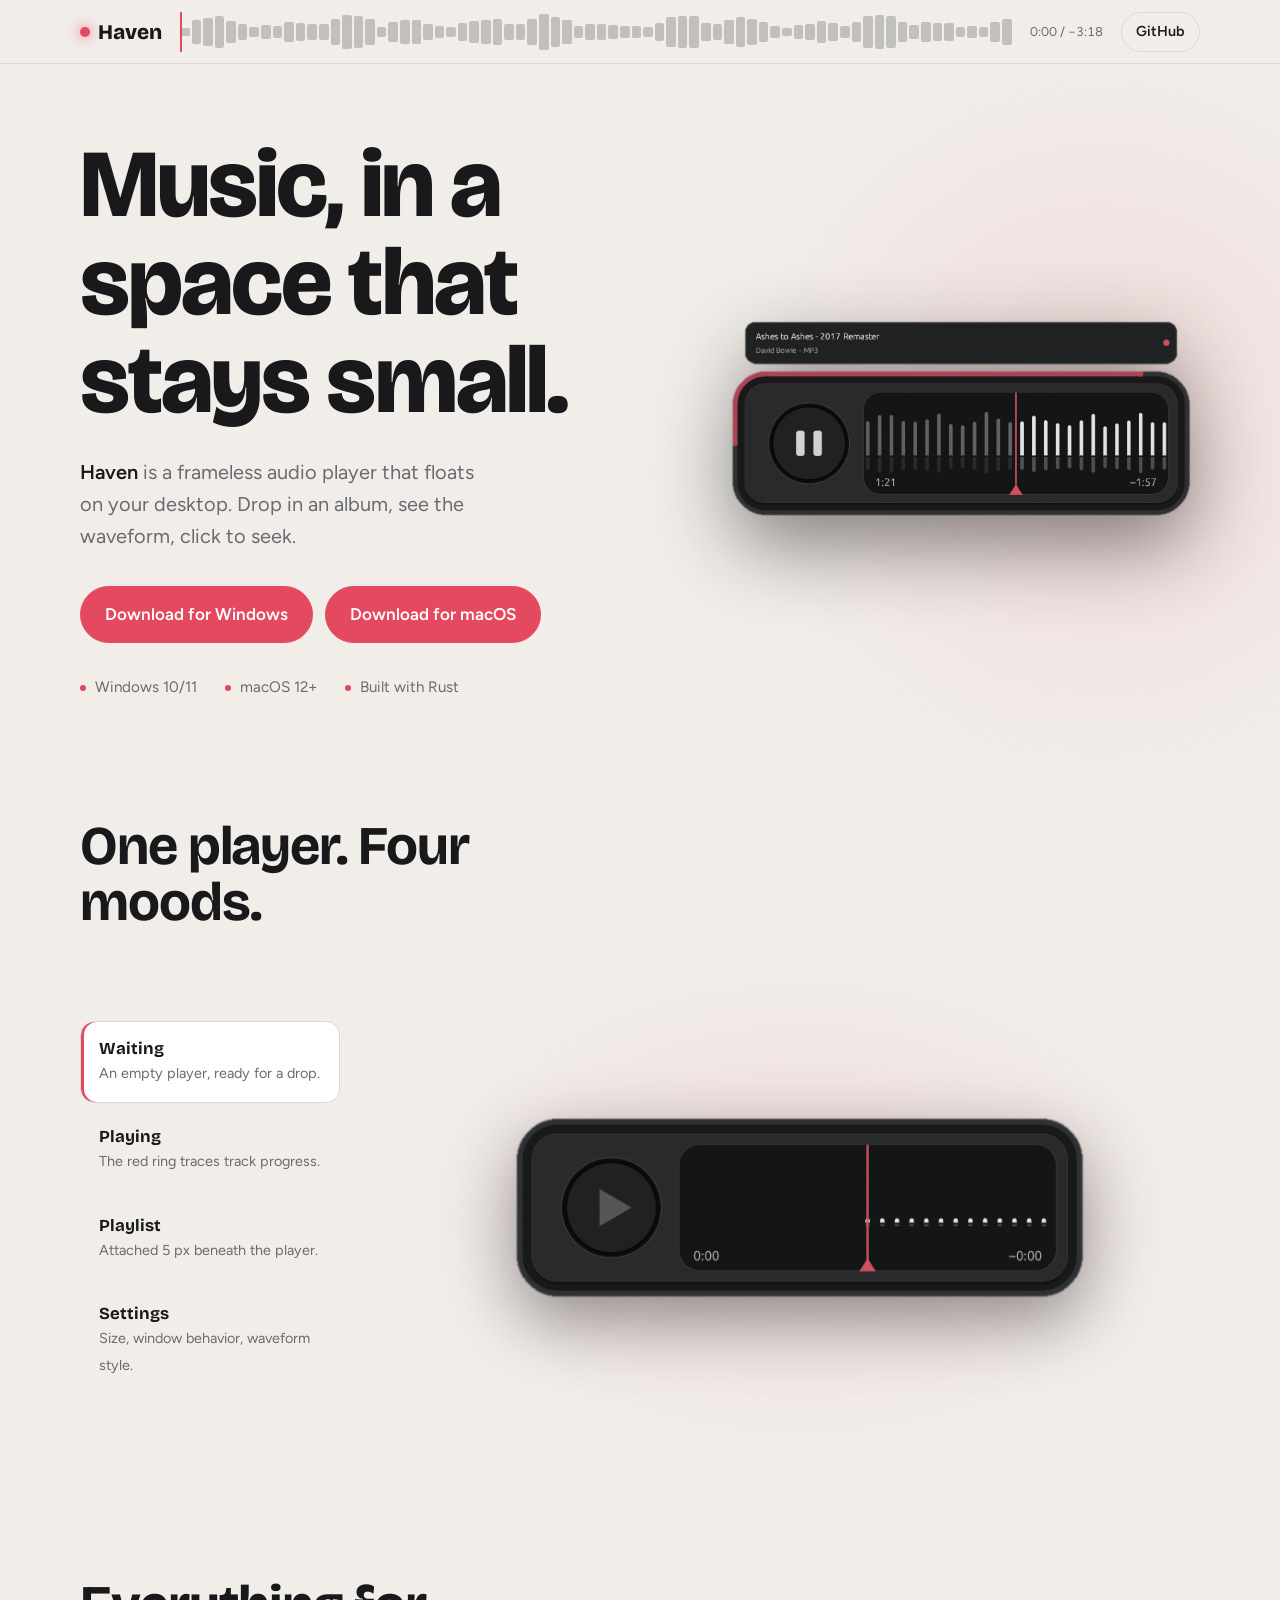
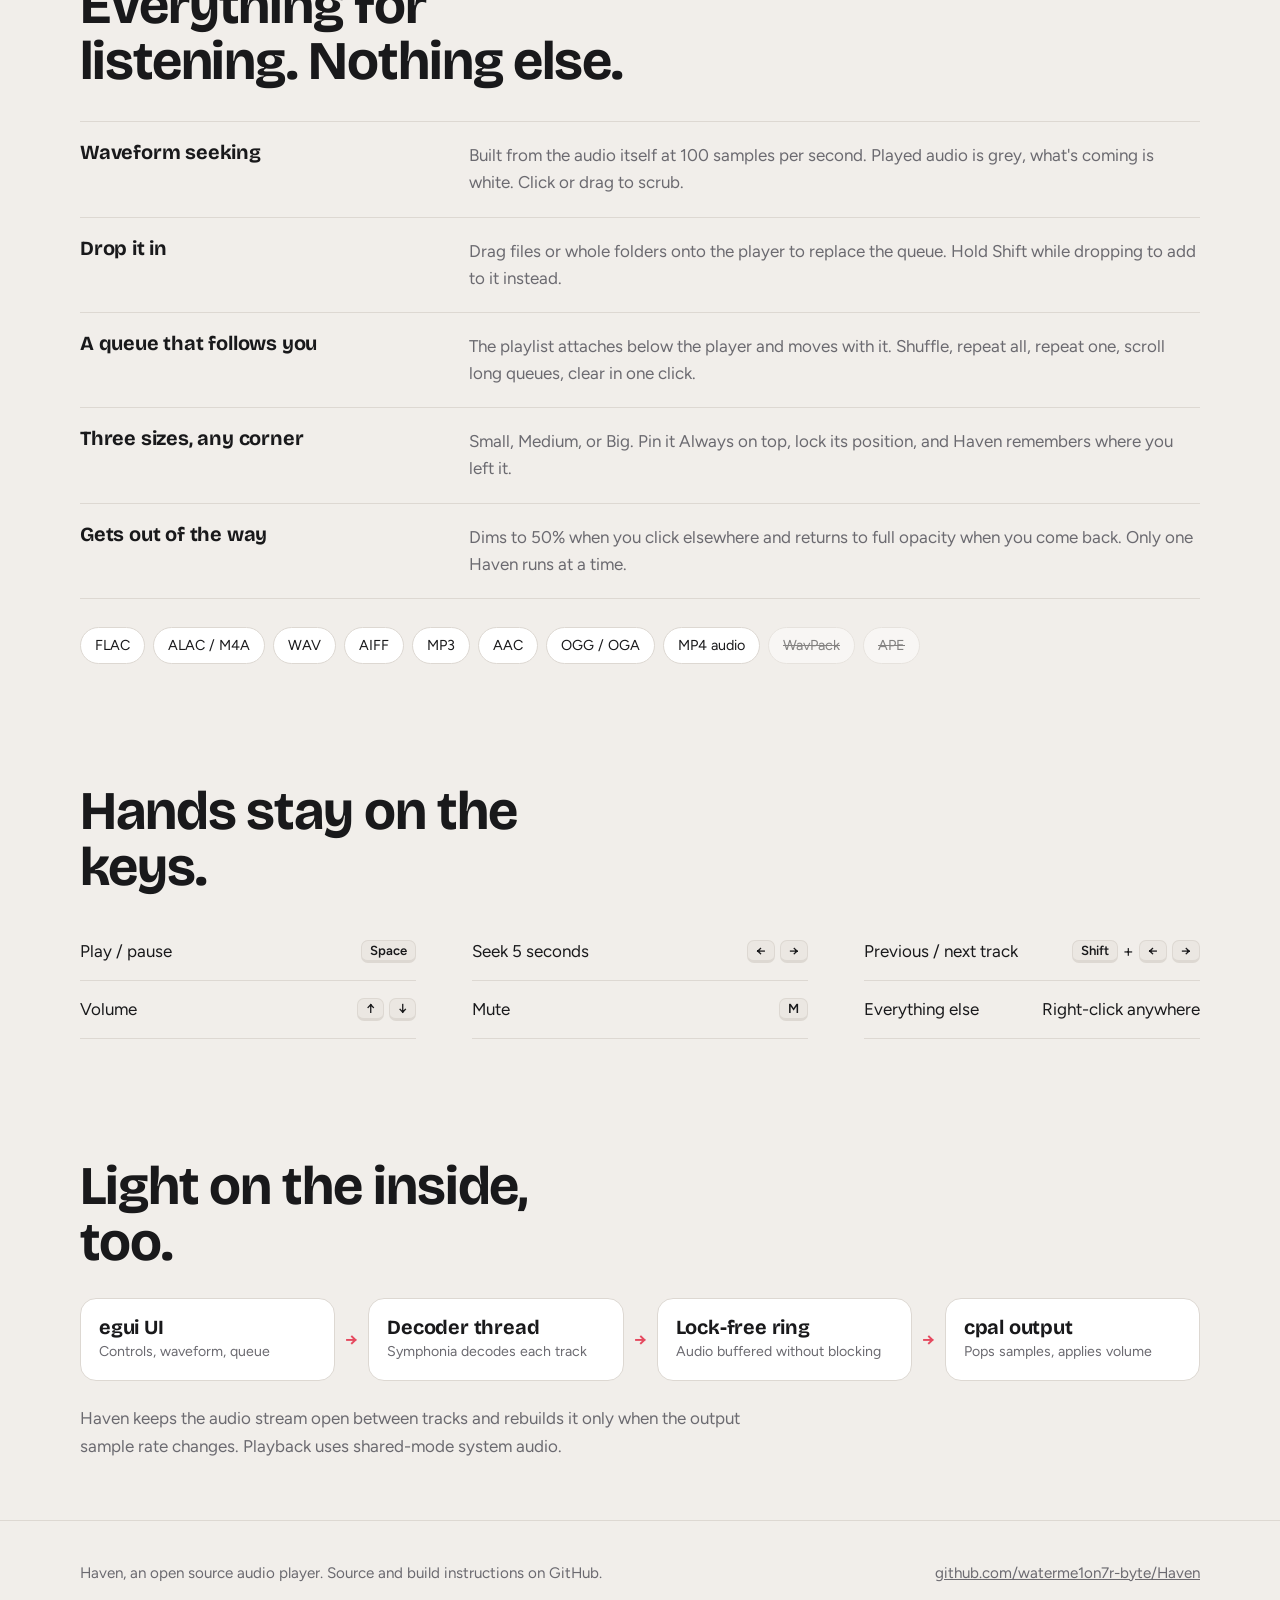
<file: index.html>
<!DOCTYPE html>
<html lang="en">
<head>
<meta charset="utf-8">
<meta name="viewport" content="width=device-width, initial-scale=1, viewport-fit=cover">
<title>Haven: a small floating audio player for Windows and macOS</title>
<meta name="description" content="Haven is a compact, frameless desktop audio player with waveform seeking, a queue, and lossless format support.">
<link rel="preconnect" href="https://fonts.googleapis.com"><link rel="preconnect" href="https://fonts.gstatic.com" crossorigin>
<link href="https://fonts.googleapis.com/css2?family=Bricolage+Grotesque:opsz,wght@12..96,400;12..96,700;12..96,800&family=Figtree:wght@400;500;600&display=swap" rel="stylesheet">
<style>
:root{--bg:#131315;--panel:#1d1d20;--line:#2c2c30;--text:#ece9e6;--mute:#94949b;--red:#e5495f;--glow:rgba(229,73,95,.16);--kbd:#26262a;
--h:"Bricolage Grotesque","Trebuchet MS",system-ui,sans-serif;--b:"Figtree",system-ui,-apple-system,"Segoe UI",sans-serif;
box-sizing:border-box;padding-top:env(safe-area-inset-top,0px);padding-bottom:env(safe-area-inset-bottom,0px)}
@media(prefers-color-scheme:dark){:root:not([data-theme="light"]){color-scheme:dark}}
@media(prefers-color-scheme:light){:root:not([data-theme="dark"]){--bg:#f1eeea;--panel:#fff;--line:#ddd8d2;--text:#19191b;--mute:#6b6a70;--glow:rgba(229,73,95,.12);--kbd:#ebe7e2}}
:root[data-theme="dark"]{color-scheme:dark}
*,*::before,*::after{box-sizing:border-box}
html{scroll-behavior:smooth;scroll-padding-top:calc(72px + env(safe-area-inset-top,0px))}
body{margin:0;background:var(--bg);color:var(--text);font:400 1.0625rem/1.6 var(--b);-webkit-font-smoothing:antialiased}
a{color:inherit}
:focus-visible{outline:2px solid var(--red);outline-offset:3px;border-radius:6px}
.wrap{width:min(1120px,100% - 40px);margin-inline:auto}
h1,h2,h3{font-family:var(--h);line-height:1.02;margin:0;letter-spacing:-.02em}
h1{font-size:clamp(2.7rem,8vw,6rem);font-weight:800}
h2{font-size:clamp(2rem,5vw,3.4rem);font-weight:700;max-width:16ch}
h3{font-size:1.25rem;font-weight:700;letter-spacing:-.01em}
p{margin:0}.mute{color:var(--mute)}
section{padding:clamp(32px,5vw,60px) 0}

/* playhead nav: the page is the song */
.scrub{position:fixed;inset:0 0 auto 0;z-index:20;height:calc(64px + env(safe-area-inset-top,0px));padding-top:env(safe-area-inset-top,0px);background:color-mix(in srgb,var(--bg) 88%,transparent);backdrop-filter:blur(12px);border-bottom:1px solid var(--line)}
.scrub .wrap{height:64px;display:flex;align-items:center;gap:18px}
.logo{font:800 1.3rem var(--h);text-decoration:none;display:flex;align-items:center;gap:8px}
.logo i{width:10px;height:10px;border-radius:50%;background:var(--red);box-shadow:0 0 14px var(--red)}
#wf{flex:1;height:36px;display:flex;align-items:center;gap:2px;cursor:pointer;position:relative;touch-action:none}
#wf b{flex:1;min-width:1px;border-radius:2px;background:var(--mute);opacity:.35;transition:background .15s,opacity .15s}
#wf b.on{background:var(--text);opacity:1}
#ph{position:absolute;top:-2px;bottom:-2px;width:2px;background:var(--red);left:0;pointer-events:none}
.tm{font-size:.8rem;color:var(--mute);font-variant-numeric:tabular-nums;min-width:4.2em;text-align:right}
.gh{font-weight:600;font-size:.9rem;text-decoration:none;border:1px solid var(--line);padding:7px 14px;border-radius:99px;white-space:nowrap}
.gh:hover{border-color:var(--red)}
@media(max-width:620px){.tm{display:none}.gh{padding:6px 11px}}

.hero{padding-top:calc(64px + clamp(36px,6vw,72px));overflow:hidden;position:relative}
.hero::before{content:"";position:absolute;width:760px;height:760px;right:-200px;top:40px;background:radial-gradient(closest-side,var(--glow),transparent);pointer-events:none}
.hero .wrap{display:grid;grid-template-columns:1.1fr .9fr;gap:40px;align-items:center;position:relative}
.hero p.lead{font-size:1.25rem;max-width:32ch;margin:26px 0 34px;color:var(--mute)}
.hero p.lead strong{color:var(--text);font-weight:600}
.btns{display:flex;flex-wrap:wrap;gap:12px}
.btn{display:inline-block;font-weight:600;text-decoration:none;padding:14px 24px;border-radius:99px;border:1px solid var(--line);transition:transform .15s,background .15s}
.btn.pri{background:var(--red);border-color:var(--red);color:#fff}
.btn:hover{transform:translateY(-2px)}
.btn:not(.pri):hover{border-color:var(--text)}
.stage img{width:100%;height:auto;display:block;filter:drop-shadow(0 30px 40px rgba(0,0,0,.45));animation:fl 7s ease-in-out infinite}
@keyframes fl{50%{transform:translateY(-12px) rotate(-1deg)}}
@media(max-width:820px){.hero .wrap{grid-template-columns:1fr}.stage{max-width:440px}}

.facts{display:flex;flex-wrap:wrap;gap:10px 28px;margin-top:32px;color:var(--mute);font-size:.95rem}
.facts span::before{content:"";display:inline-block;width:6px;height:6px;border-radius:50%;background:var(--red);margin-right:9px;vertical-align:middle}

/* gallery */
.gal{display:grid;grid-template-columns:260px 1fr;gap:clamp(24px,5vw,64px);margin-top:28px;align-items:center}
.tabs{display:flex;flex-direction:column;gap:6px}
.tab{all:unset;cursor:pointer;padding:16px 18px;border-radius:14px;border:1px solid transparent;transition:background .2s}
.tab strong{display:block;font:700 1.05rem var(--h)}
.tab span{font-size:.9rem;color:var(--mute)}
.tab:hover{background:var(--panel)}
.tab[aria-selected=true]{background:var(--panel);border-color:var(--line);box-shadow:inset 3px 0 0 var(--red)}
.tab:focus-visible{outline:2px solid var(--red)}
.view{min-height:500px;display:grid;place-items:center;background:radial-gradient(closest-side,var(--glow),transparent);border-radius:30px}
.view img{max-width:min(100%,600px);max-height:500px;width:auto;height:auto;filter:drop-shadow(0 24px 34px rgba(0,0,0,.4));animation:in .35s ease}
@keyframes in{from{opacity:0;transform:scale(.96)}}
@media(max-width:820px){.gal{grid-template-columns:1fr}.tabs{flex-direction:row;overflow-x:auto;gap:8px;padding-bottom:4px}.tab{flex:0 0 auto;padding:12px 16px}.tab span{display:none}.view{min-height:340px}}

/* features: a ruled list, not cards */
.feat{margin-top:32px;border-top:1px solid var(--line)}
.row{display:grid;grid-template-columns:minmax(180px,1fr) 2fr;gap:24px;padding:20px 0;border-bottom:1px solid var(--line)}
@media(max-width:700px){.row{grid-template-columns:1fr;gap:6px}}
.fm{display:flex;flex-wrap:wrap;gap:8px;margin-top:28px}
.fm span{padding:6px 14px;border:1px solid var(--line);border-radius:99px;font-size:.9rem;background:var(--panel)}
.fm span.no{opacity:.5;text-decoration:line-through}

/* controls */
.keys{display:grid;grid-template-columns:repeat(auto-fit,minmax(260px,1fr));gap:0 56px;margin-top:28px}
.k{display:flex;justify-content:space-between;align-items:center;gap:16px;padding:15px 0;border-bottom:1px solid var(--line)}
kbd{font:600 .82rem var(--b);background:var(--kbd);border:1px solid var(--line);border-bottom-width:3px;border-radius:7px;padding:2px 8px;white-space:nowrap}
.k div{display:flex;gap:5px;flex-wrap:wrap;justify-content:flex-end;align-items:center}

/* build */
.os{display:flex;gap:8px;margin:40px 0 16px}
.os button{all:unset;cursor:pointer;padding:9px 20px;border-radius:99px;border:1px solid var(--line);font-weight:600}
.os button[aria-selected=true]{background:var(--text);color:var(--bg);border-color:var(--text)}
.os button:focus-visible{outline:2px solid var(--red);outline-offset:3px}
pre{margin:0;background:var(--panel);border:1px solid var(--line);border-radius:16px;padding:22px;overflow-x:auto;font:.9rem/1.7 ui-monospace,SFMono-Regular,Consolas,monospace;position:relative}
.cp{position:absolute;right:12px;top:12px;all:unset;cursor:pointer;font:600 .78rem var(--b);padding:5px 12px;border:1px solid var(--line);border-radius:99px;background:var(--bg)}
.pane{display:none}.pane.on{display:block}
.pane ol{padding-left:20px;margin:0 0 20px;color:var(--mute)}

/* architecture */
.flow{display:flex;flex-wrap:wrap;align-items:stretch;gap:10px;margin-top:28px}
.node{flex:1 1 150px;padding:18px;border-radius:16px;background:var(--panel);border:1px solid var(--line)}
.node small{display:block;color:var(--mute);margin-top:4px;line-height:1.45}
.arr{align-self:center;color:var(--red);font-weight:700}
@media(max-width:700px){.arr{display:none}}
footer{border-top:1px solid var(--line);padding:40px 0 56px;color:var(--mute);font-size:.95rem}
footer .wrap{display:flex;flex-wrap:wrap;justify-content:space-between;gap:12px}
@media(prefers-reduced-motion:reduce){*{animation:none!important;transition:none!important}html{scroll-behavior:auto}}
</style>
</head>
<body>
<header class="scrub">
  <div class="wrap">
    <a class="logo" href="#top" aria-label="Haven home"><i></i>Haven</a>
    <div id="wf" role="slider" aria-label="Scroll through the page like a track" aria-valuemin="0" aria-valuemax="100" aria-valuenow="0" tabindex="0"><div id="ph"></div></div>
    <span class="tm" id="tm">0:00</span>
    <a class="gh" href="https://github.com/waterme1on7r-byte/Haven">GitHub</a>
  </div>
</header>

<main id="top">
<section class="hero">
  <div class="wrap">
    <div>
      <h1>Music, in a space that stays small.</h1>
      <p class="lead"><strong>Haven</strong> is a frameless audio player that floats on your desktop. Drop in an album, see the waveform, click to seek.</p>
      <div class="btns">
        <a class="btn pri" href="https://github.com/waterme1on7r-byte/Haven/releases/latest">Download for Windows</a>
        <a class="btn pri" href="https://github.com/waterme1on7r-byte/Haven/releases/latest">Download for macOS</a>
      </div>
      <div class="facts"><span>Windows 10/11</span><span>macOS 12+</span><span>Built with Rust</span></div>
    </div>
    <div class="stage"><img src="[data-uri]" width="651" height="285" alt="Haven playing Ashes to Ashes by David Bowie, with waveform and red playhead"></div>
  </div>
</section>

<section id="preview">
  <div class="wrap">
    <h2>One player. Four moods.</h2>
    <div class="gal">
      <div class="tabs" role="tablist" aria-label="Haven screens">
        <button class="tab" role="tab" aria-selected="true" data-i="idle"><strong>Waiting</strong><span>An empty player, ready for a drop.</span></button>
        <button class="tab" role="tab" aria-selected="false" data-i="compact"><strong>Playing</strong><span>The red ring traces track progress.</span></button>
        <button class="tab" role="tab" aria-selected="false" data-i="playlist"><strong>Playlist</strong><span>Attached 5 px beneath the player.</span></button>
        <button class="tab" role="tab" aria-selected="false" data-i="settings"><strong>Settings</strong><span>Size, window behavior, waveform style.</span></button>
      </div>
      <div class="view" aria-live="polite"><img id="shot" alt=""></div>
    </div>
  </div>
</section>

<section id="features">
  <div class="wrap">
    <h2>Everything for listening. Nothing else.</h2>
    <div class="feat">
      <div class="row"><h3>Waveform seeking</h3><p class="mute">Built from the audio itself at 100 samples per second. Played audio is grey, what's coming is white. Click or drag to scrub.</p></div>
      <div class="row"><h3>Drop it in</h3><p class="mute">Drag files or whole folders onto the player to replace the queue. Hold Shift while dropping to add to it instead.</p></div>
      <div class="row"><h3>A queue that follows you</h3><p class="mute">The playlist attaches below the player and moves with it. Shuffle, repeat all, repeat one, scroll long queues, clear in one click.</p></div>
      <div class="row"><h3>Three sizes, any corner</h3><p class="mute">Small, Medium, or Big. Pin it Always on top, lock its position, and Haven remembers where you left it.</p></div>
      <div class="row"><h3>Gets out of the way</h3><p class="mute">Dims to 50% when you click elsewhere and returns to full opacity when you come back. Only one Haven runs at a time.</p></div>
    </div>
    <div class="fm" aria-label="Supported formats"><span>FLAC</span><span>ALAC / M4A</span><span>WAV</span><span>AIFF</span><span>MP3</span><span>AAC</span><span>OGG / OGA</span><span>MP4 audio</span><span class="no">WavPack</span><span class="no">APE</span></div>
  </div>
</section>

<section id="controls">
  <div class="wrap">
    <h2>Hands stay on the keys.</h2>
    <div class="keys">
      <div class="k">Play / pause<div><kbd>Space</kbd></div></div>
      <div class="k">Seek 5 seconds<div><kbd>←</kbd><kbd>→</kbd></div></div>
      <div class="k">Previous / next track<div><kbd>Shift</kbd>+<kbd>←</kbd><kbd>→</kbd></div></div>
      <div class="k">Volume<div><kbd>↑</kbd><kbd>↓</kbd></div></div>
      <div class="k">Mute<div><kbd>M</kbd></div></div>
      <div class="k">Everything else<div>Right-click anywhere</div></div>
    </div>
  </div>
</section>

<section id="inside">
  <div class="wrap">
    <h2>Light on the inside, too.</h2>
    <div class="flow">
      <div class="node"><h3>egui UI</h3><small>Controls, waveform, queue</small></div><span class="arr">→</span>
      <div class="node"><h3>Decoder thread</h3><small>Symphonia decodes each track</small></div><span class="arr">→</span>
      <div class="node"><h3>Lock-free ring</h3><small>Audio buffered without blocking</small></div><span class="arr">→</span>
      <div class="node"><h3>cpal output</h3><small>Pops samples, applies volume</small></div>
    </div>
    <p class="mute" style="margin-top:24px;max-width:62ch">Haven keeps the audio stream open between tracks and rebuilds it only when the output sample rate changes. Playback uses shared-mode system audio.</p>
  </div>
</section>
</main>

<footer><div class="wrap"><span>Haven, an open source audio player. Source and build instructions on GitHub.</span><a href="https://github.com/waterme1on7r-byte/Haven">github.com/waterme1on7r-byte/Haven</a></div></footer>

<script>
const IMG={idle:"[data-uri]",compact:"[data-uri]",playlist:"[data-uri]",settings:"[data-uri]"};
const ALT={idle:"Haven idle at 0:00 with an empty waveform",compact:"Haven playing with a red progress ring",playlist:"Haven with the playlist panel open below the player",settings:"Haven settings for window, size and waveform style"};
const shot=document.getElementById("shot");
function show(k){shot.src=IMG[k];shot.alt=ALT[k];shot.style.animation="none";shot.offsetWidth;shot.style.animation=""}
show("idle");
document.querySelectorAll(".tab").forEach(t=>t.onclick=()=>{document.querySelectorAll(".tab").forEach(x=>x.setAttribute("aria-selected",x===t));show(t.dataset.i)});
document.querySelectorAll(".os button").forEach(b=>b.onclick=()=>{document.querySelectorAll(".os button").forEach(x=>x.setAttribute("aria-selected",x===b));document.querySelectorAll(".pane").forEach(p=>p.classList.toggle("on",p.id===b.dataset.os))});
document.querySelectorAll(".cp").forEach(c=>c.onclick=async()=>{try{await navigator.clipboard.writeText(c.parentNode.querySelector("code").innerText);c.textContent="Copied";setTimeout(()=>c.textContent="Copy",1400)}catch(e){c.textContent="Select text"}});
/* page-as-track scrubber */
const wf=document.getElementById("wf"),ph=document.getElementById("ph"),tm=document.getElementById("tm");
const N=72,bars=[];for(let i=0;i<N;i++){const b=document.createElement("b");const h=22+Math.abs(Math.sin(i*.55)*Math.cos(i*.21))*70+(i*7%13);b.style.height=Math.min(100,h)+"%";wf.insertBefore(b,ph);bars.push(b)}
const TOTAL=198,f=s=>Math.floor(s/60)+":"+String(Math.floor(s%60)).padStart(2,"0");
function upd(){const m=document.documentElement.scrollHeight-innerHeight,p=m>0?scrollY/m:0;ph.style.left=(p*100)+"%";bars.forEach((b,i)=>b.classList.toggle("on",i/N<p));tm.textContent=f(p*TOTAL)+" / −"+f((1-p)*TOTAL);wf.setAttribute("aria-valuenow",Math.round(p*100))}
function seek(x){const r=wf.getBoundingClientRect(),p=Math.min(1,Math.max(0,(x-r.left)/r.width));scrollTo({top:p*(document.documentElement.scrollHeight-innerHeight),behavior:"auto"})}
let d=false;wf.addEventListener("pointerdown",e=>{d=true;wf.setPointerCapture(e.pointerId);seek(e.clientX)});wf.addEventListener("pointermove",e=>d&&seek(e.clientX));wf.addEventListener("pointerup",()=>d=false);
wf.addEventListener("keydown",e=>{if(e.key==="ArrowRight")scrollBy(0,innerHeight*.2);if(e.key==="ArrowLeft")scrollBy(0,-innerHeight*.2)});
addEventListener("scroll",upd,{passive:true});addEventListener("resize",upd);upd();
</script>
</body>
</html>
</file>
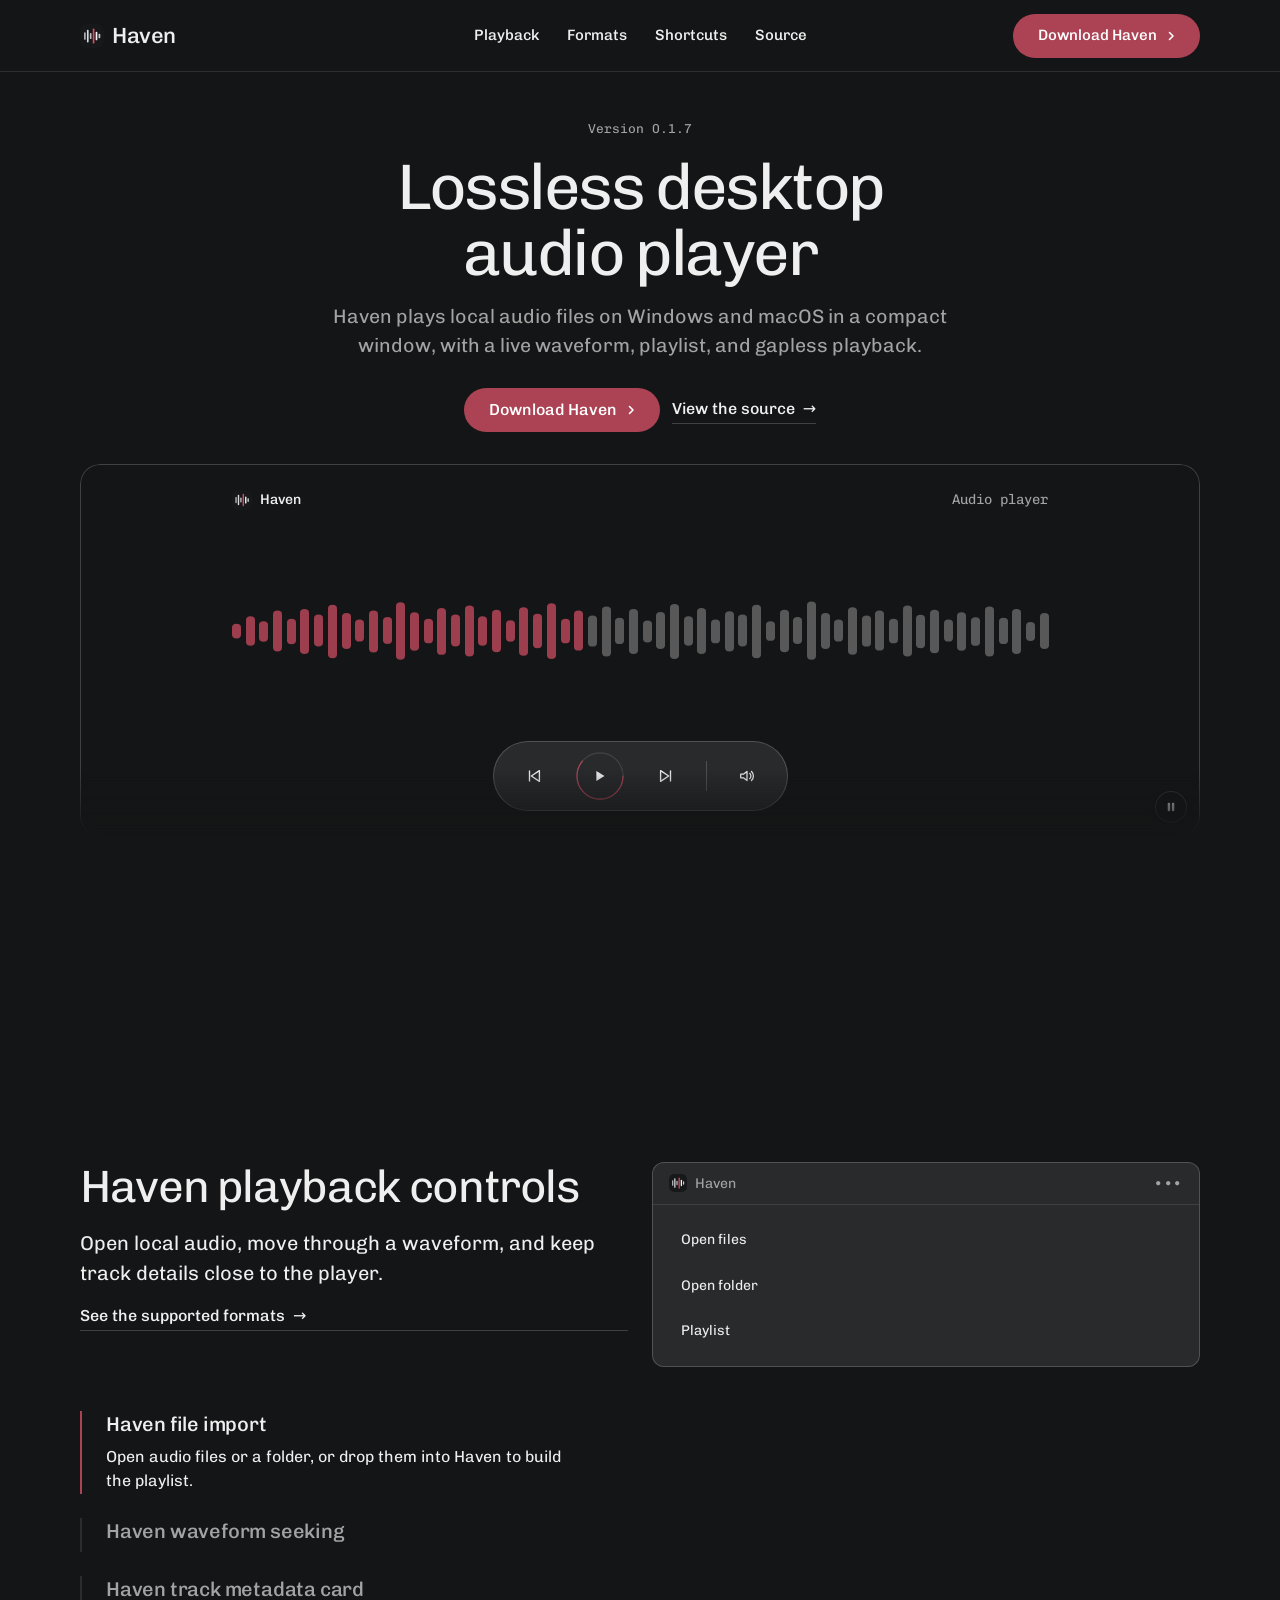
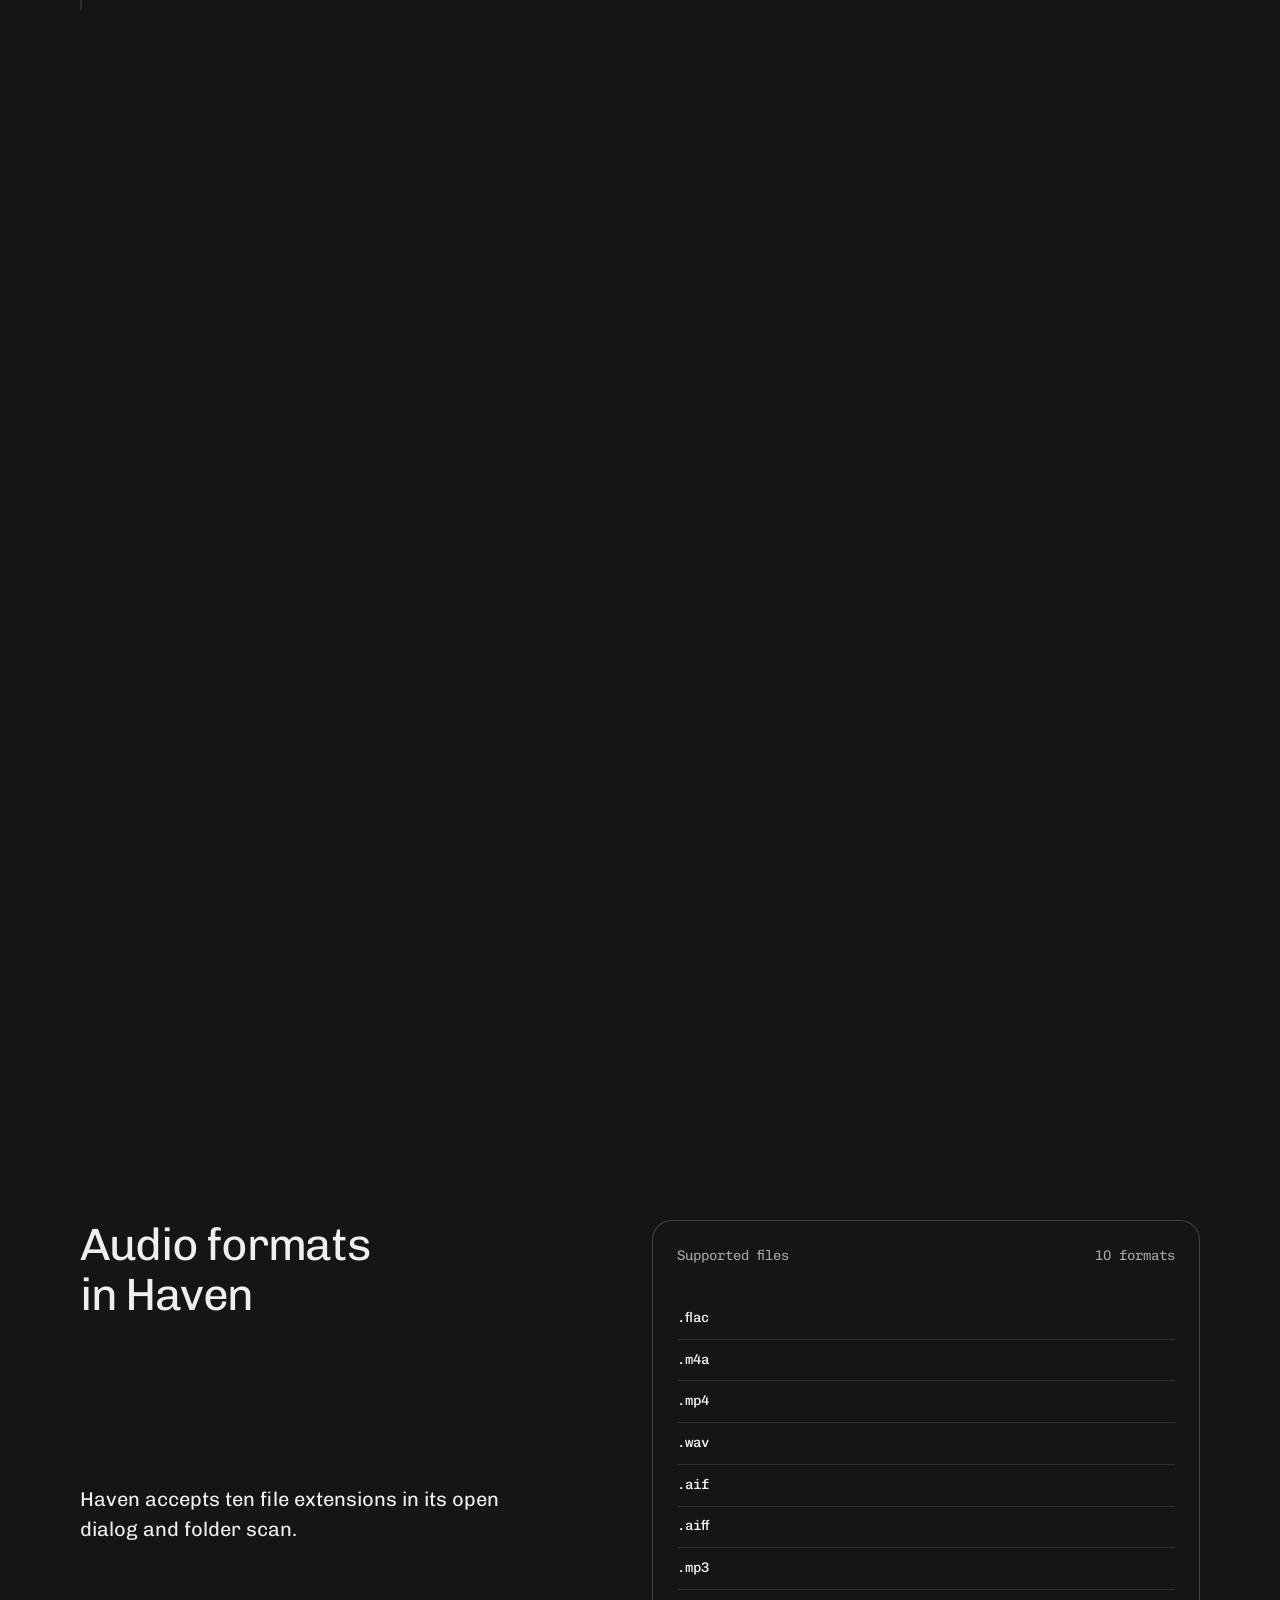
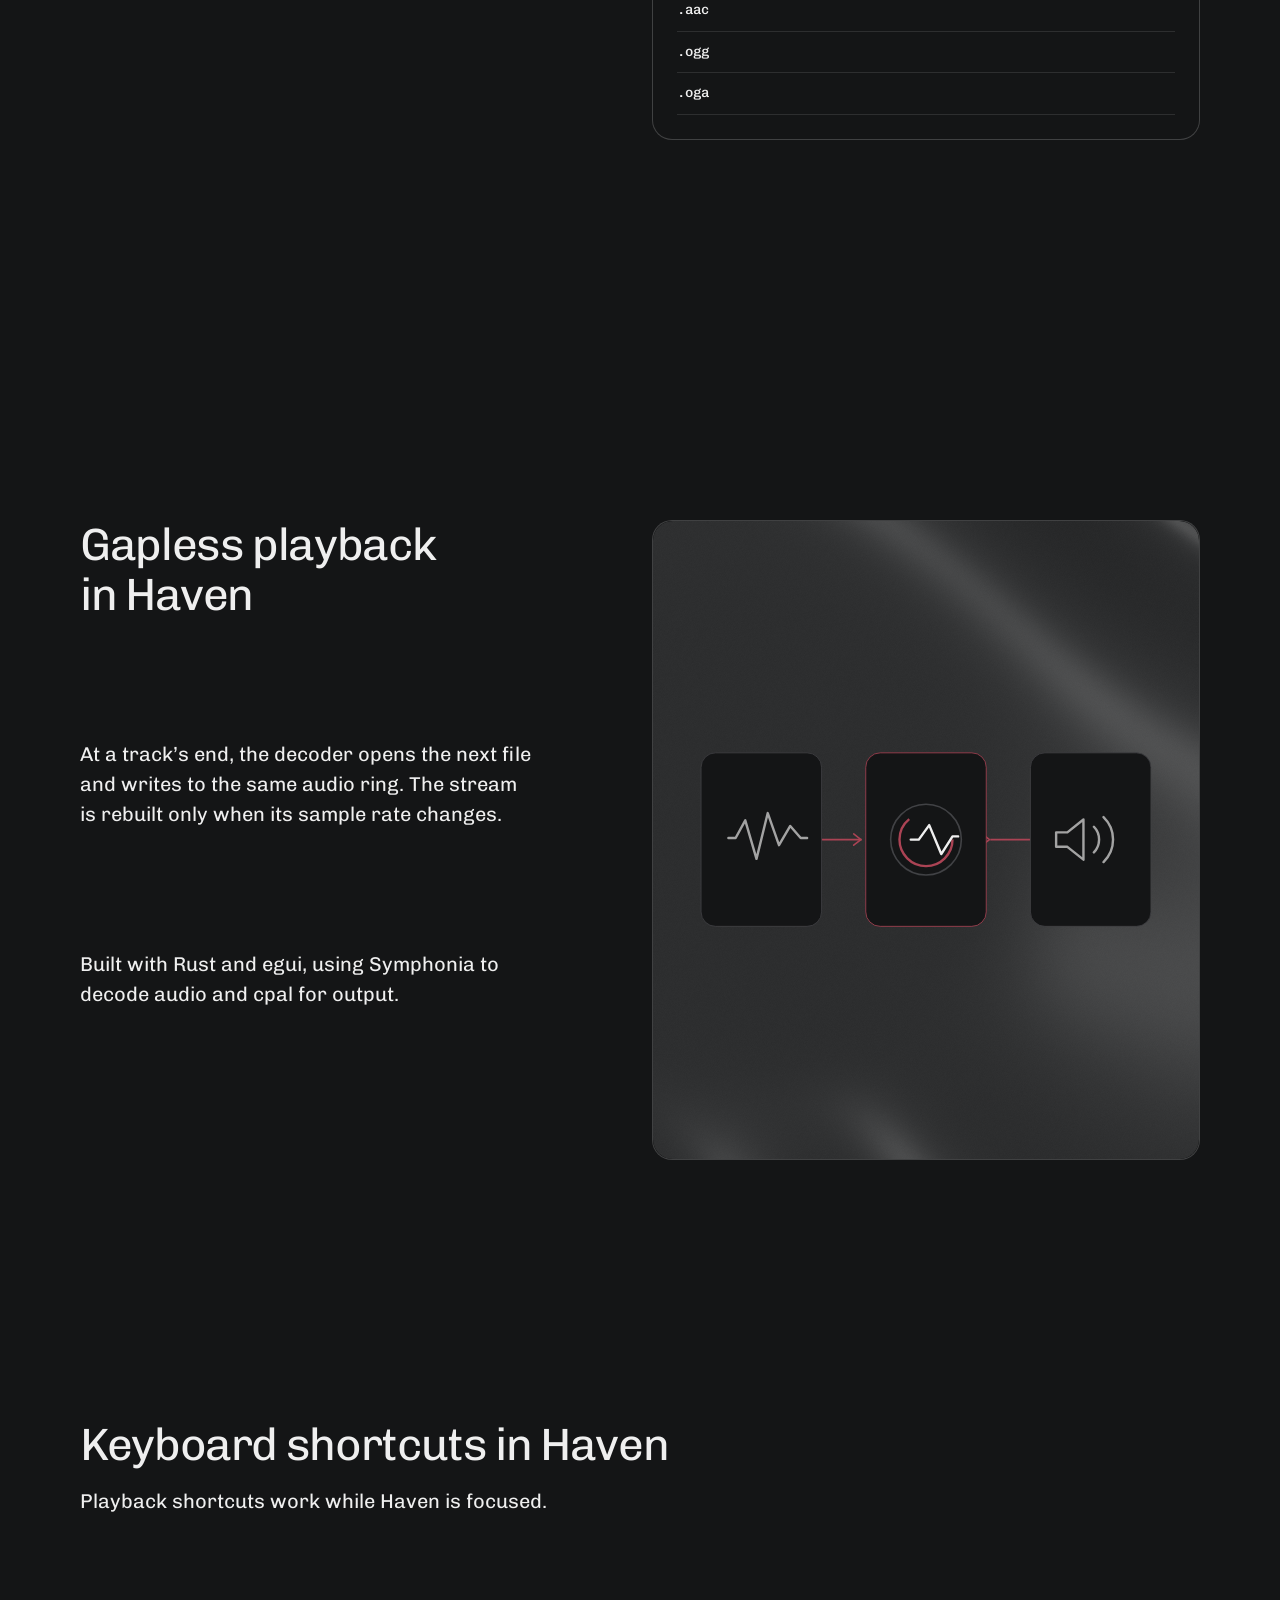
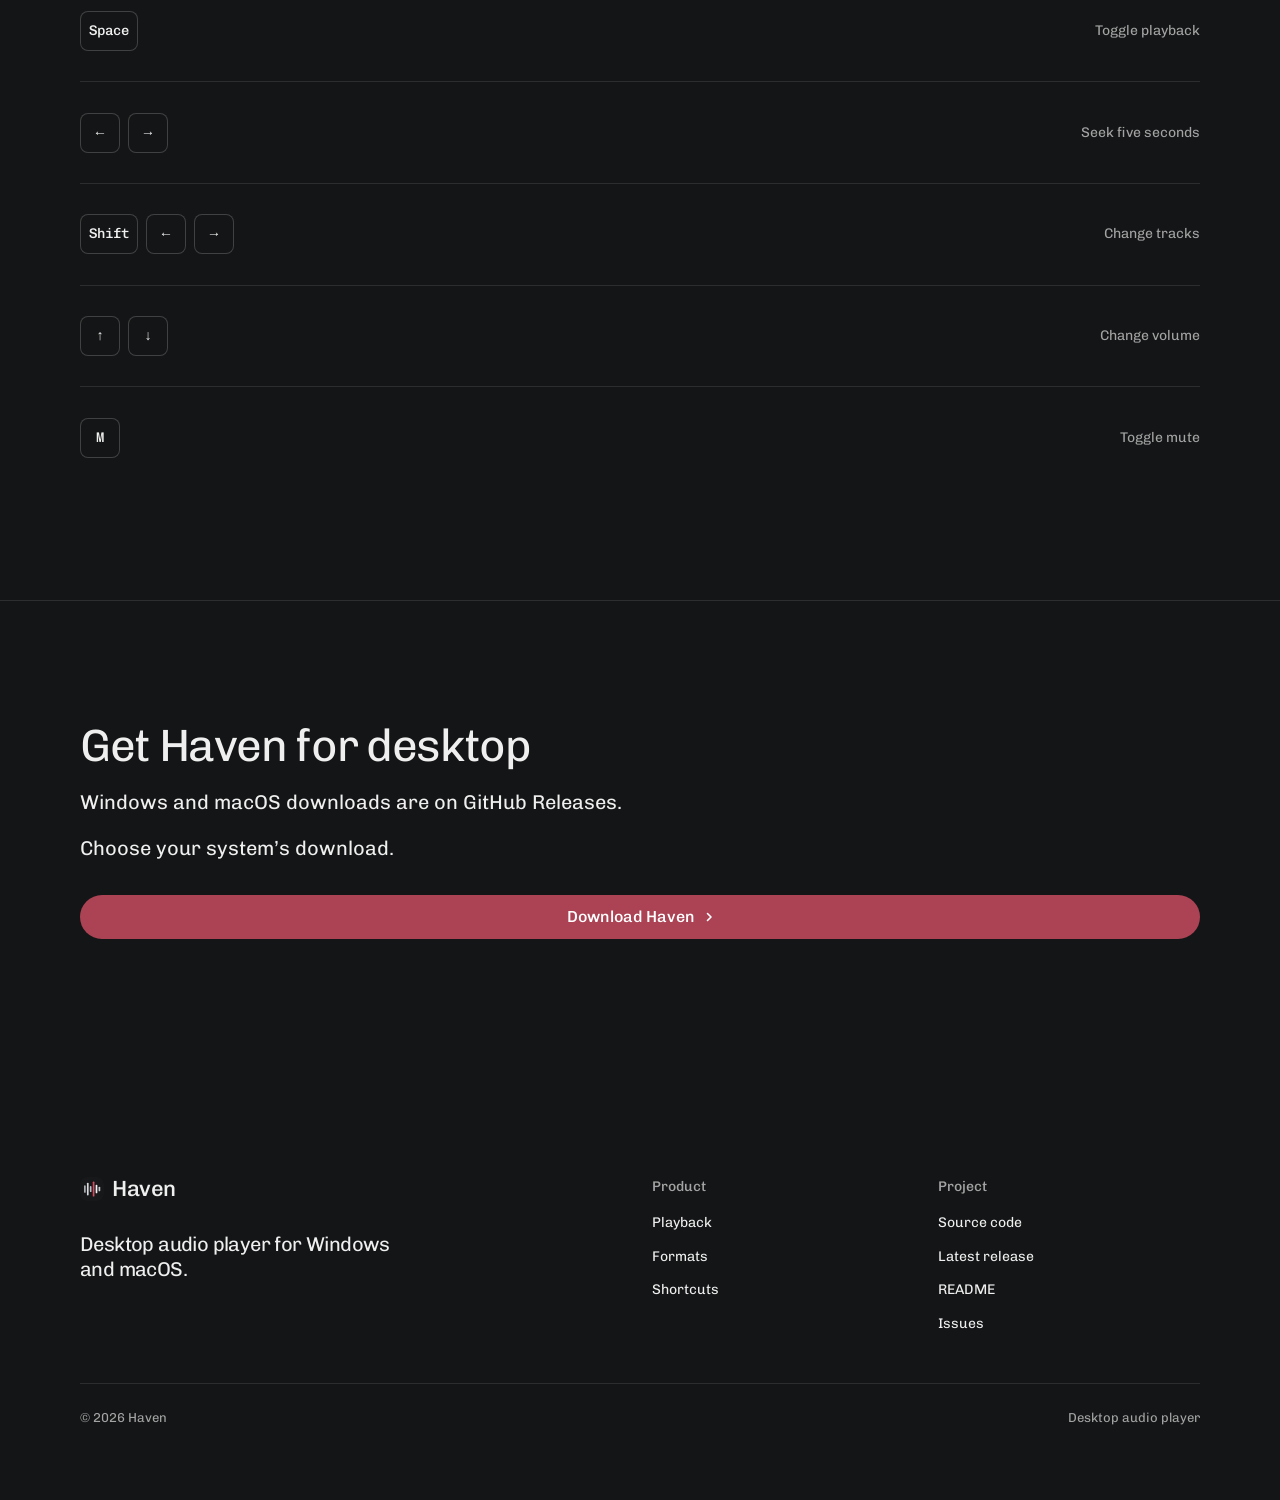
<file: site/index.html>
<!doctype html>
<html lang="en" data-type="software" data-radius="soft" data-buttons="pill" data-motion>
<head>
  <meta charset="utf-8">
  <meta name="viewport" content="width=device-width, initial-scale=1, viewport-fit=cover">
  <title>Haven: lossless audio player for Windows and macOS</title>
  <meta name="description" content="Haven plays local audio files in a compact desktop player with a waveform, playlist, and gapless playback.">
  <meta name="site-kind" content="software">
  <meta name="page-type" content="software">
  <meta property="og:type" content="website">
  <meta property="og:title" content="Haven: lossless audio player for Windows and macOS">
  <meta property="og:description" content="A compact desktop player for local audio, with a waveform, playlist, and gapless playback.">
  <meta property="og:image" content="share.jpg">
  <meta name="twitter:card" content="summary_large_image">
  <meta name="theme-color" content="#141516">
  <link rel="icon" href="assets/haven.svg" type="image/svg+xml">
  <!-- <link rel="canonical" href="https://waterme1on7r-byte.github.io/Haven/"> -->
  <link rel="preconnect" href="https://fonts.googleapis.com">
  <link rel="preconnect" href="https://fonts.gstatic.com" crossorigin>
  <link href="https://fonts.googleapis.com/css2?family=Chivo:wght@400..700&family=Chivo+Mono:wght@400..500&display=swap" rel="stylesheet">
  <link rel="stylesheet" href="assets/system.css">
  <link rel="stylesheet" href="assets/ui/cards.css">
  <link rel="stylesheet" href="assets/motion/motion.css">
  <link rel="stylesheet" href="assets/backgrounds/backgrounds.css">
  <link rel="stylesheet" href="assets/layout/layout.css">
  <link rel="stylesheet" href="assets/icons/icon.css">
  <style>
    :root {
      --p-bg: #141516; --p-surface: #292a2c; --p-ink: #efefef; --p-muted: #a3a3a3;
      --p-accent: #ab4354; --p-accent-ink: #ffffff; --p-action: #ab4354; --p-action-ink: #ffffff;
      --p-inv-bg: #efefef; --p-inv-surface: #dddede; --p-inv-ink: #141516; --p-inv-muted: #5e5e5f;
      --p-inv-accent: #ab4354; --p-inv-accent-ink: #ffffff; --p-inv-action: #ab4354; --p-inv-action-ink: #ffffff;
      --font-display: "Chivo", system-ui, sans-serif;
      --font-text: "Chivo", system-ui, sans-serif;
      --font-mono: "Chivo Mono", ui-monospace, "SFMono-Regular", Menlo, Consolas, monospace;
      --display-weight: 400;
      --display-tracking: -0.03em;
      --display-tracking-xl: -0.04em;
      --ly-scale: 0.96;
    }
  </style>
  <link rel="stylesheet" href="assets/ui/base.css">
  <link rel="stylesheet" href="assets/moments/pinned-chapters/moment.css">
  <link rel="stylesheet" href="haven.css">
  <script src="assets/backgrounds/backgrounds.js"></script>
  <script>document.documentElement.classList.add('m-enter');setTimeout(()=>document.documentElement.classList.add('m-enter-done'),700)</script>
  <script>document.documentElement.classList.add('mo-js');setTimeout(()=>document.documentElement.classList.add('mo-safe'),2500)</script>
  <link rel="modulepreload" href="assets/moments/moments.js">
  <link rel="modulepreload" href="assets/moments/lib.js">
  <link rel="modulepreload" href="assets/moments/pinned-chapters/moment.js">
</head>
<body>
  <header class="nav nav--centre">
    <div class="wrap nav__bar">
      <a class="skip-link" href="#top">Skip to content</a>
      <a class="nav__logo" href="#top"><img class="brand-mark" src="assets/haven.svg" alt="">Haven</a>
      <nav class="nav__links" aria-label="Main">
        <div class="nav__item"><a class="nav__link" href="#playback">Playback</a></div>
        <div class="nav__item"><a class="nav__link" href="#formats">Formats</a></div>
        <div class="nav__item"><a class="nav__link" href="#controls">Shortcuts</a></div>
        <div class="nav__item"><a class="nav__link" href="https://github.com/waterme1on7r-byte/Haven">Source</a></div>
      </nav>
      <div class="nav__actions">
        <a class="btn btn--primary" href="https://github.com/waterme1on7r-byte/Haven/releases/latest">Download Haven</a>
      </div>
      <button class="nav__toggle" type="button" aria-expanded="false" aria-label="Menu">
        <svg width="18" height="18" viewBox="0 0 18 18" aria-hidden="true"><path d="M2 5h14M2 13h14" stroke="currentColor" stroke-width="1.6" stroke-linecap="round"/></svg>
      </button>
    </div>
  </header>

  <main id="top">
    <section class="hero hero--centred" data-enter aria-labelledby="hero-h">
      <div class="wrap">
        <div class="hero-text">
          <div class="hero__c">
            <p class="hero__version">Version 0.1.7</p>
            <h1 id="hero-h">Lossless desktop audio player</h1>
            <p class="hero__lead">Haven plays local audio files on Windows and macOS in a compact window, with a live waveform, playlist, and gapless playback.</p>
            <div class="btn-row">
              <a class="btn btn--primary" href="https://github.com/waterme1on7r-byte/Haven/releases/latest">Download Haven<svg class="m-arrow" viewBox="0 0 12 12" aria-hidden="true"><path class="m-arrow__stem" d="M1 6h8"/><path class="m-arrow__head" d="M4.5 2.5 8 6l-3.5 3.5"/></svg></a>
              <a class="link" href="https://github.com/waterme1on7r-byte/Haven">View the source</a>
            </div>
          </div>
          <div class="hero__window" data-ui-pause-host>
            <div class="player-window" role="img" aria-label="Haven player with a moving waveform, progress ring, and transport controls">
              <div class="player-window__top" aria-hidden="true">
                <span class="player-window__brand"><img src="assets/haven.svg" alt="">Haven</span>
                <span class="player-window__state">Audio player</span>
              </div>
              <div class="player-window__wave" data-wave-loop data-m-loop aria-hidden="true">
                <span style="--level:.24"></span><span style="--level:.48"></span><span style="--level:.33"></span><span style="--level:.66"></span>
                <span style="--level:.41"></span><span style="--level:.72"></span><span style="--level:.52"></span><span style="--level:.86"></span>
                <span style="--level:.58"></span><span style="--level:.36"></span><span style="--level:.67"></span><span style="--level:.44"></span>
                <span style="--level:.93"></span><span style="--level:.62"></span><span style="--level:.4"></span><span style="--level:.75"></span>
                <span style="--level:.52"></span><span style="--level:.82"></span><span style="--level:.47"></span><span style="--level:.68"></span>
                <span style="--level:.34"></span><span style="--level:.78"></span><span style="--level:.55"></span><span style="--level:.9"></span>
                <span style="--level:.4"></span><span style="--level:.65"></span><span style="--level:.5"></span><span style="--level:.8"></span>
                <span style="--level:.42"></span><span style="--level:.72"></span><span style="--level:.35"></span><span style="--level:.6"></span>
                <span style="--level:.88"></span><span style="--level:.48"></span><span style="--level:.74"></span><span style="--level:.38"></span>
                <span style="--level:.64"></span><span style="--level:.52"></span><span style="--level:.86"></span><span style="--level:.32"></span>
                <span style="--level:.68"></span><span style="--level:.44"></span><span style="--level:.94"></span><span style="--level:.58"></span>
                <span style="--level:.36"></span><span style="--level:.76"></span><span style="--level:.5"></span><span style="--level:.65"></span>
                <span style="--level:.4"></span><span style="--level:.82"></span><span style="--level:.54"></span><span style="--level:.7"></span>
                <span style="--level:.36"></span><span style="--level:.62"></span><span style="--level:.46"></span><span style="--level:.8"></span>
                <span style="--level:.42"></span><span style="--level:.72"></span><span style="--level:.3"></span><span style="--level:.58"></span>
              </div>
              <div class="player-window__pill">
                <span class="player-window__transport" aria-hidden="true">
                  <svg viewBox="0 0 20 20"><path d="M5 4v12M16 4 7 10l9 6z" fill="none" stroke="currentColor" stroke-width="1.5" stroke-linejoin="round"/></svg>
                </span>
                <span class="player-window__progress" aria-hidden="true">
                  <svg viewBox="0 0 88 88"><circle class="progress-track" cx="44" cy="44" r="39"/><circle class="progress-value" cx="44" cy="44" r="39"/></svg>
                  <span class="player-window__play"><svg viewBox="0 0 20 20"><path d="M6 4.5v11l9-5.5z" fill="currentColor"/></svg></span>
                </span>
                <span class="player-window__transport" aria-hidden="true">
                  <svg viewBox="0 0 20 20"><path d="M15 4v12M4 4l9 6-9 6z" fill="none" stroke="currentColor" stroke-width="1.5" stroke-linejoin="round"/></svg>
                </span>
                <span class="player-window__divider"></span>
                <span class="player-window__volume" aria-hidden="true">
                  <svg viewBox="0 0 20 20"><path d="M3 8v4h3l4 3V5L6 8H3zm10-1a4 4 0 0 1 0 6m2-8a7 7 0 0 1 0 10" fill="none" stroke="currentColor" stroke-width="1.4" stroke-linecap="round" stroke-linejoin="round"/></svg>
                </span>
              </div>
            </div>
          </div>
        </div>
      </div>
    </section>

    <section class="section" id="playback" data-moment="pinned-chapters" style="--h: 2; --hm: 2" aria-labelledby="playback-h">
      <div class="wrap mo-pc__grid">
        <div class="mo-pc__text">
          <div class="section-head">
            <h2 id="playback-h">Haven playback controls</h2>
            <p>Open local audio, move through a waveform, and keep track details close to the player.</p>
            <a class="link" href="#formats">See the supported formats</a>
          </div>
          <ol class="mo-pc__steps">
            <li class="mo-pc__step">
              <h3>Haven file import</h3>
              <p>Open audio files or a folder, or drop them into Haven to build the playlist.</p>
              <figure class="mo-pc__visual">
                <div class="step-screen step-screen--files" role="img" aria-label="Haven menu with controls for opening audio files or a folder">
                  <div class="step-screen__bar" aria-hidden="true"><img src="assets/haven.svg" alt=""><span>Haven</span><span class="step-screen__dots">•••</span></div>
                  <div class="step-screen__menu" aria-hidden="true"><span>Open files</span><span>Open folder</span><span>Playlist</span></div>
                </div>
              </figure>
            </li>
            <li class="mo-pc__step">
              <h3>Haven waveform seeking</h3>
              <p>Click or drag the waveform to move through a track; use the ring to seek too.</p>
              <figure class="mo-pc__visual">
                <div class="step-screen step-screen--wave" role="img" aria-label="Waveform and progress ring used to seek through a track">
                  <div class="step-screen__wave" aria-hidden="true"><i></i><i></i><i></i><i></i><i></i><i></i><i></i><i></i><i></i><i></i><i></i><i></i><i></i><i></i><i></i><i></i><i></i><i></i><i></i><i></i><i></i><i></i><i></i><i></i></div>
                  <span class="step-screen__ring" aria-hidden="true"><span></span></span>
                </div>
              </figure>
            </li>
            <li class="mo-pc__step">
              <h3>Haven track metadata card</h3>
              <p>Hover over the player for a metadata card. It fades after three seconds.</p>
              <figure class="mo-pc__visual">
                <div class="step-screen step-screen--meta" role="img" aria-label="Metadata card displayed above the Haven player">
                  <div class="step-screen__metadata" aria-hidden="true"><span>Track details</span><i></i><i></i><i></i></div>
                  <div class="step-screen__mini" aria-hidden="true"><span></span><i></i><span></span></div>
                </div>
              </figure>
            </li>
          </ol>
        </div>
        <div class="mo-pc__visuals"></div>
      </div>
    </section>

    <section class="section" id="formats" style="--h: 1" aria-labelledby="formats-h">
      <div class="wrap">
        <div class="grid">
          <div class="section-head span-5">
            <h2 id="formats-h">Audio formats in Haven</h2>
            <p>Haven accepts ten file extensions in its open dialog and folder scan.</p>
          </div>
          <div class="formats-visual span-6 start-7" role="img" aria-label="Supported audio extensions: FLAC, M4A, MP4, WAV, AIF, AIFF, MP3, AAC, OGG, and OGA">
            <div class="formats-visual__head" aria-hidden="true"><span>Supported files</span><span>10 formats</span></div>
            <ul class="format-list" aria-hidden="true">
              <li>.flac</li><li>.m4a</li><li>.mp4</li><li>.wav</li><li>.aif</li>
              <li>.aiff</li><li>.mp3</li><li>.aac</li><li>.ogg</li><li>.oga</li>
            </ul>
          </div>
        </div>
      </div>
    </section>

    <section class="section" id="gapless" style="--h: 1" aria-labelledby="gapless-h">
      <div class="wrap grid">
        <div class="section-head span-5">
          <h2 id="gapless-h">Gapless playback in Haven</h2>
          <p>At a track’s end, the decoder opens the next file and writes to the same audio ring. The stream is rebuilt only when its sample rate changes.</p>
          <p>Built with Rust and egui, using Symphonia to decode audio and cpal for output.</p>
        </div>
        <div class="flow-visual span-6 start-7" data-fx="silk-folds" data-fx-seed="420232ff" data-fx-params='{"tone":2}' role="img" aria-label="A track feeds a decoder, which opens the next file into the shared audio ring before playback reaches the output">
          <svg class="flow-svg" viewBox="0 0 600 360" aria-hidden="true" focusable="false">
            <path d="M170 180h50m160 0h50" fill="none" stroke="#ab4354" stroke-width="2"/>
            <path d="m210 173 9 7-9 7m160-14 9 7-9 7" fill="none" stroke="#ab4354" stroke-width="2" stroke-linecap="round" stroke-linejoin="round"/>
            <rect x="20" y="72" width="150" height="216" rx="18" fill="#141516" stroke="#414245"/>
            <rect x="225" y="72" width="150" height="216" rx="18" fill="#141516" stroke="#ab4354"/>
            <rect x="430" y="72" width="150" height="216" rx="18" fill="#141516" stroke="#414245"/>
            <path d="M54 178h9l12-22 14 48 14-57 14 40 14-24 13 15h8" fill="none" stroke="#a3a3a3" stroke-width="3" stroke-linecap="round" stroke-linejoin="round"/>
            <circle cx="300" cy="180" r="44" fill="none" stroke="#414245" stroke-width="2"/>
            <circle cx="300" cy="180" r="33" fill="none" stroke="#ab4354" stroke-width="3" stroke-dasharray="132 76"/>
            <path d="M281 180h10l13-18 15 36 14-22h7" fill="none" stroke="#efefef" stroke-width="3" stroke-linecap="round" stroke-linejoin="round"/>
            <path d="M462 171v18h14l20 16v-50l-20 16h-14zm47-7a23 23 0 0 1 0 32m12-44a39 39 0 0 1 0 56" fill="none" stroke="#a3a3a3" stroke-width="3" stroke-linecap="round" stroke-linejoin="round"/>
          </svg>
        </div>
      </div>
    </section>

    <section class="section" id="controls" style="--h: 1" aria-labelledby="controls-h">
      <div class="wrap">
        <div class="section-head">
          <h2 id="controls-h">Keyboard shortcuts in Haven</h2>
          <p>Playback shortcuts work while Haven is focused.</p>
        </div>
        <div class="keyboard-board" role="img" aria-label="Haven shortcuts: Space toggles playback; left and right arrows seek five seconds; Shift with arrows changes tracks; up and down change volume; M toggles mute">
          <div class="keyboard-board__rows" aria-hidden="true">
            <div class="keyboard-row"><kbd>Space</kbd><span>Toggle playback</span></div>
            <div class="keyboard-row"><kbd>←</kbd><kbd>→</kbd><span>Seek five seconds</span></div>
            <div class="keyboard-row"><kbd>Shift</kbd><kbd>←</kbd><kbd>→</kbd><span>Change tracks</span></div>
            <div class="keyboard-row"><kbd>↑</kbd><kbd>↓</kbd><span>Change volume</span></div>
            <div class="keyboard-row"><kbd>M</kbd><span>Toggle mute</span></div>
          </div>
        </div>
      </div>
    </section>
  </main>

  <footer class="footer closing footer--dark" id="download" aria-labelledby="close-h">
    <div class="wrap">
      <div class="closing__cta close--type">
        <div class="section-head">
          <h2 id="close-h">Get Haven for desktop</h2>
          <p>Windows and macOS downloads are on GitHub Releases.</p>
          <p>Choose your system’s download.</p>
        </div>
        <a class="btn btn--primary" href="https://github.com/waterme1on7r-byte/Haven/releases/latest">Download Haven<svg class="m-arrow" viewBox="0 0 12 12" aria-hidden="true"><path class="m-arrow__stem" d="M1 6h8"/><path class="m-arrow__head" d="M4.5 2.5 8 6l-3.5 3.5"/></svg></a>
      </div>
      <div class="closing__links">
        <div class="grid">
          <div class="span-6 stack-5">
            <a class="nav__logo" href="#top"><img class="brand-mark" src="assets/haven.svg" alt="">Haven</a>
            <p class="footer__lede">Desktop audio player for Windows and macOS.</p>
          </div>
          <div class="span-3 start-7 footer__col">
            <h3>Product</h3>
            <ul><li><a href="#playback">Playback</a></li><li><a href="#formats">Formats</a></li><li><a href="#controls">Shortcuts</a></li></ul>
          </div>
          <div class="span-3 footer__col">
            <h3>Project</h3>
            <ul>
              <li><a href="https://github.com/waterme1on7r-byte/Haven">Source code</a></li>
              <li><a href="https://github.com/waterme1on7r-byte/Haven/releases/latest">Latest release</a></li>
              <li><a href="https://github.com/waterme1on7r-byte/Haven/blob/main/README.md">README</a></li>
              <li><a href="https://github.com/waterme1on7r-byte/Haven/issues">Issues</a></li>
            </ul>
          </div>
        </div>
        <div class="footer__legal"><span>© 2026 Haven</span><span>Desktop audio player</span></div>
      </div>
    </div>
  </footer>

  <script type="module" src="assets/system.js"></script>
  <script type="module" src="assets/motion/motion.js"></script>
  <script type="module" src="assets/layout/layout.js"></script>
  <script type="module" src="player-motion.js"></script>
</body>
</html>
</file>
<file: site/assets/system.css>
/*
  taste-skill system.css - the one system for the page. Link it first, then assets/ui/cards.css (the
  feature card, its panel and the fragment placements), then set the palette (--p-*), the fonts and
  the radius set on :root in the page (node scripts/start.mjs prints that block).
  Do not add a second grid, spacing scale, type scale, radius scale, button or card style.
*/

/* ---------------------------------------------------------------- tokens */
:root {
  /* palette (hex only; fx.js reads --bg --surface --ink --muted --accent --accent-ink) */
  --p-bg: #ffffff;
  --p-surface: #f4f4f4;
  --p-ink: #111111;
  --p-muted: #6b6b6b;
  --p-accent: #1a4be0;
  --p-accent-ink: #ffffff;
  --p-action: #1a4be0;      /* buttons, links, focus: the accent, or the ink when the accent is too pale */
  --p-action-ink: #ffffff;
  --p-inv-bg: #111111;
  --p-inv-surface: #1c1c1c;
  --p-inv-ink: #f4f4f4;
  --p-inv-muted: #a3a3a3;
  --p-inv-accent: #ffffff;
  --p-inv-accent-ink: #111111;
  --p-inv-action: #ffffff;
  --p-inv-action-ink: #111111;
  /* the lit ground behind UI and in the closing band (references/cards.md), one per page, tech pages only
     (none on kind other, which is flat): <html data-ground="sand|sky|sage|painting">. system.js gives it to every ground
     that holds UI, on light and dark pages alike; --hue on one panel changes only its accent */
  --ground-bg: #d9ccb7; --ground-surface: #e9e0d2; --ground-ink: #2a2622; --ground-muted: #5a534a; --ground-accent: #a8794a;

  /* fonts */
  --font-display: system-ui, -apple-system, "Segoe UI", sans-serif;
  --font-text: system-ui, -apple-system, "Segoe UI", sans-serif;
  --font-mono: ui-monospace, "SFMono-Regular", Menlo, Consolas, monospace;
  --display-weight: 400;    /* headlines 400; 500 on a tech page (software, gaming, hardware) */
  --display-tracking: -0.025em;

  /* the page rhythm (references/layout-v4.md): one section per screen. The header is fixed and
     --nav tall; every section is padded --padt above and --padb (plus the phone action bar, --bar)
     below, and is exactly one or two screens tall (--h: 1 or 2; --hm on a phone). The hero's words
     start --hgap under the header and its content ends --hpadb above the fold. */
  --nav: 72px;
  --padt: 120px;
  --padb: 72px;
  --hgap: 48px;
  --hpadb: 64px;
  --bar: 0px;
  /* grid: one .wrap (alias .container) for the header, every section and the footer, the same
     --gut on both sides: 1280 wide at x 80-1360 at 1440, 342 at x 24-366 at 390 */
  --container: 1280px;
  --gut: 80px;
  --pad: var(--gut);
  --gutter: 24px;

  /* spacing: 4/8 scale */
  --s-1: 4px;  --s-2: 8px;  --s-3: 12px; --s-4: 16px; --s-5: 24px;
  --s-6: 32px; --s-7: 48px; --s-8: 64px; --s-9: 96px; --s-10: 128px;
  --section: 40px;      /* only a .section outside main (the kit's demo pages); every main > section and
                           footer.closing take --padt and --padb */
  --section-band: 56px; /* the same for an older footer outside footer.closing */
  --head-gap: 48px;     /* the one heading-to-content gap, 32 on a phone (layout.css reads it as --ly-head-gap) */
  --card-pad: 16px;     /* card padding (cards.css sets its own for cards with a panel) */
  --card-gap: 16px;     /* gap between cards */

  /* type scale (the only sizes on the page) */
  --t-label: 13px;
  --t-small: 14px;
  --t-body: 16px;
  --t-lead: 18px;
  --t-card: 18px;
  --t-h3: 24px;
  /* straight lines from the phone size at 390 to the desktop size at 1440 (system.md's table) */
  --t-h2: clamp(30px, 1.72vw + 23.3px, 48px);
  --t-h1: clamp(38px, 3.24vw + 25.4px, 72px);
  /* a big number stays a step under the h2 (VI-11): 38 at 1440, 28 at 390, so it never reads as a
     section heading; a stats row and a price set their own, smaller still */
  --t-stat: clamp(28px, .952vw + 24.29px, 38px);

  /* radius: one scale (soft by default; data-radius on <html> switches it) */
  --r-sm: 8px;  --r-md: 12px; --r-lg: 20px; --r-btn: 8px;

  /* controls (fixed here; a page never adds its own) */
  --btn-h: 44px;
  --btn-h-sm: 36px;
  --nav-h: var(--nav);  /* the older name, kept for the kit's files */
  --icon: 16px;         /* small icons: socials, menu chevrons, mono brand marks */

  /* motion: the one UI ease-out (motion.css --m-ease and ui/base.css --u-ease read it; references/motion.md) */
  --ease: cubic-bezier(.2, .8, .2, 1);
  --dur: 180ms;
}
html[data-radius="sharp"] { --r-sm: 4px; --r-md: 6px;  --r-lg: 8px;  --r-btn: 4px; }
html[data-radius="soft"]  { --r-sm: 8px; --r-md: 12px; --r-lg: 20px; --r-btn: 8px; }
html[data-radius="round"] { --r-sm: 10px; --r-md: 16px; --r-lg: 24px; --r-btn: 999px; }
/* the four lit grounds (references/cards.md); sand is the default above. painting goes with
   painterly-landscape (x.ai's daylight sky over olive hills) */
html[data-ground="sky"]      { --ground-bg: #c6d3df; --ground-surface: #d6e0e9; --ground-ink: #25303a; --ground-muted: #4d5964; --ground-accent: #3f6a92; }
html[data-ground="sage"]     { --ground-bg: #cdd6c6; --ground-surface: #dce3d6; --ground-ink: #262d24; --ground-muted: #535b51; --ground-accent: #6c8e63; }
html[data-ground="painting"] { --ground-bg: #79a8d6; --ground-surface: #a6c4e2; --ground-ink: #16212c; --ground-muted: #273949; --ground-accent: #9c9b3c; }
/* cards.css takes its card and panel radii from this scale */
html[data-radius] .card { --c-r: var(--r-lg); }
html[data-radius] .panel { --p-r: var(--r-md); }

/* a phone: the header 56, the sections padded 96 / 48, the hero's words 40 under the header and its
   content ending 24 above the fold, 24 at both sides, 12 between columns */
@media (max-width: 639px) {
  :root { --nav: 56px; --padt: 96px; --padb: 48px; --hgap: 40px; --hpadb: 24px; --gut: 24px; --gutter: 12px; --card-gap: 12px; --head-gap: 32px; }
}
@media (min-width: 640px) {
  :root { --gut: 48px; --section: 48px; --section-band: 72px; --card-pad: 24px; }
}
@media (min-width: 1024px) {
  :root { --gut: 80px; --section: 56px; --section-band: 96px; --card-gap: 24px;
          --t-lead: 20px; --t-card: 20px; --t-h3: 28px; }
  /* a place (and a local service): the 1200 column at x 120-1320 */
  html[data-type="place"] { --gut: 120px; --container: 1200px; }
}
/* a place (VI-06, ST-96, PH-23): its own smaller type (h1 48/53 and 32/37, h2 32/40 and 24/30, titles
   and the sub-line 20 and 18), the Recipe 3 hero's gap under its photograph (40, 24 on a phone),
   square photographs and cards and 2px buttons, whatever data-radius and data-buttons say */
:root[data-type="place"] {
  --hgap: 40px;
  --t-h1: clamp(32px, 1.524vw + 26.06px, 48px);
  --t-h2: clamp(24px, .762vw + 21px, 32px);
  --t-h3: clamp(20px, .381vw + 18.51px, 24px);
  --r-sm: 2px; --r-md: 0px; --r-lg: 0px; --r-btn: 2px;
}
:root[data-type="place"] :is(h1, .t-h1) { line-height: 1.104; }
:root[data-type="place"] :is(h2, .t-h2) { line-height: 1.25; }
@media (max-width: 639px) {
  :root[data-type="place"] { --hgap: 24px; }
  :root[data-type="place"] :is(h1, .t-h1) { line-height: 1.156; }
}

/* ---------------------------------------------------------------- grounds (at most three) */
:root, .ground-base {
  --bg: var(--p-bg); --surface: var(--p-surface); --ink: var(--p-ink); --muted: var(--p-muted);
  --accent: var(--p-accent); --accent-ink: var(--p-accent-ink); --card: var(--p-surface);
  --action: var(--p-action); --action-ink: var(--p-action-ink);
}
.ground-surface {
  --bg: var(--p-surface); --surface: var(--p-bg); --ink: var(--p-ink); --muted: var(--p-muted);
  --accent: var(--p-accent); --accent-ink: var(--p-accent-ink); --card: var(--p-bg);
  --action: var(--p-action); --action-ink: var(--p-action-ink);
}
.ground-inverse {
  --bg: var(--p-inv-bg); --surface: var(--p-inv-surface); --ink: var(--p-inv-ink); --muted: var(--p-inv-muted);
  --accent: var(--p-inv-accent); --accent-ink: var(--p-inv-accent-ink); --card: var(--p-inv-surface);
  --action: var(--p-inv-action); --action-ink: var(--p-inv-action-ink);
}
:root, .ground-base, .ground-surface, .ground-inverse {
  --line: color-mix(in oklab, var(--ink) 11%, transparent);
  --line-strong: color-mix(in oklab, var(--ink) 20%, transparent);
  /* effects (fx.js) and UI fragments (assets/ui) take the colours of the ground they sit on */
  --fx-bg: var(--bg); --fx-surface: var(--surface); --fx-ink: var(--ink); --fx-muted: var(--muted);
  --fx-accent: var(--accent); --fx-accent-ink: var(--accent-ink);
  --ui-font: var(--font-text); --ui-mono: var(--font-mono); --ui-radius: var(--r-md);
}
.ground-base, .ground-surface, .ground-inverse { background: var(--bg); color: var(--ink); }

/* ---------------------------------------------------------------- base */
*, *::before, *::after { box-sizing: border-box; }
/* an anchor lands on the section's top (the judge's frame): the fixed header covers --nav of its --padt */
html { -webkit-text-size-adjust: 100%; scroll-padding-top: 0; scroll-behavior: auto; margin: 0; }
body {
  margin: 0; background: var(--bg); color: var(--ink);
  font: 400 var(--t-body)/1.55 var(--font-text);
  -webkit-font-smoothing: antialiased; text-rendering: optimizeLegibility; overflow-x: clip;
}
img, svg, video, canvas { display: block; max-width: 100%; }
/* hidden means hidden, also on an img the line above makes a block (a menu tab's photograph, a peek photograph) */
[hidden] { display: none !important; }
img, video { height: auto; }
a { color: inherit; text-decoration: none; }
button { font: inherit; color: inherit; }
h1, h2, h3, h4, p, ul, ol, figure, blockquote { margin: 0; }
ul, ol { padding: 0; list-style: none; }
h1, h2, h3, h4 {
  font-family: var(--font-display); font-weight: var(--display-weight);
  letter-spacing: var(--display-tracking); text-wrap: balance; overflow-wrap: break-word;
  /* a long word (a German compound at 390) breaks at a syllable with a hyphen, in the language of <html lang>;
     only words of 10 letters or more, 4 at least on each side, so a short English heading never breaks */
  hyphens: auto; -webkit-hyphens: auto; hyphenate-limit-chars: 10 4 4;
}
h1, .t-h1 { font-size: var(--t-h1); line-height: 1.04; }
h2, .t-h2 { font-size: var(--t-h2); line-height: 1.1; }
h3, .t-h3 { font-size: var(--t-h3); line-height: 1.2; }
h4, .t-card { font-family: var(--font-text); font-weight: 500; font-size: var(--t-card); line-height: 1.3; letter-spacing: -0.01em; }
p { text-wrap: pretty; }
.t-lead  { font-size: var(--t-lead); line-height: 1.5; }
.t-body  { font-size: var(--t-body); line-height: 1.55; }
.t-small { font-size: var(--t-small); line-height: 1.5; }
.t-label { font-size: var(--t-label); font-weight: 500; line-height: 1.4; letter-spacing: 0.01em; }
.t-stat  { font-family: var(--font-display); font-weight: var(--display-weight); font-size: var(--t-stat);
           line-height: 1; letter-spacing: var(--display-tracking); font-variant-numeric: tabular-nums; }
.muted { color: var(--muted); }
.mono  { font-family: var(--font-mono); }
.measure { max-width: 62ch; }
:focus-visible { outline: 2px solid var(--action); outline-offset: 2px; border-radius: 2px; }
::selection { background: color-mix(in oklab, var(--accent) 30%, transparent); }

/* ---------------------------------------------------------------- grid */
.wrap, .container { width: min(100% - 2 * var(--gut), var(--container)); margin-inline: auto; padding-inline: 0; }
.grid { display: grid; grid-template-columns: repeat(12, minmax(0, 1fr)); column-gap: var(--gutter); row-gap: var(--card-gap); }
.grid > * { min-width: 0; grid-column: 1 / -1; }
.section { padding-block: var(--section); }

/* ---------------------------------------------------------------- one section per screen
   The page is a stack of screens. Framed at scrollY = k x the screen height, a shot shows exactly one
   section: the hero alone on the first screen, every other section (and footer.closing, the close and
   the footer in one) exactly one or two screens tall, its h2 first, --padt under its top. Heights
   and padding do it: no pinning, snapping or script.
     <section class="section" id=".." style="--h: 2">     (2 screens; --hm sets a phone's count alone)
       <div class="wrap"> the h2 first, then the content </div>     (the one in-flow child)
     </section>
   A layer (a full-bleed photograph or ground behind the words) is an <img class="layer" aria-hidden="true">
   beside the .wrap. Content must fit: one screen holds 708px of content at 1440x900 (900 - 120 - 72),
   two hold 1,608 (the second screen's part starts --padt under its top with .g2). From 640 to 1279 a
   section keeps at least its screens and grows past them rather than overlap the next. */
main > :is(section, .section), footer.closing {
  position: relative; box-sizing: border-box;
  height: calc(var(--h, 1) * 100vh); height: calc(var(--h, 1) * 100svh);
  padding: var(--padt) 0 calc(var(--padb) + var(--bar));
}
main > :is(section, .section) > :is(.wrap, .container), footer.closing > .wrap { position: relative; z-index: 1; height: 100%; }
main > :is(section, .section) > :is(.wrap, .container):not(.grid) { display: flex; flex-direction: column; }
/* a .wrap that is the section's grid too (class="wrap grid"): its rows start at the top */
main > :is(section, .section) > :is(.wrap, .container).grid { align-content: start; }
/* .fill: the block that takes what the screen leaves under the heading (a photograph, a frame) */
main > :is(section, .section) > .wrap > .fill { flex: 1 1 0; min-height: 0; }
/* two screens as two groups: row 1 the h2 and the first group, row 2 the rest (no second h2), starting
   --padt under the second screen's top, so the second shot looks like any other section */
main > :is(section, .section).g2, footer.closing.g2 { --h: 2; }
main > :is(section, .section).g2 > :is(.wrap, .container), footer.closing.g2 > .wrap { display: grid; grid-template-rows: minmax(0, 1fr) minmax(0, 1fr); row-gap: calc(var(--padt) + var(--padb) + var(--bar)); }
main > :is(section, .section).g2 > :is(.wrap, .container) > *, footer.closing.g2 > .wrap > * { min-height: 0; align-self: start; }
main > :is(section, .section).g2 > :is(.wrap, .container) > :is(.group, .fill) { align-self: stretch; }
/* a group: one screen's part of a .g2 section (its h2 and first rows, or the rest) */
.group { display: flex; flex-direction: column; min-height: 0; }
/* each screen's card row runs down to that screen's foot (the cards stretch, their panels grow), so
   the second screen of a .g2 is never a short row over an empty ground; both rows end on the same line */
@media (min-width: 1024px) {
  main > :is(section, .section).g2 > .wrap > .grid:last-child,
  main > :is(section, .section).g2 > .wrap > .group > .grid:last-child { align-self: stretch; flex: 1 1 auto; min-height: 0; }
}
.group > .fill { flex: 1 1 0; min-height: 0; }
@media (min-width: 640px) and (max-width: 1279px) {
  main > :is(section, .section):not(.hero, .section--hero), footer.closing {
    height: auto; min-height: calc(var(--h, 1) * 100vh); min-height: calc(var(--h, 1) * 100svh);
  }
  /* the section is a column and its .wrap takes all of it, so a .fill (a photograph, a frame) still
     grows to the section's foot (a min-height percentage would not resolve, leaving it at its least) */
  /* :where() keeps it at no weight, so a page's own phone- or tablet-only hiding (section.desk-only { display: none }) wins */
  :where(main > :is(section, .section):not(.hero, .section--hero), footer.closing) { display: flex; flex-direction: column; }
  main > :is(section, .section):not(.hero, .section--hero) > :is(.wrap, .container), footer.closing > .wrap { flex: 1 0 auto; height: auto; min-height: 0; }
}
/* a phone: lvh (the screen with its bars hidden) for every section but the hero; --hm when stacking
   makes the content taller than the desktop count */
@media (max-width: 639px) {
  /* at least its screens, never less: content a screen cannot hold makes the section taller (the rhythm
     check then asks for --hm: 2 or less content); a fixed height would lay its last rows over the next
     section, the fault the phone shots showed most (a list under the closing heading and its button) */
  main > :is(section, .section):not(.hero, .section--hero), footer.closing {
    height: auto; min-height: calc(var(--hm, var(--h, 1)) * 100vh); min-height: calc(var(--hm, var(--h, 1)) * 100lvh);
  }
  /* one grid row at least the screens tall that grows with the .wrap's content: the .wrap is stretched to
     it, so its .fill and its two groups still share a definite height */
  /* (at no weight, as on the tablet: a page's own section.desk-only { display: none } still hides it) */
  :where(main > :is(section, .section):not(.hero, .section--hero):has(> :is(.wrap, .container)), footer.closing) {
    display: grid; grid-template-columns: minmax(0, 1fr); grid-template-rows: 1fr; grid-auto-rows: auto;
  }
  main > :is(section, .section):not(.hero, .section--hero) > :is(.wrap, .container), footer.closing > .wrap { height: auto; }
  main > :is(section, .section).g2m, footer.closing.g2m { --hm: 2; }
  main > :is(section, .section).g2m > :is(.wrap, .container), footer.closing.g2m > .wrap { display: grid; grid-template-rows: minmax(0, 1fr) minmax(0, 1fr); row-gap: calc(var(--padt) + var(--padb) + var(--bar)); }
  /* stacked in one, the two groups keep the open cards' 32px, so the first group's last panel never meets
     the next card's title */
  main > :is(section, .section).g2:not(.g2m) > :is(.wrap, .container) { display: flex; row-gap: var(--s-6); }
  /* what the two screens leave goes around the second group, so it opens below the header, not on the fold */
  main > :is(section, .section).g2:not(.g2m) > :is(.wrap, .container) > :last-child { margin-block: auto; }
  main > :is(section, .section).g2:not(.g2m) > :is(.wrap, .container) > * { align-self: stretch; }
}
/* a layer: the photograph or ground of a whole section, under its words, edge to edge */
main > :is(section, .section) > :is(img, video, canvas, picture).layer,
footer.closing > :is(img, video, canvas, picture).layer {
  position: absolute; inset: 0; z-index: 0; width: 100%; height: 100%; max-width: none; object-fit: cover; object-position: var(--pos, 50% 50%);
}
main > :is(section, .section) > picture.layer > img { width: 100%; height: 100%; object-fit: cover; }

/* the hero: exactly the first screen, the fixed header over its top. Its words start --hgap under the
   header (--photo adds a full-bleed photograph's height above them on a place); its content ends
   --hpadb above the fold, and nothing of the next section shows, at 1440, 1024, 820 and 390.
     <section class="hero hero--<type>"><div class="wrap"><div class="hero-text"> .. </div>[one strip]</div></section>
   .hero-text holds the whole composition (the words, and the picture or window beside or under them);
   one docked strip (logos, three facts) may follow it, at most 96px, desktop only. */
main > :is(.hero, .section--hero) {
  height: 100vh; height: 100svh; min-height: 0;
  padding: calc(var(--nav) + var(--photo, 0px) + var(--hgap)) 0 calc(var(--hpadb) + var(--bar));
}
:is(.hero, .section--hero) > .wrap { height: 100%; display: grid; grid-template-rows: minmax(0, 1fr) auto; row-gap: var(--s-7); }
:is(.hero, .section--hero) > .wrap > .hero-text { min-height: 0; }
/* a phone: the hero is at least the first screen and grows when a short phone (320x640) cannot hold its
   words, buttons and picture, so nothing of it lies over the next section or under the header */
@media (max-width: 639px) {
  main > :is(.hero, .section--hero) { height: auto; min-height: 100vh; min-height: 100svh; }
  main > :is(.hero, .section--hero):has(> :is(.wrap, .container)) { display: grid; grid-template-columns: minmax(0, 1fr); grid-template-rows: 1fr; grid-auto-rows: auto; }
  main > :is(.hero, .section--hero) > :is(.wrap, .container) { height: auto; }
}
:is(.hero, .section--hero) > .wrap > .hero-strip { grid-row: 2; max-height: 96px; }
@media (max-width: 639px) { :is(.hero, .section--hero) > .wrap > .hero-strip { display: none; } }
.section--hero .section-head { max-width: 860px; }
/* the starter's own hero (hero-split): the words on span-5 top-aligned, the picture on span-6 start-7
   as tall as the hero's content box (at most 716 at 1440x900); a phone stacks words, then the picture
   in what is left */
.hero-text.hero-split { height: 100%; align-items: stretch; }
.hero-split > .hero-copy { align-self: start; }
.hero-split > .hero-visual { position: relative; min-height: 0; height: 100%; }
@media (max-width: 1023px) {
  .hero-text.hero-split { display: flex; flex-direction: column; gap: var(--s-6); }
  .hero-split > .hero-visual { flex: 1 1 0; min-height: 200px; height: auto; }
}
.hero-copy > * + * { margin-top: var(--s-5); }
/* the h1 first in the words' column: its capitals start on the picture's top line, not the line box's
   (the leading above the capitals would put the words about 12px under the photograph's top) */
.hero-copy > h1:first-child { text-box: trim-start cap alphabetic; }
.hero-copy > .btn-row { margin-top: var(--s-6); }
/* three short facts at the foot of the words' column, on the picture's bottom line (no dead space
   under the buttons): <dl class="hero-facts"><div><dt>..</dt><dd>..</dd></div> x3</dl> */
@media (min-width: 1024px) {
  .hero-split > .hero-copy { height: 100%; display: flex; flex-direction: column; }
  .hero-split > .hero-copy > .hero-facts { margin-top: auto; }
}
.hero-facts { display: grid; grid-template-columns: repeat(3, minmax(0, 1fr)); gap: var(--s-5) var(--gutter); margin: 0; }
.hero-facts > div { display: grid; gap: var(--s-1); align-content: start; }
.hero-facts dt { font-size: var(--t-small); color: var(--muted); }
.hero-facts dd { margin: 0; font-weight: 500; }
@media (max-width: 1023px) { .hero-facts { display: none; } }
/* a notice line above the h1 (changed hours, a delivery cut-off): one line with a number, static,
   starting on the left line like the h1 under it */
.hero-notice { font-size: var(--t-small); font-weight: 500; color: var(--ink); }
.hero-notice b, .hero-notice strong { font-weight: 500; color: var(--accent); }
.hero-copy > .hero-notice + h1 { margin-top: var(--s-5); }

/* a phone: open tiles from a row of three or four (rooms, goods, beans) go two-up, an odd last one
   across the row, so a row of three fits one 844px screen (stacked one under another they need two) */
@media (max-width: 639px) {
  .grid > .tile:is(.span-3, .span-4) { grid-column: auto / span 6; }
  .grid > .tile:is(.span-3, .span-4):nth-child(odd of .tile):nth-last-child(1 of .tile) { grid-column: 1 / -1; }
  .grid > .tile:is(.span-3, .span-4) .tile__head { flex-wrap: wrap; gap: 0 var(--s-2); }
}
/* a phone: open cards (words on the ground, the panel under them) stacked one under another keep 32px
   between a panel's foot and the next card's title, so a title never reads as the panel's caption */
@media (max-width: 639px) { .grid:has(> .card--open) { row-gap: var(--s-6); } }
/* a phone stacks a two-screen section's four open tiles into its two screens: their panels take 180px (a wide
   crop), so the h2 and the first two tiles of two lines each end on the first screen and the four inside both,
   not a third of a screen past. A page that sets its group's own --p-h (#features .panel) sets its phone value
   too, as the starter does */
@media (max-width: 639px) { main > :is(section, .section).g2 .card--open > .panel { --p-h: 180px; } }
/* spans: desktop >= 1024. Tablet 640-1023: text cards on span-3 and span-6 go two-up; cards with a
   panel (a visual needs the width; the one exception is a span-6 pair, below)
   and everything else (split text and visuals, span-4 cards, span-5/7/8 blocks) take the full row, so a split stacks and no row is left half empty. Phone < 640: one column. */
@media (min-width: 640px) and (max-width: 1023px) {
  .grid > .card.span-3:not(:has(> .panel)), .grid > .card.span-6:not(:has(> .panel)) { grid-column: auto / span 6; }
  /* the one exception with a panel: a 2x2 (or a pair) of span-6 cards stays two-up from 720px (a panel
     of about 310px and more, wide enough for a kit fragment), so four cards take one or two screens
     at 768-820 instead of a card per row (four stacked panels run past two screens). Split cards and
     every other span keep the full row. Under 720 a card per row. */
  @media (min-width: 720px) {
    .grid > .card.span-6:has(> .panel):not(.card--split) { grid-column: auto / span 6; }
    .grid > .card.span-6:has(> .panel):not(.card--split):nth-child(odd of .card.span-6):nth-last-child(1 of .card.span-6) { grid-column: 1 / -1; }
  }
  /* open tiles (rooms, models, people, a photo pair) go two-up; an odd last one takes the row */
  .grid > .tile:is(.span-3, .span-4, .span-6) { grid-column: auto / span 6; }
  .grid > .tile:is(.span-3, .span-4, .span-6):nth-child(odd of .tile):nth-last-child(1 of .tile) { grid-column: 1 / -1; }
}
@media (min-width: 1024px) {
  .span-2  { grid-column: auto / span 2; }
  .span-3  { grid-column: auto / span 3; }
  .span-4  { grid-column: auto / span 4; }
  .span-5  { grid-column: auto / span 5; }
  .span-6  { grid-column: auto / span 6; }
  .span-7  { grid-column: auto / span 7; }
  .span-8  { grid-column: auto / span 8; }
  .span-9  { grid-column: auto / span 9; }
  .span-10 { grid-column: auto / span 10; }
  .span-12 { grid-column: auto / span 12; }
  .start-1 { grid-column-start: 1; } .start-2 { grid-column-start: 2; } .start-3 { grid-column-start: 3; }
  .start-5 { grid-column-start: 5; } .start-6 { grid-column-start: 6; } .start-7 { grid-column-start: 7; }
  .start-4 { grid-column-start: 4; } .start-8 { grid-column-start: 8; } .start-9 { grid-column-start: 9; }
  .start-10 { grid-column-start: 10; }
  /* a split is top-aligned: the words' first line and the picture's top on one line (never centred
     against each other, never mirrored: text left, the visual right, on every split of the page) */
  .grid--middle, .grid--top { align-items: start; }
}
/* card rows: every card in a row the same height (a plain .grid stretches them) */
.grid:is(.grid--middle, .grid--top) > .card { align-self: stretch; }
/* 1024-1279: a span-4 card's panel would be about 220px wide, too narrow for real UI. Cards with a
   panel on span-4 go two-up, a span-8 one takes the row, and an odd last one takes the row too
   (steps, proof row: two, then one wide; bento: the wide card, then the four small ones two by two) */
@media (min-width: 1024px) and (max-width: 1279px) {
  .grid > .card.span-4:has(> .panel) { grid-column: auto / span 6; }
  .grid > .card.span-8:has(> .panel),
  .grid > .card.span-4:has(> .panel):nth-child(odd of .card.span-4):nth-last-child(1 of .card.span-4) { grid-column: 1 / -1; }
}

/* ---------------------------------------------------------------- section heading */
.section-head { max-width: 760px; margin-bottom: var(--head-gap); display: grid; gap: var(--s-4); }
/* every heading starts on the left line (a centred head among left ones reads as a mistake): the
   old centred head is left-aligned too */
.section-head--center { text-align: left; justify-items: start; }
/* a head row: the h2 (and its line) left, one link or the section's button at the right line */
.section-head--split { max-width: none; display: flex; align-items: end; justify-content: space-between; gap: var(--s-5); flex-wrap: wrap; }
.section-head--split > div { display: grid; gap: var(--s-4); max-width: 760px; }
.section-head p { color: var(--ink); font-size: var(--t-lead); line-height: 1.5; max-width: 60ch; }
.section-head--row { max-width: none; display: flex; align-items: end; justify-content: space-between; gap: var(--s-5); flex-wrap: wrap; }
.section-head--row > div { display: grid; gap: var(--s-4); max-width: 760px; }
/* the hero row (hero-product, hero-cycle): the h1 and its line left, the buttons right, across 1280 */
.section--hero .section-head--row { max-width: none; }

/* ---------------------------------------------------------------- buttons (one pair, a dealt look)
   One pair a page, .btn--primary and .btn--secondary, in the look dealt with the page (sections.md)
   and set once on <html data-buttons>; the markup never changes:
     solid  filled primary, outlined secondary, the radius scale (Figma; the default)
     pill   pills, a chevron after the primary's label, a tinted secondary (x.ai)
     tonal  the radius scale, a tinted secondary with no outline (Linear, Vercel)
     arrow  an arrow after the primary's label; the secondary is a text link with an arrow (Stripe)
     block  near-square corners, 48px tall; the secondary is an underlined text link (shops, hotels) */
.btn {
  display: inline-flex; align-items: center; justify-content: center; gap: var(--s-2);
  height: var(--btn-h); padding: 0 var(--s-5); border-radius: var(--r-btn); border: 1px solid transparent;
  font: 500 var(--t-body)/1 var(--font-text); letter-spacing: 0; white-space: nowrap; cursor: pointer;
  transition: background-color var(--dur) var(--ease), color var(--dur) var(--ease), border-color var(--dur) var(--ease), text-decoration-color var(--dur) var(--ease);
}
.btn--primary { background: var(--action); color: var(--action-ink); }
.btn--primary:hover { background: color-mix(in oklab, var(--action) 86%, var(--ink)); }
/* an inverted primary (the action is the ground's ink: a brand band, a lit ground): its hover steps toward the ground, as the filled one steps toward the ink */
.ground-brand .btn--primary:hover { background: color-mix(in oklab, var(--action) 88%, var(--bg)); }
/* the ground's own colour with a clear border: never grey on grey, readable on an effect too */
.btn--secondary { background: var(--bg); color: var(--ink); border-color: var(--line-strong); }
.btn--secondary:hover { background: color-mix(in oklab, var(--bg) 94%, var(--ink)); border-color: color-mix(in oklab, var(--ink) 35%, transparent); }
.btn--sm { height: var(--btn-h-sm); padding: 0 var(--s-4); font-size: var(--t-small); }
html[data-buttons="pill"] { --r-btn: 999px; }
html[data-buttons="block"] { --r-btn: 2px; --btn-h: 48px; }
html:is([data-buttons="pill"], [data-buttons="tonal"]) .btn--secondary { background: color-mix(in oklab, var(--ink) 8%, var(--bg)); border-color: transparent; }
html:is([data-buttons="pill"], [data-buttons="tonal"]) .btn--secondary:hover { background: color-mix(in oklab, var(--ink) 14%, var(--bg)); border-color: transparent; }
/* arrow and block: the secondary is a text link at the button's height (no box: one button look) */
html:is([data-buttons="arrow"], [data-buttons="block"]) .btn--secondary {
  background: none; border-color: transparent; padding-inline: var(--s-2);
  text-decoration: underline; text-underline-offset: 4px; text-decoration-color: var(--line-strong);   /* the .link look */
}
html:is([data-buttons="arrow"], [data-buttons="block"]) .btn--secondary:hover { background: none; border-color: transparent; text-decoration-color: currentColor; }
/* the glyph after a label: a chevron (pill) or an arrow (arrow), drawn so every font shows the same */
html[data-buttons="pill"] .btn--primary::after,
html[data-buttons="arrow"] :is(.btn--primary, .btn--secondary)::after {
  content: ""; flex: none; width: 12px; height: 12px; margin-right: -2px; background: currentColor;
  -webkit-mask: var(--btn-glyph) center / contain no-repeat; mask: var(--btn-glyph) center / contain no-repeat;
  transition: transform var(--dur) var(--ease);
}
html[data-buttons="pill"] { --btn-glyph: url("data:image/svg+xml,%3Csvg xmlns='http://www.w3.org/2000/svg' viewBox='0 0 12 12'%3E%3Cpath d='M4.5 2.5 8 6l-3.5 3.5' fill='none' stroke='black' stroke-width='1.6' stroke-linecap='round' stroke-linejoin='round'/%3E%3C/svg%3E"); }
html[data-buttons="arrow"] { --btn-glyph: url("data:image/svg+xml,%3Csvg xmlns='http://www.w3.org/2000/svg' viewBox='0 0 12 12'%3E%3Cpath d='M1.5 6h8.5M6.5 2.5 10 6l-3.5 3.5' fill='none' stroke='black' stroke-width='1.5' stroke-linecap='round' stroke-linejoin='round'/%3E%3C/svg%3E"); }
@media (hover: hover) and (pointer: fine) { html:is([data-buttons="pill"], [data-buttons="arrow"]) .btn:hover::after { transform: translateX(3px); } }
.btn:active { transform: translateY(1px) scale(.985); }
.btn--arrow::after { content: "\2192"; transition: transform var(--dur) var(--ease); }
@media (hover: hover) and (pointer: fine) { .btn--arrow:hover::after { transform: translateX(3px); } }
/* the drawn arrow (assets/motion: its stem grows and its head moves 3px on hover), the last child of
   a primary button, a pill or a link: <svg class="m-arrow" viewBox="0 0 12 12" aria-hidden="true">
   <path class="m-arrow__stem" d="M1 6h8"/><path class="m-arrow__head" d="M4.5 2.5 8 6l-3.5 3.5"/></svg>.
   It replaces the dealt glyph, so a button never shows two */
.m-arrow { flex: none; width: 12px; height: 12px; margin-right: -2px; overflow: visible;
           fill: none; stroke: currentColor; stroke-width: 1.6; stroke-linecap: round; stroke-linejoin: round; }
.btn--xl .m-arrow { width: 0.62em; height: 0.62em; stroke-width: 1.4; }
:is(.btn, .link, .pill):has(> .m-arrow)::after { content: none; display: none; }
.btn-row { display: flex; flex-wrap: wrap; gap: var(--s-3); align-items: center; }
.section-head--center .btn-row { justify-content: center; }
/* on the phone every button row stacks full width */
@media (max-width: 639px) {
  .btn-row { flex-direction: column; align-items: stretch; width: 100%; justify-self: stretch; }
  /* full width, the second action is a text link at the button's height under the filled one (an
     outline across the whole screen reads as a rule, a pale fill as a switched-off button) */
  .btn-row > .btn--secondary { background: none; border-color: transparent; text-decoration: underline; text-underline-offset: 4px; text-decoration-color: var(--line-strong); }
  .section-head--split > .btn { width: 100%; }
}
.link { display: inline-flex; align-items: center; gap: var(--s-2); font-weight: 500; color: var(--ink);
        text-decoration: underline; text-decoration-color: var(--line-strong); text-underline-offset: 4px;
        transition: text-decoration-color var(--dur) var(--ease); }
.link:hover { text-decoration-color: currentColor; }
.link::after { content: "\2192"; display: inline-block; text-decoration: none; transition: transform var(--dur) var(--ease); }
@media (hover: hover) and (pointer: fine) { .link:hover::after { transform: translateX(3px); } }
.pill { display: inline-flex; align-items: center; gap: var(--s-2); height: 32px; padding: 0 var(--s-3);
        border-radius: 999px; border: 1px solid var(--line); background: var(--card);
        font-size: var(--t-label); color: var(--ink); }
.pill .muted { color: var(--muted); }

/* ---------------------------------------------------------------- card (one style) */
.card {
  display: flex; flex-direction: column; gap: var(--s-2); min-width: 0;
  background: var(--card); border: 1px solid var(--line); border-radius: var(--r-lg); padding: var(--card-pad);
}
/* small titles in the text face: a display face at 20px (a condensed or hairline serif) reads smaller than the body */
.card > h3, .card > h4, .card--plan h3 { font-family: var(--font-text); font-weight: 500; font-size: var(--t-card); line-height: 1.3; letter-spacing: -0.01em; }
/* the type floor (system.md): text people read is 16px or more in ink; cards.css sets it for its
   card text, this for a plain card's lines */
.card > p { color: var(--ink); font-size: var(--t-body); max-width: 52ch; }
/* at most two boxes one inside the other (sections.md): a card whose panel holds UI drops its own
   box, so its title and lines sit on the page ground over the panel (Figma's tiles), or runs the
   panel flush to its sides and bottom (cards.css .panel--flush) */
.card.card--open { --c-pad: 0px; background: none; border: 0; box-shadow: none; padding: 0; overflow: visible; }
.card.card--open > .panel { margin: var(--s-5) 0 0; border-radius: var(--r-lg); }
.card.card--open > .panel--top { margin: 0 0 var(--s-5); }
.card--plan.is-featured { border-color: var(--action); box-shadow: inset 0 0 0 1px var(--action); }
/* cards.css (linked after this file) sets .card { gap: 0 } for feature cards; a plan keeps its 16px rows */
.card.card--plan { gap: var(--s-4); }

/* ---------------------------------------------------------------- visuals: panels and frames
   A card's .panel (the inset visual), .stage and the placements (.at-corner, .at-rise, .at-over,
   .at-right, .at-center, .stage--fade-*) come from assets/ui/cards.css (references/cards.md).
   This file adds the frames (hero, split, square, closing band) and lets a .stage work inside them.
   The grounds' colours: system.js lights every ground that holds UI (see there). */
:not(.card) > .panel { border-radius: var(--p-r, var(--r-md)); }   /* a panel on its own: four round corners */
.menu-card .panel { --p-h: 160px; }
.frame {
  position: relative; isolation: isolate; overflow: clip; display: flex; align-items: center; justify-content: center;
  background: var(--surface); border-radius: var(--r-lg); border: 1px solid var(--line);
  padding: clamp(var(--s-4), 4vw, var(--s-7));
}
/* a zero-width spacer keeps --ratio (height / width) as the frame's minimum height */
.frame::before { content: ""; flex: none; width: 0; padding-top: var(--ratio, 0px); }
/* an object or scene (assets/objects) and a photograph (.frame__img) fill the frame themselves */
.frame > :not(canvas, .stage, .loop-pause, .frame__fx, .frame__img, [data-print], [data-scene], .print3d) { position: relative; max-width: 100%; min-width: 0; }
/* a photograph is a plain rectangle in its frame: no border, no print, no filter */
.frame--photo { padding: 0; border: 0; }
/* .frame--fill: as tall as its row (a split's picture beside the words, down to the section's foot);
   stacked on a tablet or a phone it takes what the screen leaves, at least 200px */
.frame--fill { height: 100%; }
@media (max-width: 1023px) {
  .grid.fill:has(> .frame--fill) { display: flex; flex-direction: column; gap: var(--s-6); }
  .grid.fill > .frame--fill { flex: 1 1 0; height: auto; min-height: 200px; }
}
/* a split's words as a column: the last block (stats, a link) on the picture's bottom line */
.split-col { display: flex; flex-direction: column; gap: var(--s-5); }
@media (min-width: 1024px) { .split-col { height: 100%; } .split-col > .split-col__end { margin-top: auto; } }
:is(.frame, .panel) > .frame__img { position: absolute; inset: 0; z-index: 0; width: 100%; height: 100%; max-width: none; object-fit: cover; }
.frame--portrait { --ratio: 125%; }
/* the product stage (hero-product): wide, the product whole on it; a phone gets a tall stage */
.frame--stage { --ratio: 50%; }
@media (max-width: 639px) { .frame--stage, .frame--portrait { --ratio: 120%; } }
.frame--hero { padding: clamp(24px, 5vw, 64px); }
.frame--split { --ratio: 80%; }
.frame--square { --ratio: 100%; }
/* the closing band: the hero's echo, lit with the page's ground (sand, sky, sage or painting) on light
   and dark pages alike, so its text and buttons take that ground's ink. Its effect sits on a layer of
   its own, <div class="frame__fx" data-fx="..">, held still and calm where the text sits (system.js) */
.frame--cta { min-height: 420px; }
/* .frame--lit: the same for an object's frame that holds a few words in its clear half (the
   product statement's facts in a .frame__text, lower left; the object stands right of centre) */
.frame--cta, .frame--lit {
  border-color: transparent; background: var(--ground-bg); color: var(--ground-ink);
  --bg: var(--ground-surface); --surface: var(--ground-surface); --ink: var(--ground-ink); --muted: var(--ground-muted);
  --action: var(--ground-ink); --action-ink: var(--ground-surface);
  --line: color-mix(in oklab, var(--ground-ink) 12%, transparent); --line-strong: color-mix(in oklab, var(--ground-ink) 24%, transparent);
}
.frame > .frame__fx { position: absolute; inset: 0; z-index: 0; }
/* on a light page the buttons on a lit ground keep the page's own action colour: one action, one look
   (a dark page keeps the lit ground's ink, which reads on the bright ground) */
html:not([data-tone="dark"]) :is(.frame--cta, .frame--lit, .footer--statement) { --action: var(--p-action); --action-ink: var(--p-action-ink); }
/* a card on a photograph (a booking form over the room): the card holds the page's colours */
.frame--photo:has(> .card) { padding: clamp(var(--s-5), 5vw, var(--s-8)) clamp(var(--s-4), 4vw, var(--s-7)); }
.frame--photo > .card { position: relative; z-index: 1; width: min(100%, 480px); }   /* flat: no shadow at rest (ST-97) */
.frame--cta > .frame__fx { opacity: .85; }
.frame--lit > .frame__text { z-index: 2; align-self: flex-end; margin-right: auto; width: min(100%, 360px); display: grid; gap: var(--s-5); }
/* 2:1 on a desktop; a phone gets 2:3, the words at the top and the object smaller and low under
   them (its hero preset), so the facts never touch the object */
.frame--lit { --ratio: 50%; }
@media (max-width: 639px) { .frame--lit { --ratio: 150%; } .frame--lit > .frame__text { align-self: flex-start; } }
@media (max-width: 639px) { .frame--split { --ratio: 100%; } }
/* A hero, wide or split frame (x.ai's hero window): --w on the rising fragment's slot (its true width)
   centres it while it fits; anchored 24px in and cut by the right edge once the frame is narrower.
   --pair on the .stage (the main fragment's width plus the part of the second that sticks out)
   centres the pair; below 1024 the main one alone. In a card's panel cards.css places it (.at-corner,
   .at-rise, .at-right; a centred .at-rise.fit narrows with the panel), as its recipe says. */
.frame > .stage > .at-rise { --ax: max(24px, calc(50% - var(--w, 64%) / 2)); }
.frame--hero > .stage > .at-rise { --ax: max(24px, calc(50% - var(--pair, var(--w, 64%)) / 2)); }
.frame--hero > .stage > .at-over { --bx: max(24px, calc(50% - var(--pair, 800px) / 2)); }
@media (max-width: 1023px) { .frame--hero > .stage > .at-rise { --ax: max(24px, calc(50% - var(--w, 64%) / 2)); } }
/* a frame holding a cards.css .stage: the stage fills it and places the fragments (references/cards.md);
   the hero and wide frames are 16:7 and square on a phone; below 1024 only the main fragment shows */
.frame:has(> .stage) { padding: 0; }
.frame--hero:has(> .stage) { aspect-ratio: 16 / 7; }
@media (max-width: 1023px) {
  .frame--hero:has(> .stage) { aspect-ratio: 3 / 2; }   /* a tablet: room for the main fragment's rows */
}
/* a tablet held upright (820x1180): a taller frame, so the hero fills the screen without a gap */
@media (min-width: 640px) and (max-width: 1023px) and (orientation: portrait) {
  .frame--hero:has(> .stage) { aspect-ratio: 4 / 3; }
}
@media (max-width: 1023px) {
  .frame--hero > .stage > :is(.at-over, .at-over-l) { display: none; }
}
/* a split frame is about 440-560px wide from 1024 to 1279: the main piece alone there */
@media (min-width: 1024px) and (max-width: 1279px) {
  .frame--split > .stage > :is(.at-over, .at-over-l) { display: none; }
}
@media (max-width: 639px) {
  .frame--hero:has(> .stage) { aspect-ratio: 1; }
  .frame > .stage > :is(.at-over, .at-over-l) { display: none; }
  /* phone: cards.css sets a fragment 16px in on both sides, and system.js holds every loop on its
     finished picture, so no pause button lands on the UI */
}
/* a small object on a focal tile (.at-center): its true width (--w, 288px for the slider), narrowed
   on a small panel so 24px of ground always shows on both sides (a span-4 panel is 304px at 1280) */
.stage > .at-center { width: calc(100% - 48px); max-width: var(--w, 288px); }
.stage > .at-center > :is([data-ui], .ui) { width: 100%; max-width: none; }
/* .to-edge stretches a fragment's surface past the bottom (cards.css); doc's surface is its page */
.stage > .to-edge > .ui-doc > .ui-doc__page { min-height: 100%; }
/* .hero-stage: whole fragments side by side in a frame, never overlapping or cut (a row of app
   screens); the first is the main one, and the ones that no longer fit drop out from the end */
.hero-stage { container: hero-stage / inline-size; width: 100%; }
.hero-stage__row { display: flex; align-items: center; justify-content: center; gap: var(--s-5); }
.hero-stage__row > * { flex: none; max-width: 100%; }
@container hero-stage (max-width: 1060px) { .hero-stage__row > :nth-child(n + 3) { display: none; } }
@container hero-stage (max-width: 740px)  { .hero-stage__row > :nth-child(n + 2) { display: none; } }
/* the pause button on every visual that moves by itself for more than 5 s (WCAG 2.2.2): ui.js adds it
   to a loop when it starts to move, system.js to the hero's ground. Write a button.loop-pause into
   the frame only for a loop of your own (hero-cycle). The same solid 32px disc in the page colours as
   assets/ui/base.css's, 12px in from the bottom-right corner, with a 44px hit area. */
.loop-pause {
  position: absolute; right: 12px; bottom: 12px; z-index: 6; display: grid; place-items: center;
  width: 32px; height: 32px; margin: 0; padding: 0; border-radius: 50%; cursor: pointer;
  border: 1px solid color-mix(in oklab, var(--ink) 16%, transparent); background: var(--bg); color: var(--ink);
  box-shadow: 0 1px 2px rgb(0 0 0 / .12), 0 4px 12px -4px rgb(0 0 0 / .28);
}
.loop-pause::before { content: ""; position: absolute; inset: -6px; border-radius: 50%; }
.loop-pause svg { width: 14px; height: 14px; fill: currentColor; }
@media (prefers-reduced-motion: reduce) { .loop-pause { display: none; } }

/* ---------------------------------------------------------------- navigation */
/* The header: fixed, opaque, one hairline under it, the same at every depth (no blur, no shadow, no
   floating pill, never hidden on scroll). Its .wrap is the page's, so the logo starts on the left line
   and the main button ends on the right one. Plain words, 15px, sentence case; one filled button. */
.nav {
  position: fixed; inset: 0 0 auto 0; z-index: 50; height: var(--nav);
  background: var(--bg); color: var(--ink); border-bottom: 1px solid var(--line);
}
.nav__bar { height: 100%; display: flex; align-items: center; gap: var(--s-8); }
/* a text logo: the display face at 500, 22px (the client's SVG logo replaces it when there is one) */
.nav__logo { display: inline-flex; align-items: center; gap: var(--s-2); font: 500 22px/1 var(--font-display); letter-spacing: -0.02em; flex: none; }
@media (max-width: 639px) { .nav__logo { font-size: 20px; } }
.nav__logo svg, .nav__logo img { height: 24px; width: auto; }
/* the brand's mark beside its name, in the accent (the client's logo replaces both). Dealt shapes:
   <span class="mark" data-mark="dots|arc|ring|petal|leaf|stack" aria-hidden="true"></span> */
.mark { display: inline-block; flex: none; width: 22px; height: 22px; background: var(--accent);
        -webkit-mask: var(--mark) center / contain no-repeat; mask: var(--mark) center / contain no-repeat; }
.mark[data-mark="dots"]  { --mark: url("data:image/svg+xml,%3Csvg xmlns='http://www.w3.org/2000/svg' viewBox='0 0 24 24'%3E%3Ccircle cx='6.5' cy='6.5' r='4.5'/%3E%3Ccircle cx='17.5' cy='6.5' r='4.5'/%3E%3Ccircle cx='6.5' cy='17.5' r='4.5'/%3E%3Crect x='13' y='13' width='9' height='9' rx='1.5'/%3E%3C/svg%3E"); }
.mark[data-mark="arc"]   { --mark: url("data:image/svg+xml,%3Csvg xmlns='http://www.w3.org/2000/svg' viewBox='0 0 24 24'%3E%3Cpath d='M2.5 21.5V12a9.5 9.5 0 0 1 19 0v9.5h-6V12a3.5 3.5 0 0 0-7 0v9.5z'/%3E%3C/svg%3E"); }
.mark[data-mark="ring"]  { --mark: url("data:image/svg+xml,%3Csvg xmlns='http://www.w3.org/2000/svg' viewBox='0 0 24 24'%3E%3Cpath fill-rule='evenodd' d='M12 2a10 10 0 1 1 0 20 10 10 0 0 1 0-20zm0 5.5a4.5 4.5 0 1 0 0 9 4.5 4.5 0 0 0 0-9z'/%3E%3C/svg%3E"); }
.mark[data-mark="petal"] { --mark: url("data:image/svg+xml,%3Csvg xmlns='http://www.w3.org/2000/svg' viewBox='0 0 24 24'%3E%3Ccircle cx='12' cy='6.6' r='5'/%3E%3Ccircle cx='17.4' cy='12' r='5'/%3E%3Ccircle cx='12' cy='17.4' r='5'/%3E%3Ccircle cx='6.6' cy='12' r='5'/%3E%3Ccircle cx='12' cy='12' r='4'/%3E%3C/svg%3E"); }
.mark[data-mark="leaf"]  { --mark: url("data:image/svg+xml,%3Csvg xmlns='http://www.w3.org/2000/svg' viewBox='0 0 24 24'%3E%3Cpath d='M3 21C3 10 10 3 21 3c0 11-7 18-18 18z'/%3E%3C/svg%3E"); }
.mark[data-mark="stack"] { --mark: url("data:image/svg+xml,%3Csvg xmlns='http://www.w3.org/2000/svg' viewBox='0 0 24 24'%3E%3Crect x='2' y='2.5' width='20' height='5.5' rx='2.75'/%3E%3Crect x='2' y='9.25' width='14' height='5.5' rx='2.75'/%3E%3Crect x='2' y='16' width='8' height='5.5' rx='2.75'/%3E%3C/svg%3E"); }
/* initial: the name's first letter on a small accent tile (<span class="mark mark--initial" aria-hidden="true">K</span>);
   wordmark: no mark, the name alone */
.mark.mark--initial { -webkit-mask: none; mask: none; display: inline-grid; place-items: center; border-radius: calc(var(--r-sm) * 0.75);
  color: var(--accent-ink); font: var(--display-weight, 400) 13px/1 var(--font-display); letter-spacing: 0; }
.footer__mark .mark, .footer .nav__logo .mark { width: 0.8em; height: 0.8em; margin-right: 0.18em; vertical-align: -0.04em; }
.footer__mark .mark--initial, .footer .nav__logo .mark--initial { width: 1em; height: 1em; font-size: 0.6em; }
.nav--split .nav__logo .mark--initial { width: 26px; height: 26px; font-size: 15px; }
.nav__links { display: flex; align-self: stretch; gap: var(--s-1); flex: 1; min-width: 0; }
.nav__item { display: flex; align-items: center; height: 100%; }
.nav__link {
  position: relative; display: inline-flex; align-items: center; gap: var(--s-1); height: 36px; padding: 0 var(--s-3); border-radius: var(--r-sm);
  font-size: 15px; font-weight: 500; color: var(--ink); white-space: nowrap; transition: background-color var(--dur) var(--ease), color var(--dur) var(--ease);
}
/* a small laptop (1024-1279): the words sit closer, so a bar of four words never wraps or reaches the logo */
@media (min-width: 1024px) and (max-width: 1279px) {
  .nav__bar { gap: var(--s-6); }
  .nav__link { padding: 0 var(--s-2); }
  .nav__link::before, .nav__link[aria-current="page"]::after { left: var(--s-2); right: var(--s-2); }
  .nav__links { gap: 0; }
}
/* the words take no pill or fill (ST-08, ST-11): a 2px line draws under the word from the left on hover and focus and leaves to the right */
.nav__link::before { content: ""; position: absolute; left: var(--s-3); right: var(--s-3); bottom: -2px; height: 2px; border-radius: 2px; background: currentColor;
  transform: scaleX(0); transform-origin: right; transition: transform var(--dur) var(--ease); pointer-events: none; }
.nav__link:hover::before, .nav__link:focus-visible::before, .nav__item:hover > .nav__link::before, .nav__item:focus-within > .nav__link::before { transform: scaleX(1); transform-origin: left; }
.nav__actions > .nav__link::before { left: var(--s-2); right: var(--s-2); }
.nav__link .chev { width: 12px; height: 12px; opacity: .6; transition: transform var(--dur) var(--ease); }
/* the page you are on: a 2px bar under its word (still, the same inset as the hover line) */
.nav__link[aria-current="page"]::after { content: ""; position: absolute; left: var(--s-3); right: var(--s-3); bottom: -2px; height: 2px; border-radius: 2px; background: currentColor; }
.nav__expand { display: none; }
.nav__actions { display: flex; align-items: center; gap: var(--s-4); flex: none; }
/* the bar's button: the page's primary at the one button height (44, 48 with data-buttons="block"; ST-09) */
.nav__actions .btn { height: var(--btn-h); padding-inline: var(--s-5); font-size: 15px; }
.nav__actions > .nav__link { padding-inline: var(--s-2); }
.nav__toggle { display: none; }

.nav__menu {
  position: absolute; left: 0; right: 0; top: 100%; background: var(--bg); color: var(--ink);
  border-top: 1px solid var(--line); border-bottom: 1px solid var(--line);
  padding: var(--s-7) 0 var(--s-8); opacity: 0; visibility: hidden; transform: translateY(-6px);
  transition: opacity 120ms var(--ease), transform 120ms var(--ease), visibility 0s linear 120ms;
}
@media (min-width: 1024px) {
  /* hover opens the full-width panel after 150ms of intent; a click on the word goes to its page */
  .nav__item:hover > .nav__menu, .nav__item:focus-within > .nav__menu {
    opacity: 1; visibility: visible; transform: none; transition-duration: 200ms, 200ms, 0s; transition-delay: 150ms, 150ms, 150ms;
  }
  .nav__item:hover > .nav__link .chev, .nav__item:focus-within > .nav__link .chev { transform: rotate(180deg); }
}
.menu-col { display: grid; gap: var(--s-2); align-content: start; }
.menu-col > .t-label { color: var(--muted); margin-bottom: var(--s-2); }
.menu-col a { display: grid; gap: var(--s-1); padding: var(--s-2) 0; font-weight: 500; }
.menu-col a span { font-weight: 400; color: var(--muted); font-size: var(--t-small); }
.menu-col a:hover { color: var(--action); }
.menu-card { display: grid; gap: var(--s-3); }
.menu-card .panel { --ratio: 56.25%; }

@media (max-width: 1023px) {
  .nav__links, .nav__actions { display: none; }
  /* the menu button takes the secondary button's look on a 44px tap area */
  .nav__toggle {
    display: inline-grid; place-items: center; margin-left: auto; width: 44px; height: 44px; border-radius: var(--r-btn);
    border: 1px solid var(--line-strong); background: transparent; color: var(--ink); cursor: pointer; flex: none;
  }
  .nav.is-open .nav__links {
    display: flex; flex-direction: column; position: fixed; top: var(--nav); left: 0; right: 0; bottom: 0;
    padding: var(--s-4) var(--gut) calc(var(--btn-h) * 2 + 56px); background: var(--bg); overflow-y: auto; gap: 0;
  }
  .nav.is-open .nav__item { display: grid; grid-template-columns: 1fr auto; height: auto; border-bottom: 1px solid var(--line); }
  .nav.is-open .nav__link { height: 56px; padding: 0; font-size: 20px; background: none; }
  .nav.is-open .nav__link[aria-current="page"]::after { left: 0; right: auto; width: 24px; bottom: 10px; }
  .nav.is-open .nav__link::before { display: none; }
  .nav.is-open .nav__link .chev { display: none; }
  .nav.is-open .nav__expand {
    display: inline-grid; place-items: center; width: 44px; height: 56px; border: 0; background: none; color: var(--ink); cursor: pointer;
  }
  .nav__expand svg { width: 16px; height: 16px; transition: transform var(--dur) var(--ease); }
  .nav__item.is-expanded .nav__expand svg { transform: rotate(180deg); }
  .nav.is-open .nav__menu {
    position: static; grid-column: 1 / -1; display: none; opacity: 1; visibility: visible; transform: none;
    box-shadow: none; border: 0; padding: 0 0 var(--s-4);
  }
  .nav.is-open .nav__item.is-expanded .nav__menu { display: block; }
  .nav.is-open .nav__menu :is(.container, .wrap) { width: 100%; }
  .nav.is-open .nav__menu .grid { row-gap: var(--s-4); }
  /* menu cards become plain rows in the sheet (their title and line), the picture panel hidden */
  .nav.is-open .menu-card { display: grid; gap: var(--s-1); padding: var(--s-2) 0; }
  .nav.is-open .menu-card .panel { display: none; }
  .nav.is-open .nav__actions {
    display: grid; gap: var(--s-2); position: fixed; left: 0; right: 0; bottom: 0; z-index: 51;
    padding: var(--s-4) var(--gut) calc(var(--s-4) + env(safe-area-inset-bottom)); background: var(--bg); border-top: 1px solid var(--line);
  }
  .nav.is-open .nav__actions .btn { width: 100%; height: 48px; font-size: var(--t-body); }
  /* a text action (Sign in, a phone line) under the buttons, centred at their height */
  .nav.is-open .nav__actions .nav__link { display: inline-flex; order: 2; justify-content: center; height: var(--btn-h); font-size: var(--t-body); }
  body.nav-locked { overflow: hidden; }
}
/* a tablet and a phone (1023 and below, ST-15): the main button stays in the bar, at the right line
   with the menu button 12px after it; the plain words go to the sheet */
@media (max-width: 1023px) {
  .nav__bar { gap: var(--s-3); }
  .nav:not(.is-open) .nav__actions { display: flex; margin-left: auto; }
  .nav:not(.is-open) .nav__actions > :not(.btn--primary) { display: none; }
  .nav:not(.is-open) .nav__actions + .nav__toggle { margin-left: 0; }
}
@media (max-width: 639px) {
  /* a long name (15 characters, "Verdigris Works"), the main button and the menu button fit 342px (390 wide) on
     one line each, with no page CSS: the name steps down with the screen (18px at 390), the button is the small
     size, and the three sit 8px apart. A name of 17 characters or more is the client's to shorten to its mark. */
  .nav__bar { gap: var(--s-2); }
  .nav__logo { font-size: clamp(16px, 4.6vw, 20px); gap: 6px; white-space: nowrap; }
  .nav__logo .mark:not(.mark--initial) { width: 20px; height: 20px; }
  .nav:not(.is-open) .nav__actions .btn { height: 44px; padding-inline: var(--s-3); font-size: var(--t-small); }
  /* with the phone action bar the bar's button is the action's copy at the foot: the nav's goes into the sheet, so
     the first screen shows it once, the hero's (the bar waits until that has scrolled away; without script, twice
     at most, the hero's and the bar's; copy.md rule 5, action-repeat) */
  :root:has(> body > nav.actionbar) .nav:not(.is-open) .nav__actions { display: none; }
  :root:has(> body > nav.actionbar) .nav:not(.is-open) .nav__toggle { margin-left: auto; }
}
/* no script: the sheet cannot open, so the words stay in the bar (it scrolls sideways) and the dead menu button goes */
@media (scripting: none) and (max-width: 1023px) {
  .nav__links { display: flex; overflow-x: auto; scrollbar-width: none; margin-right: var(--s-3); padding-right: var(--s-2); border-right: 1px solid var(--line); }   /* stops short of the button, and a hairline marks where the row is cut (it scrolls) */
  .nav__toggle { display: none; }
}
/* a phone leaves the words under 80px of bar ("Bre" at 320): they stay in the footer's columns, the bar keeps the name
   and the main button */
@media (scripting: none) and (max-width: 639px) { .nav__links { display: none; } }

/* nav types (dealt, sections.md). Every one is the same fixed bar on the page's .wrap; the full-width
   hover panel on a desktop and the full-screen sheet on a phone are shared, so only the bar's order
   and its panel's contents differ.
   (default) nav-mega: the logo, the words 64px right of it, the actions at the right line; the panel
              holds two or three link columns and one picture card (Figma)
   nav-cards: the same bar; its panel holds three or four picture cards (a.menu-card, span-4 or span-3)
   .nav--centre: the words in the middle of the bar (Linear, Vercel)
   .nav--split: the words left, the name in the middle, the actions right (shops, hotels, restaurants)
   .nav--tone: the bar on the page's inverse ground, a band of colour over a light page (x.ai's black
              bar); the panel under it stays on the page ground */
@media (min-width: 1024px) {
  .nav--split .nav__bar, .nav--centre .nav__bar { display: grid; grid-template-columns: minmax(0, 1fr) auto minmax(0, 1fr); }
  .nav--split .nav__logo { grid-column: 2; grid-row: 1; font-size: 26px; }
  .nav--split .nav__links { grid-column: 1; grid-row: 1; }
  /* the first word starts on the left line (its box, its letters and its underline) */
  .nav--split .nav__links > .nav__item:nth-child(1 of .nav__item) > .nav__link { padding-left: 0; }
  .nav--split .nav__links > .nav__item:nth-child(1 of .nav__item) > .nav__link::before,
  .nav--split .nav__links > .nav__item:nth-child(1 of .nav__item) > .nav__link[aria-current="page"]::after { left: 0; }
  .nav--split .nav__actions, .nav--centre .nav__actions { grid-column: 3; grid-row: 1; justify-self: end; }
  .nav--centre .nav__logo { grid-column: 1; grid-row: 1; justify-self: start; }
  .nav--centre .nav__links { grid-column: 2; grid-row: 1; justify-content: center; flex: none; }
}
.nav--tone { --bg: var(--p-inv-bg); --ink: var(--p-inv-ink); --muted: var(--p-inv-muted); --accent: var(--p-inv-accent); --accent-ink: var(--p-inv-accent-ink);
             --action: var(--p-inv-action); --action-ink: var(--p-inv-action-ink); --card: var(--p-inv-surface);
             --line: color-mix(in oklab, var(--p-inv-ink) 14%, transparent); --line-strong: color-mix(in oklab, var(--p-inv-ink) 26%, transparent); }
.nav--tone .nav__menu { --bg: var(--p-bg); --ink: var(--p-ink); --muted: var(--p-muted); --action: var(--p-action); --line: color-mix(in oklab, var(--p-ink) 11%, transparent); }
/* the older float type is the plain bar now (a floating, frosted pill is not a header) */

/* ---------------------------------------------------------------- logo row */
.logos { display: flex; flex-wrap: wrap; justify-content: space-between; align-items: center; gap: var(--s-5) var(--s-6); }
.logos > * { height: 28px; width: auto; max-width: 100%; color: var(--ink); }
.logos .wordmark { height: auto; font: 500 var(--t-card)/1 var(--font-display); letter-spacing: -0.02em; white-space: nowrap; }
/* --mono marks in a logo row: 28px tall, each in the same box (the mask keeps its shape) */
.logos .icon-mono { width: 120px; height: 28px; }
/* tablet and phone: a grid, so a wrapped row never leaves one logo on its own */
@media (max-width: 1023px) { .logos { display: grid; grid-template-columns: repeat(3, minmax(0, 1fr)); justify-items: center; } }
@media (max-width: 639px)  { .logos { grid-template-columns: repeat(2, minmax(0, 1fr)); } }

/* ---------------------------------------------------------------- lists, quote, steps */
.checks { display: grid; gap: var(--s-3); }
.checks li { display: grid; grid-template-columns: 20px 1fr; gap: var(--s-3); align-items: start; }
.checks li::before {
  content: ""; width: 20px; height: 20px; margin-top: 2px; background: var(--action);
  -webkit-mask: url("data:image/svg+xml,%3Csvg xmlns='http://www.w3.org/2000/svg' viewBox='0 0 20 20'%3E%3Cmask id='m'%3E%3Crect width='20' height='20' fill='white'/%3E%3Cpath d='M6 10.2l2.6 2.6L14 7.4' fill='none' stroke='black' stroke-width='1.8' stroke-linecap='round' stroke-linejoin='round'/%3E%3C/mask%3E%3Ccircle cx='10' cy='10' r='10' mask='url(%23m)'/%3E%3C/svg%3E") center / 20px no-repeat;
          mask: url("data:image/svg+xml,%3Csvg xmlns='http://www.w3.org/2000/svg' viewBox='0 0 20 20'%3E%3Cmask id='m'%3E%3Crect width='20' height='20' fill='white'/%3E%3Cpath d='M6 10.2l2.6 2.6L14 7.4' fill='none' stroke='black' stroke-width='1.8' stroke-linecap='round' stroke-linejoin='round'/%3E%3C/mask%3E%3Ccircle cx='10' cy='10' r='10' mask='url(%23m)'/%3E%3C/svg%3E") center / 20px no-repeat;
}
.quote blockquote { font-family: var(--font-display); font-weight: var(--display-weight); font-size: var(--t-h3);
                    line-height: 1.3; letter-spacing: var(--display-tracking); text-wrap: pretty; }
/* cards.css styles .quote as quote text; who said it stays in the text face */
.quote figcaption, .quote .person { font: 400 var(--t-small)/1.45 var(--font-text); letter-spacing: 0; color: var(--ink); }
.person { display: flex; align-items: center; gap: var(--s-3); }
.person img, .person .avatar { width: 40px; height: 40px; border-radius: 999px; object-fit: cover; background: var(--surface); flex: none; }
.person .avatar { display: grid; place-items: center; font: 500 var(--t-small)/1 var(--font-text); color: var(--muted); }
/* the number beside a quote (quote-stat): below 1024 it sits under the quote, by space alone (ST-43) */
@media (max-width: 1023px) { .stat-aside { margin-top: var(--s-7); } }
/* a stats row: two to four short facts, the number above its label (data-m-count on a count) */
.stats { display: grid; grid-template-columns: repeat(auto-fit, minmax(140px, 1fr)); gap: var(--s-5) var(--gutter); margin: 0; }
.stats > div { display: flex; flex-direction: column-reverse; justify-content: flex-end; gap: var(--s-2); }
.stats dd { margin: 0; }
.stats .t-stat { font-size: clamp(26px, 1vw + 22px, 36px); }
@media (max-width: 639px) { .stats .t-stat { font-size: 26px; } }
.step-num { display: inline-grid; place-items: center; width: 32px; height: 32px; border-radius: 999px;
            border: 1px solid var(--line-strong); font: 500 var(--t-small)/1 var(--font-text); font-variant-numeric: tabular-nums; }

/* ---------------------------------------------------------------- tabs */
.tabs { display: flex; flex-wrap: wrap; gap: var(--s-2); }
.tab {
  height: var(--btn-h-sm); padding: 0 var(--s-4); border-radius: var(--r-btn); border: 1px solid var(--line);
  background: transparent; color: var(--muted); font-size: var(--t-small); font-weight: 500; cursor: pointer;
  transition: background-color var(--dur) var(--ease), color var(--dur) var(--ease), border-color var(--dur) var(--ease);
}
.tab:hover { color: var(--ink); border-color: var(--line-strong); }
.tab[aria-selected="true"] { background: var(--ink); color: var(--bg); border-color: var(--ink); }
/* the panel shown at load is there on the first frame (MO-62); system.js fades a chosen one in */
[role="tabpanel"][hidden] { display: none; }

/* ---------------------------------------------------------------- pricing */
.price { display: flex; align-items: baseline; gap: var(--s-2); }
.price .t-stat { font-size: var(--t-stat); }
.card--plan { gap: var(--s-4); }
.card--plan .btn { width: 100%; }
.card--plan .checks { margin-top: var(--s-2); }
.badge { display: inline-flex; align-items: center; height: 24px; padding: 0 var(--s-3); border-radius: 999px; vertical-align: middle;
         background: var(--action); color: var(--action-ink); font: 500 var(--t-label)/1 var(--font-text); letter-spacing: 0; }
.card--plan h3 .badge { margin-left: var(--s-2); }

/* ---------------------------------------------------------------- FAQ
   Every answer is open, always (ST-47, MO-70): no accordion, no +/- marker, nothing changes height.
     <div class="faq"><div class="faq__item"><h3>[Question]</h3><p>[Answer]</p></div> ...</div>
   Older <details> markup shows its answer open too (system.js also sets [open]). */
.faq > :is(.faq__item, details) { display: grid; gap: var(--s-2); padding: var(--s-5) 0; border-bottom: 1px solid var(--line); }   /* each row closes with its rule (ST-43) */
.faq > :is(.faq__item, details):first-child { padding-top: 0; }
.faq :is(.faq__item > h3, summary) { display: block; font: 500 var(--t-lead)/1.4 var(--font-text); letter-spacing: 0; list-style: none; cursor: text; }
.faq summary { pointer-events: none; }
.faq summary::-webkit-details-marker { display: none; }
.faq details::details-content { content-visibility: visible; }
.faq :is(.faq__item, details) p { color: var(--ink); max-width: 64ch; }
@media (max-width: 639px) { .faq > :is(.faq__item, details) { padding: var(--s-4) 0; } }

/* ---------------------------------------------------------------- footer */
.footer { padding-block: var(--section) var(--s-6); border-top: 1px solid var(--line); }   /* an older footer after the last section; footer.closing (below) replaces it */
.footer .grid { row-gap: var(--s-7); }
.footer :is(h3, h4):not(.closing__cta *) { font: 500 var(--t-small)/1.4 var(--font-text); letter-spacing: 0; color: var(--muted); margin-bottom: var(--s-4); }
.footer ul { display: grid; gap: var(--s-3); font-size: var(--t-small); }
.footer ul a:hover { color: var(--action); }
.footer__legal { display: flex; flex-wrap: wrap; gap: var(--s-4) var(--s-6); justify-content: space-between;
                 margin-top: var(--s-8); padding-top: var(--s-5); border-top: 1px solid var(--line);
                 font-size: var(--t-label); color: var(--muted); }
.socials { display: flex; gap: var(--s-2); }
.socials a { display: inline-grid; place-items: center; width: 36px; height: 36px; border-radius: 999px; border: 1px solid var(--line); color: var(--ink); }
.socials a:hover { border-color: var(--line-strong); }
.socials svg, .socials img, .socials .icon-mono { width: var(--icon); height: var(--icon); }
/* a brand mark in the text colour (icons.mjs --mono prints these): the SVG is a mask, so it
   follows currentColor on every ground. The mask image is set in the tag's style attribute. */
.icon-mono { display: inline-block; flex: none; width: var(--icon); height: var(--icon); background: currentColor;
             -webkit-mask: center / contain no-repeat; mask: center / contain no-repeat; }
@media (max-width: 1023px) { .footer .footer__col { grid-column: auto / span 6; } .footer .grid > .span-4 { grid-column: 1 / -1; } }
@media (min-width: 640px) and (max-width: 1023px) { .footer .footer__col { grid-column: auto / span 3; } }

/* the company block's one line, set in the display face (footer-columns) */
.footer__lede { font: var(--display-weight) var(--t-h3)/1.25 var(--font-display); letter-spacing: var(--display-tracking); max-width: 22ch; }
/* the legal row's end: the socials sit right of the copyright line */
.footer__legal .socials a { width: 32px; height: 32px; }

/* footer types (dealt, sections.md).
   .footer--dark (Figma, x.ai): a dark ground (with .ground-inverse), the name set large top left, the
   link columns on the right. On a dark page it stays dark: a step darker than the page, a hairline
   on top (system.js sets <html data-tone="dark">), never a light slab under a dark page. */
.footer--dark { border-top: 0; padding-block: var(--section-band) var(--s-6); }   /* a change of ground: the gap a band gets */
html[data-tone="dark"] .footer--dark {
  --bg: color-mix(in oklab, var(--p-bg) 72%, #000); --surface: var(--p-surface); --ink: var(--p-ink); --muted: var(--p-muted);
  --accent: var(--p-accent); --accent-ink: var(--p-accent-ink); --action: var(--p-action); --action-ink: var(--p-action-ink);
  border-top: 1px solid var(--line);
}
.footer__mark { display: inline-flex; align-items: center; font: var(--display-weight) var(--t-h2)/1 var(--font-display); letter-spacing: var(--display-tracking); }
/* .footer--visit (a place): the address set large with the way there, the hours beside it, then
   one row of the nav's words; no third ask for the main action */
.footer__address { font: var(--display-weight) var(--t-h2)/1.1 var(--font-display); letter-spacing: var(--display-tracking); font-style: normal; }
.footer__nav { display: flex; flex-wrap: wrap; align-items: center; gap: var(--s-3) var(--s-6); margin-top: var(--s-8); padding-top: var(--s-5); border-top: 1px solid var(--line); font-weight: 500; }
.footer__nav a:hover { color: var(--action); }
.footer__nav .socials { margin-left: auto; }
.footer--visit .footer__legal { margin-top: var(--s-5); border-top: 0; padding-top: 0; }
/* .footer--statement: the close and the footer in one inset slab on the page's lit ground (sand,
   sky, sage or painting): one big line, one full-width button, then the columns */
.footer--statement {
  margin: 0; border: 0; border-radius: 0; padding-block: var(--s-10) var(--s-6);
  background: var(--ground-bg); color: var(--ground-ink);
  --bg: var(--ground-bg); --surface: var(--ground-surface); --ink: var(--ground-ink); --muted: var(--ground-muted);
  --action: var(--ground-ink); --action-ink: var(--ground-surface); --accent: var(--ground-accent);
  --line: color-mix(in oklab, var(--ground-ink) 14%, transparent); --line-strong: color-mix(in oklab, var(--ground-ink) 28%, transparent);
}
.footer--statement .cta-type { padding-bottom: var(--s-9); margin-bottom: var(--s-8); border-bottom: 1px solid var(--line); }
@media (max-width: 639px) { .footer--statement:not(.closing) { padding-top: var(--s-9); } }
/* opening hours: <dl class="hours" data-tz="Europe/Berlin">, one dt (its days: "Mon to Fri", "Sat and
   Sun", or data-days="mon-fri") and one dd a row. system.js marks today's row .is-today in the venue's
   time zone (never the visitor's clock); the labels are read, so they stay in ink */
.hours { display: grid; grid-template-columns: auto 1fr; gap: var(--s-2) var(--s-5); font-variant-numeric: tabular-nums; }
.hours dt { color: var(--ink); } .hours dd { margin: 0; }
.hours .is-today { font-weight: 500; }
.hours dt.is-today::after { content: ""; display: inline-block; width: 6px; height: 6px; margin-left: var(--s-2); border-radius: 999px; background: var(--accent); vertical-align: 0.2em; }
/* the visit block (a place, sections.md), on the container's lines. Open by default: the words on the page ground,
   no box (a box as wide as the section on a ground of its own reads as a band to the rhythm check, and a phone's
   padding moves its words off the left line). .visit--card is the panel on --g-alt for the full page, where it
   stands in a split column beside the client's photograph: from 1024px up only, at most half the container,
   48px inside; under 1024 it is open type again. .visit--cols is the short page's: address, hours and access as
   three columns, then the menu as .rows under it in the same section.
   Its head is the label "Visit" left and the open-now line right; under it the address column and the hours column 24
   apart; under both at most two 44px rows (access, a guesthouse's check-in, "By appointment").
   <section class="section" data-place="visit" aria-label="Visit"><div class="wrap"><div class="visit">
     <div class="visit__head"><p class="t-label muted">Visit</p><p class="t-small" data-open-now></p></div>
     <div class="visit__cols">
       <div class="visit__col stack-4"><address class="visit__address">Street<br>District</address>
         <a class="link" href="https://www.openstreetmap.org/search?query=..">Get directions</a></div>
       <div class="visit__col"><dl class="hours" data-tz="Europe/Berlin"><dt>Mon to Fri</dt><dd>8 to 18</dd></dl></div>
     </div>
     <ul class="visit__rows"><li><span>Access</span><span>Step-free at the front door</span></li></ul>
   </div></div></section> */
.visit { display: grid; gap: var(--s-5); color: var(--ink); }
.visit__head { display: flex; align-items: baseline; justify-content: space-between; gap: var(--s-4); flex-wrap: wrap; }
.visit__head > * { margin: 0; }
.visit__cols { display: grid; grid-template-columns: repeat(2, minmax(0, 1fr)); column-gap: var(--s-5); row-gap: var(--s-5); }   /* the columns stretch to one height (row-lines) */
.visit--cols .visit__cols { grid-template-columns: repeat(3, minmax(0, 1fr)); }
.visit__col { min-width: 0; }
.visit__col > .t-label { margin-bottom: var(--s-3); color: var(--muted); }
.visit__address { font: 400 20px/30px var(--font-text); font-style: normal; }
.visit__rows { display: grid; margin: 0; padding: 0; list-style: none; }
.visit__rows > li { display: flex; align-items: center; justify-content: space-between; gap: var(--s-5); min-height: 44px; border-top: 1px solid var(--line); }
.visit__rows > li > :first-child { color: var(--muted); }
.visit__rows > li > :last-child { text-align: right; }
@media (min-width: 1024px) {
  .visit--card { --bg: var(--p-surface); --surface: var(--p-bg); --card: var(--p-bg); background: var(--bg); border-radius: var(--r-lg); padding: var(--s-7); }
}
@media (max-width: 1023px) { .visit--cols .visit__cols { grid-template-columns: repeat(2, minmax(0, 1fr)); } }
@media (max-width: 639px) {
  .visit__cols, .visit--cols .visit__cols { grid-template-columns: minmax(0, 1fr); }
  .visit__address { font-size: 18px; line-height: 28px; }
  .visit__rows > li { align-items: flex-start; flex-direction: column; justify-content: center; gap: 0; padding-block: var(--s-2); }
  .visit__rows > li > :last-child { text-align: left; }
}
/* photo credits: one short line that opens the full list (copy.md), at the end of the legal row:
   <details class="credits"><summary>Photographs via Unsplash and Wikimedia Commons</summary>
   <p>one line a photograph, as photos.mjs credits prints them</p></details> */
.credits { flex-basis: 100%; font-size: var(--t-label); color: var(--muted); }
.credits > summary { display: inline; cursor: pointer; list-style: none; }
.credits > summary::-webkit-details-marker { display: none; }
.credits > summary::after { content: "Credits"; margin-left: var(--s-2); color: var(--ink); text-decoration: underline; text-decoration-color: var(--line-strong); text-underline-offset: 3px; }
.credits[open] > summary::after { content: "Hide"; }
.credits > :not(summary) { margin-top: var(--s-2); max-width: 110ch; }
.credits a { text-decoration: underline; text-decoration-color: var(--line-strong); text-underline-offset: 3px; }

/* ---------------------------------------------------------------- footer.closing: the close and the footer, one screen
   The page ends on one more section: <footer class="footer closing [footer--dark | footer--statement |
   footer--visit]"> whose .wrap holds exactly two children, the close (.closing__cta, row 1, the
   rest of the screen) and the links (.closing__links, row 2: the columns, then the legal row). The
   close sits on the footer's own ground, so it is never a slab flush on a footer under it. Its three
   looks (dealt, sections.md):
     .close--photo  the h2 and the button on one head row, then the client's photograph across the
                    .wrap down to the links (never the hero's photograph)
     .close--type   the h2 and a line, then the big button across the .wrap (Figma's close)
     .close--word   the name set across the .wrap in the display face under the h2 and the button
   A phone stacks it in one screen; add .g2m when the links need a screen of their own. */
footer.closing { border-top: 0; }
footer.closing > .wrap { display: grid; grid-template-rows: minmax(0, 1fr) auto; row-gap: var(--s-8); }
footer.closing.g2 > .wrap { grid-template-rows: minmax(0, 1fr) minmax(0, 1fr); }
.closing__cta { min-height: 0; display: flex; flex-direction: column; gap: var(--s-6); }
.closing__cta > .section-head--split, .closing__cta > .section-head { margin-bottom: 0; }
.closing__cta h2 { max-width: 20ch; }
.closing__cta > .close__media { flex: 1 1 0; min-height: clamp(120px, 18svh, 160px); position: relative; overflow: clip; border-radius: var(--r-lg); background: var(--surface); }
.close__media > img { position: absolute; inset: 0; width: 100%; height: 100%; max-width: none; object-fit: cover; object-position: var(--pos, 50% 50%); }
.closing__cta.close--type > .btn--xl { align-self: stretch; }
/* the 640px button (product, service, place) stays within half the .wrap, so it never stands over half of it off its
   right line: on a place's 1200px column it is 600 (SR-6) */
@media (min-width: 640px) { .closing__cta.close--type > .btn--xl:not(.btn--wide) { width: min(50%, 640px); } }
/* the name across the .wrap: sized in layout.js-free CSS from the container (8 letters fill 1280) */
.close__word { margin-top: auto; font: var(--display-weight) clamp(64px, 14.5vw, 216px)/.86 var(--font-display); letter-spacing: -0.045em;
               white-space: nowrap; overflow: clip; color: var(--ink); }
.closing__links { display: grid; gap: var(--s-7); }
.closing__links > .footer__legal { margin-top: 0; }
.closing__links .footer__lede { font-size: var(--t-lead); max-width: 30ch; }
/* a phone: a close with a photograph takes a screen of its own (the photograph fills what the words
   leave) and the links the next; a close in type stays one screen with its links */
@media (max-width: 639px) {
  footer.closing:has(> .wrap > .closing__cta > .close__media) { --hm: 2; }
  footer.closing:has(> .wrap > .closing__cta > .close__media) > .wrap { grid-template-rows: minmax(0, 1fr) minmax(0, 1fr); row-gap: calc(var(--padt) + var(--padb) + var(--bar)); }
  footer.closing:has(> .wrap > .closing__cta > .close__media) .closing__links { align-self: start; }
}
@media (max-width: 639px) {
  footer.closing > .wrap { row-gap: var(--s-7); }
  .closing__links { gap: var(--s-5); }
  .closing__links > .grid { row-gap: var(--s-5); }
  .closing__links .footer__col { grid-column: auto / span 6; }
  .closing__cta > .close__media { min-height: 140px; }
  .close__word { font-size: clamp(56px, 19vw, 96px); }
}
/* a phone: every link and control outside a line of running text is a 44px target (the bar's name, the
   footer's links, its legal row and credits line, a text link, the pill, a small button, the socials);
   a footer list of links loses its gap, since each row is now its own 44px (a plain row in it, "Two days'
   notice", is 44px too, so the rows keep one rhythm); a pill that is only a label keeps its 32px */
@media (max-width: 639px) {
  :root { --btn-h-sm: 44px; }
  .nav__logo, .footer__mark, .link, :is(a, button).pill { min-height: 44px; }
  :is(a, button).pill { height: auto; }
  .footer ul:has(> li > a) { gap: 0; }
  .footer ul:has(> li > a) > li:not(:has(> a)) { display: flex; align-items: center; min-height: 44px; }
  :is(.footer ul, .footer__legal, .footer__nav) a:not(.btn) { display: inline-flex; align-items: center; min-height: 44px; min-width: 44px; }
  /* a block, not a flex row: "Credits" stays on the line after the sources instead of wrapping alone */
  .credits > summary { display: block; min-height: 44px; padding-block: 12px; line-height: 20px; }
  .socials a, .footer__legal .socials a { width: 44px; height: 44px; }
}

/* ---------------------------------------------------------------- the big close (closing-type) */
/* the close starts on the left line like every other heading; the big button runs across the .wrap */
.cta-type { display: grid; justify-items: start; gap: var(--s-6); text-align: left; }
.cta-type h2 { max-width: 22ch; }
/* the primary button at its one large size, once a page: 640px wide and centred; .btn--wide runs it
   across the container (Figma's close), on a software page only (system.md) */
.btn--xl { width: min(100%, 640px); height: clamp(64px, 1.4vw + 48px, 72px); font: var(--display-weight) clamp(20px, 0.6vw + 16px, 26px)/1 var(--font-display); letter-spacing: var(--display-tracking); }
.btn--xl.btn--wide { width: 100%; height: clamp(64px, 3vw + 40px, 88px); font-size: clamp(22px, 0.95vw + 18px, 32px); justify-content: space-between; padding-inline: var(--s-7); }
html[data-buttons] .btn--xl::after { width: 0.6em; height: 0.6em; }
/* on a phone it is the page's own button at full width, one step taller, so the pair stays one look */
@media (max-width: 639px) { .btn--xl, .btn--xl.btn--wide { width: 100%; height: 48px; font: 500 18px/1 var(--font-text); letter-spacing: 0; } }

/* ---------------------------------------------------------------- photographs
   .photo-band: one photograph (or film) and a few words. Three uses: the older photo hero
   (.photo-band--hero.photo-band--bleed), one media band mid-page (rhythm media-band) and the close
   (closing-photo). Nothing is laid over the photograph to make words readable: no scrim, gradient,
   veil or blurred panel (PH-31, VI-49). From 640 the words stand in a solid box in the section's own
   colours, lower left on the photograph (.photo-band--left: centred on the left side; --light is the
   same box, kept for old markup). On a phone, and on a place at every width (a place photograph
   carries no words), the photograph stands alone and the words go under it on the ground. */
.photo-band { position: relative; isolation: isolate; overflow: clip; display: grid; align-items: end;
              min-height: clamp(440px, 46vw, 720px); border-radius: var(--r-lg); background: var(--surface); }
.photo-band--bleed { border-radius: 0; }
.photo-band--hero { min-height: calc(100svh - var(--nav-h)); }
/* the older photo hero first in main (layout/hero-photo.html replaces it): the first screen, under the fixed header */
main > .photo-band--hero:first-child { height: 100svh; min-height: 0; }
main > .photo-band--hero:first-child > .photo-band__text { padding-top: calc(var(--nav) + var(--hgap)); }
.photo-band > :is(img, video, picture) { position: absolute; inset: 0; z-index: -2; width: 100%; height: 100%; max-width: none; object-fit: cover; }
.photo-band > picture > img { width: 100%; height: 100%; object-fit: cover; }
.photo-band__text { position: relative; display: grid; gap: var(--s-4); justify-items: start; color: var(--ink); }
.photo-band__text > :is(h1, h2, p) { max-width: 18ch; }
.photo-band__text > p { max-width: 44ch; font-size: var(--t-lead); }
/* from 640: a solid box in the section's colours, 32px in from the photograph's lower-left corner;
   on a full-bleed band it starts on the page's left line */
@media (min-width: 640px) {
  :root:not([data-type="place"]) .photo-band__text {
    width: fit-content; max-width: min(560px, calc(100% - 2 * var(--s-6))); margin: var(--s-6);
    padding: var(--s-6); background: var(--bg); border-radius: var(--r-md);
  }
  :root:not([data-type="place"]) .photo-band--bleed > .photo-band__text { margin: var(--s-8) max(var(--gut), (100% - var(--container)) / 2); }
  :root:not([data-type="place"]) main > .photo-band--hero:first-child > .photo-band__text { margin-top: calc(var(--nav) + var(--hgap)); padding-top: var(--s-6); }
  .photo-band--left { align-items: center; }
}
@media (max-width: 639px) {
  .photo-band { display: block; min-height: 0; overflow: visible; background: none; border-radius: 0; }
  .photo-band > :is(img, video, picture) { position: relative; inset: auto; height: auto; aspect-ratio: 4 / 5; border-radius: var(--r-lg); }
  .photo-band--bleed > :is(img, video, picture) { border-radius: 0; }
  .photo-band__text { padding: var(--s-5) 0 0; }
  .photo-band--bleed > .photo-band__text { padding: var(--s-5) var(--pad) 0; }
  .photo-band--hero > .photo-band__text { padding-bottom: var(--section); }
  /* the hero's photograph grows to fill the first screen above its words */
  .photo-band--hero { display: flex; flex-direction: column; min-height: calc(100svh - var(--nav-h)); }
  .photo-band--hero > :is(img, video, picture) { flex: 1 0 0; min-height: 100vw; aspect-ratio: auto; object-fit: cover; }
}
:root[data-type="place"] .photo-band { display: flex; flex-direction: column; min-height: 0; overflow: visible; background: none; border-radius: 0; }
:root[data-type="place"] .photo-band > :is(img, video, picture) { position: relative; inset: auto; flex: 1 1 auto; min-height: 0; height: auto; aspect-ratio: 4 / 3; }
:root[data-type="place"] .photo-band__text { padding: var(--s-6) 0 0; }
:root[data-type="place"] .photo-band--bleed > .photo-band__text { padding-inline: max(var(--gut), (100% - var(--container)) / 2); }

/* .pl-photo: every single in-flow photograph on a place (visit, menu, story, booking, close; PH-80).
   It keeps its ratio (--pl-r as a number: 1.3333 for 4:3, .8 for 4:5, 1 for 1:1) and its column, and
   when the screen is short it gets shorter, narrowing from its column's outer edge (.pl-photo--end
   for a photograph in the right-hand column). Square corners, nothing on it.
     <figure class="pl-photo" style="--pl-r: .8"><img src=".." alt=".." loading="lazy"></figure> */
:root { --pl-room: calc(100svh - var(--padt) - var(--padb) - var(--bar)); }
.pl-photo { container-type: inline-size; margin: 0; min-width: 0; }
.pl-photo > img, .pl-photo > picture > img {
  display: block; aspect-ratio: var(--pl-r, 1.3333); width: auto; max-width: 100%;
  height: min(calc(100cqw / var(--pl-r, 1.3333)), var(--pl-cap, calc(var(--pl-room) - var(--pl-head, 0px))));
  object-fit: cover; object-position: var(--pos, 50% 50%); border-radius: var(--r-lg);
}
.pl-photo--end > img, .pl-photo--end > picture > img { margin-left: auto; }
@media (max-width: 1023px) { .pl-photo > img, .pl-photo > picture > img { width: 100%; height: auto; } }
/* the visit screen on a phone ends in its photograph: the .pl-photo after the words (the last in its row of the
   split) takes what they leave of the screen, from its own ratio to 4:5 at most, so the screen never ends in an
   empty band (the row becomes a column, its gaps kept) */
@media (max-width: 639px) {
  [data-place="visit"] > .wrap:not(.grid) > .grid:has(> .pl-photo:last-child) { flex: 1 0 auto; }
  [data-place="visit"] > .wrap.grid:has(> .pl-photo:last-child),
  [data-place="visit"] > .wrap > .grid:has(> .pl-photo:last-child) { display: flex; flex-direction: column; }
  [data-place="visit"] .grid > .pl-photo:last-child,
  [data-place="visit"] .grid > .pl-photo:last-child > picture { display: flex; flex-direction: column; flex: 1 0 auto; }
  [data-place="visit"] .grid > .pl-photo:last-child > img,
  [data-place="visit"] .grid > .pl-photo:last-child > picture > img { flex: 1 0 auto; max-height: calc(100cqw * 1.25); }
}

/* .tile: an open tile, the picture on top and its words on the page ground under it, no box
   (a room, a model, a person, a case). One --tile-ratio per row so the pictures line up. */
.tile { display: grid; gap: var(--s-4); align-content: start; color: inherit; }
.tile__media { position: relative; overflow: clip; aspect-ratio: var(--tile-ratio, 4 / 3); border-radius: var(--r-lg); background: var(--surface); }
.tile__media > img { width: 100%; height: 100%; object-fit: cover; transition: transform 600ms var(--ease); }
@media (hover: hover) and (pointer: fine) { a.tile:hover .tile__media > img { transform: scale(1.03); } }   /* inside its mask; the tile never grows (motion.css has the same) */
.tile--portrait { --tile-ratio: 4 / 5; }
.tile--wide { --tile-ratio: 16 / 9; }
.tile__head { display: flex; align-items: baseline; justify-content: space-between; gap: var(--s-4); }
.tile__head > :is(h3, h4) { font: 500 var(--t-card)/1.3 var(--font-text); letter-spacing: -0.01em; }
.tile__price { flex: none; font-variant-numeric: tabular-nums; white-space: nowrap; }
.tile__facts { color: var(--muted); font-size: var(--t-small); margin-top: calc(-1 * var(--s-3)); }
.tile > p { color: var(--ink); max-width: 52ch; }
/* an object render or a drawing in a tile (line-up): on the lit ground, the object filling the tile */
.tile__media:has(> [data-print], > .drawing) { display: grid; place-items: center; background: var(--ground-bg); }
.tile__media > [data-print] { position: absolute; inset: 0; }
.tile__media > .drawing { width: min(84%, calc(84% * var(--ar, 1.5))); }

/* .drawing: a product with no photograph and no object of its kind, drawn (sections.md, the weak
   case): one inline SVG in true proportions, its lines a fixed 1.5px at every size, one part in the
   accent, dimension lines with their figures as HTML labels placed in percent of the figure.
   <figure class="drawing" style="--ar: 1.6" role="img" aria-label="..">
     <svg viewBox="0 0 1600 1000" aria-hidden="true">
       <g class="part"><path class="fill" d=".."/><path class="ln" d=".."/></g>
       <g class="dim"><path d="M100 960H1500"/><path d="M100 945v30M1500 945v30"/></g>
     </svg>
     <span class="drawing__dim" style="left: 50%; top: 96%">1,400 mm</span>
   </figure>
   In a frame it fits the frame whole (--ar: the viewBox's width over its height); a crop for a
   feature section is the same SVG with the viewBox set round the part. */
.drawing { position: relative; margin: 0; flex: none; aspect-ratio: var(--ar, 1.5); color: var(--ink); }
.frame > .drawing { width: min(100%, calc(var(--ratio, 50%) * var(--ar, 1.5) * 0.86)); }
/* a crop (a feature section's close-up of one part): it fills the frame and runs out of its edges,
   <svg preserveAspectRatio="xMidYMid slice">, no figures on it */
.frame > .drawing.drawing--crop { position: absolute; inset: 0; width: 100%; height: 100%; aspect-ratio: auto; }
.drawing > svg { display: block; width: 100%; height: 100%; overflow: visible; }
.drawing :is(.ln, .fill, .acc, .dim) { vector-effect: non-scaling-stroke; stroke-linecap: round; stroke-linejoin: round; }
.drawing .ln { fill: none; stroke: currentColor; stroke-width: 1.5; }
.drawing .fill { fill: color-mix(in oklab, var(--ink) 6%, var(--bg)); stroke: currentColor; stroke-width: 1.5; }
.drawing .acc { fill: var(--accent); stroke: currentColor; stroke-width: 1.5; }
/* a dark part (a black steel frame, a rubber foot) solid in ink, its seams .ink-ln */
.drawing .ink { fill: var(--ink); stroke: var(--ink); stroke-width: 1.5; }
.drawing .ink-ln { fill: none; stroke: color-mix(in oklab, var(--bg) 45%, var(--ink)); stroke-width: 1; vector-effect: non-scaling-stroke; }
.drawing .dim, .drawing .dim * { fill: none; stroke: var(--muted); stroke-width: 1; }
.drawing .part { pointer-events: bounding-box; }
.drawing .part :is(.ln, .fill, .ink, .acc) { transition: stroke var(--dur) var(--ease), fill var(--dur) var(--ease); }
@media (hover: hover) {
  .drawing .part:hover :is(.ln, .fill) { stroke: var(--accent); }
  .drawing .part:hover .fill { fill: color-mix(in oklab, var(--accent) 14%, var(--bg)); }
  .drawing .part:hover .ink { fill: var(--accent); stroke: var(--accent); }
}
.drawing__dim { position: absolute; transform: translate(-50%, -50%); padding: 2px var(--s-2); border-radius: 999px;
  background: var(--bg); color: var(--ink); font: 500 var(--t-label)/1.3 var(--font-text); font-variant-numeric: tabular-nums; white-space: nowrap; }
@media (max-width: 639px) {
  .drawing__dim { font-size: var(--t-label); padding: 1px 6px; }
  /* room for a figure at the drawing's edge, which keeps its 13px while the drawing shrinks */
  .frame > .drawing:not(.drawing--crop) { width: min(84%, calc(var(--ratio, 50%) * var(--ar, 1.5) * 0.8)); }
  /* a whole drawing (wider than tall) in a phone frame: the frame shortens to it, so a desk or a bike is
     not a small line across a tall empty box (a hero stage still grows to the first screen) */
  .frame:not(:has(> .frame__text)):has(> .drawing:not(.drawing--crop)) { --ratio: 80%; }
}

/* .peek: a list beside one photograph that changes to the row under the pointer (a place's or a
   service's one moment: rooms, spaces, classes, services, the menu's kinds). system.js runs it:
   <div class="grid grid--middle" data-peek>
     <div class="frame frame--photo frame--portrait span-5">
       <img class="frame__img" data-peek-for="garden" src=".." alt="..">
       <img class="frame__img" data-peek-for="kitchen" src=".." alt=".." hidden> ...</div>
     <ul class="rows span-6 start-7"><li data-peek-to="garden">..</li><li data-peek-to="kitchen">..</li></ul>
   </div> */
/* every row's words stay on the left line; the row on show darkens its rule to ink and marks its name
   with a dot after it. The photograph swaps at once (MO-07). The list runs as tall as the photograph
   (the row's two boxes match), its rows from the top. */
[data-peek] > .rows { align-self: stretch; }
[data-peek-to] { cursor: default; transition: border-color var(--dur) var(--ease); }
[data-peek-to].is-on { border-bottom-color: var(--ink); }
[data-peek-to] .rows__name::after { content: ""; display: inline-block; width: 8px; height: 8px; margin-left: var(--s-2); vertical-align: .1em;
  border-radius: 999px; background: var(--accent); opacity: 0; }
[data-peek-to].is-on .rows__name::after { opacity: 1; }
@media (max-width: 1023px) { [data-peek-to] .rows__name::after { display: none; } }
/* a tablet shows the photograph under the list, full width: 5:4, not a portrait taller than the screen */
@media (min-width: 640px) and (max-width: 1023px) { [data-peek] .frame--portrait { --ratio: 80%; } }

/* .rows: a list read across, a name (and a line) left, a value right, hairlines between: a menu, a
   price list, services with prices, specs, hours. Never cards for these. */
.rows { border-top: 0; }   /* each row closes with its own rule; no rule above the first (ST-43) */
.rows > li { display: grid; grid-template-columns: minmax(0, 1fr) auto; gap: var(--s-1) var(--s-5); padding-block: var(--s-4); border-bottom: 1px solid var(--line); }
/* no rule above the first row, so no padding either: its words start on the line beside it (a photograph's top) */
.rows > li:first-child { padding-top: 0; }
.rows__name { font-weight: 500; }
.rows__value { grid-column: 2; grid-row: 1; text-align: right; font-variant-numeric: tabular-nums; white-space: nowrap; }
/* a narrow phone: a long value ("14 to 22 months") wraps in its own column instead of squeezing the name to a word a line */
@media (max-width: 479px) { .rows__value { white-space: normal; max-width: 11ch; text-wrap: balance; } }
.rows > li > p { grid-column: 1; color: var(--ink); max-width: 56ch; }
.rows--spec .rows__name { font-weight: 400; color: var(--muted); }

/* forms (booking-form): fields on the system's control height, one radius, labels above */
.form { display: grid; grid-template-columns: repeat(2, minmax(0, 1fr)); gap: var(--s-4); }
.form > :is(.field--full, .btn-row, p) { grid-column: 1 / -1; }
.field { display: grid; gap: var(--s-2); font-size: var(--t-small); font-weight: 500; }
.field :is(input, select, textarea) {
  width: 100%; height: var(--btn-h); padding: 0 var(--s-3); border: 1px solid var(--line-strong); border-radius: var(--r-sm);
  background: var(--bg); color: var(--ink); font: 400 var(--t-body)/1.4 var(--font-text);
}
.field textarea { height: auto; min-height: 120px; padding-block: var(--s-3); resize: vertical; }
@media (max-width: 639px) { .form { grid-template-columns: minmax(0, 1fr); } }
/* a field that fails on submit (system.js, references/system.md Forms): a 2px border and the reason under it in words,
   so colour is never the only sign; the error colour is a red pulled towards the ink, 4.5:1 on a light or a dark ground */
.form { --error: color-mix(in oklab, #d92d20 72%, var(--ink)); }
.field :is(input, select, textarea)[aria-invalid="true"] { border: 2px solid var(--error); }
.field__error { font: 500 var(--t-small)/1.4 var(--font-text); color: var(--error); }
.field__error[hidden] { display: none; }
.field__error::before { content: "!"; display: inline-grid; place-items: center; width: 16px; height: 16px; margin-right: var(--s-2);
  border-radius: 50%; background: var(--error); color: var(--bg); font-size: 12px; line-height: 1; vertical-align: -2px; }
/* the status line under the button (role="status"): sending, sent or not sent, in words */
.form__status { grid-column: 1 / -1; min-height: 1.5em; font-size: var(--t-small); color: var(--ink); }
.form__status:empty { min-height: 0; }

/* sections part by a change of ground or by space only: no rule between them (.section--rule is plain) */

/* the phone action bar (a place's directions and booking; other types may use it): fixed at the foot
   under 640px, one 342x48 button or two of 165, and every section's foot pads for it (--bar).
   system.js shows it (data-bar="shown") once the hero's main button has scrolled off the top, and hides it
   (data-bar="hidden", inert) while that button, or a control that does what one of the bar's does, is on the
   screen: the bar never repeats an action the screen already shows. The hero never pads for it then (the bar
   is not on the first screen). Without script it is simply always there at the foot, under every section's
   padding, covering nothing. */
.actionbar { display: none; }
@media (max-width: 639px) {
  :root:has(> body > nav.actionbar) { --bar: calc(64px + env(safe-area-inset-bottom)); }
  .actionbar {
    position: fixed; left: 0; right: 0; bottom: 0; z-index: 40; display: grid; grid-auto-flow: column; grid-auto-columns: minmax(0, 1fr);
    gap: var(--s-3); align-items: center; height: calc(64px + env(safe-area-inset-bottom));
    padding: var(--s-2) var(--gut) env(safe-area-inset-bottom); background: var(--bg); border-top: 1px solid var(--line);
    transition: transform 240ms var(--ease), visibility 0s;
  }
  .actionbar .btn { width: 100%; height: 48px; }
  /* hidden: below the screen's edge and out of the focus order (visibility; system.js adds inert) */
  .actionbar[data-bar="hidden"] { transform: translateY(100%); visibility: hidden; transition: transform 240ms var(--ease), visibility 0s 240ms; }
  :root:has(> body > nav.actionbar:is([data-bar="shown"], [data-bar="hidden"])) main > :is(.hero, .section--hero) { --bar: 0px; }
}
/* with script on, hidden from the first frame until system.js has read the screen, so it never shows over the hero
   (data-bar="always": system.js could not wire it, so it stays, as without script, and the hero pads for it) */
@media (max-width: 639px) and (scripting: enabled) {
  .actionbar:not([data-bar="shown"], [data-bar="always"]) { transform: translateY(100%); visibility: hidden; }
  :root:not(:has(> body > nav.actionbar[data-bar="always"])) main > :is(.hero, .section--hero) { --bar: 0px; }
}
@media (max-width: 639px) and (prefers-reduced-motion: reduce) {
  .actionbar, .actionbar[data-bar="hidden"] { transition: none; }
}

/* a brand-colour band (product and place may add one, in the page's second half): the accent as the
   section's ground, its words in the accent's ink */
.ground-brand { --bg: var(--p-accent); --surface: color-mix(in oklab, var(--p-accent) 88%, var(--p-accent-ink)); --ink: var(--p-accent-ink);
  --muted: color-mix(in oklab, var(--p-accent-ink) 82%, var(--p-accent)); --card: var(--surface);
  --action: var(--p-accent-ink); --action-ink: var(--p-accent); background: var(--bg); color: var(--ink); }
.ground-brand { --line: color-mix(in oklab, var(--ink) 16%, transparent); --line-strong: color-mix(in oklab, var(--ink) 30%, transparent); }

/* a [bracketed placeholder] or a "(sample)" tag left in visible text: system.js marks it so it shows
   in every screenshot; nothing like it ships (copy.md) */
[data-placeholder] { outline: 2px dashed #d92d20; outline-offset: 2px; }

/* ---------------------------------------------------------------- highlight + entrance + motion */
/* data-hl (older markup) is plain ink from the first frame: nothing on the page changes colour on load
   (MO-62); a heading's second half in .muted is the one highlight */
/* the hero's words are set on the first frame: no entrance (.enter stays a no-op for old markup) */
.enter { animation: none; }
@keyframes fade { from { opacity: 0; } }
@media (prefers-reduced-motion: reduce) {
  /* a card loop of motion.css ([data-m-loop]) holds its own finished frame */
  :not([data-m-loop], [data-m-loop] *), ::before, ::after { animation-duration: .001ms !important; animation-iteration-count: 1 !important;
                           transition-duration: .001ms !important; scroll-behavior: auto !important; }
}

/* ---------------------------------------------------------------- helpers */
.sr-only { position: absolute; width: 1px; height: 1px; padding: 0; margin: -1px; overflow: hidden; clip: rect(0 0 0 0); white-space: nowrap; border: 0; }
/* the skip link: the first child of the header's .wrap (starter.html), out of the layout until the first Tab, then
   a plain button over the logo on the page's ground, on the .wrap's left line of the fixed header, so it never
   moves the logo off that line */
.skip-link { position: absolute; left: max(var(--gut), (100% - var(--container)) / 2); top: 50%; z-index: 2; width: 1px; height: 1px; overflow: hidden;
  clip-path: inset(50%); white-space: nowrap; }
.skip-link:focus { width: auto; height: var(--btn-h); padding: 0 var(--s-5); clip-path: none; transform: translateY(-50%);
  display: inline-flex; align-items: center; background: var(--bg); color: var(--ink); border: 1px solid var(--line-strong);
  border-radius: var(--r-btn); font: 500 var(--t-body)/1 var(--font-text); }
.stack-2 > * + * { margin-top: var(--s-2); }
.stack-4 > * + * { margin-top: var(--s-4); }
.stack-5 > * + * { margin-top: var(--s-5); }
.stack-6 > * + * { margin-top: var(--s-6); }
</file>
<file: site/assets/ui/cards.css>
/*
  taste-skill feature cards - the card, its inset panel and where a fragment sits on it.
  The rules and their reasons are in references/cards.md. Link after system.css (it refines .card
  and .panel there) or on its own with these tokens on a ground:
    --bg (page), --card (one step off the page), --ink, --muted, --accent, --accent-ink,
    --font-text, --font-mono
  Fragments in a panel take --fx-* from .stage (set below from the same tokens).
*/

/* ---------------------------------------------------------------- the card */
.card {
  --c-r: 20px;                      /* card radius */
  --c-pad: 28px;                    /* text padding = the panel's side inset */
  --c-gap: 8px;                     /* an inset panel's margin; its radius is --c-r minus this */
  --c-border: color-mix(in oklab, var(--ink) 8%, transparent);
  --c-text: color-mix(in oklab, var(--ink) 84%, var(--card));   /* card text: the ink, a touch softer than titles */
  --c-hi: oklch(from var(--card) 1 0 0 / clamp(0, calc(0.09 - l * 0.09), 0.07));
  --c-sh: oklch(from var(--card) 0 0 0 / calc(0.07 - l * 0.04));
  position: relative; display: flex; flex-direction: column; min-width: 0;
  padding: var(--c-pad); border-radius: var(--c-r);
  background: var(--card); color: var(--ink);
  border: 1px solid var(--c-border);
  box-shadow: inset 0 1px 0 var(--c-hi), 0 1px 2px var(--c-sh);
  overflow: clip;
  gap: 0;
}
@media (min-width: 1024px) { .card { --c-pad: 32px; } }
@media (max-width: 639px) { .card { --c-r: 18px; --c-pad: 20px; } }

.card > h3, .card__title {
  margin: 0; font-family: var(--font-text); font-size: 18px; line-height: 26px; font-weight: 560;
  letter-spacing: -0.012em; color: var(--ink); text-wrap: balance;
}
/* the two lines under a title: 16px in the ink (a touch softer than the title), never small grey text */
.card > p, .card__text {
  margin: 8px 0 0; font-size: 16px; line-height: 24px; color: var(--c-text);
  max-width: 46ch; text-wrap: pretty;
}
/* two muted lines keep one height in a row so the panels line up; only where cards sit side by side
   (below 1024px a row is one column, and the held line would be an empty gap) */
@media (min-width: 1024px) { .card--row > p { min-height: 2lh; } }
.card__link {
  display: inline-flex; align-items: center; gap: 6px; margin-top: 16px; width: max-content;
  font-size: 15px; font-weight: 500; line-height: 22px; color: var(--ink); text-decoration: none;
}
.card__link svg { width: 14px; height: 14px; transition: transform 200ms cubic-bezier(.2,.7,.2,1); }
.card__link:hover svg { transform: translateX(2px); }

/* ---------------------------------------------------------------- the inset panel */
/* Default (x.ai): aligned with the text column and running off the card's bottom edge.
   The effect canvas mounts on the panel (data-fx) and sits under everything in it. */
.panel {
  --p-r: 12px;
  display: block; padding: 0;
  --p-h: clamp(264px, 22vw + 8px, 340px);
  position: relative; isolation: isolate; overflow: clip;
  min-height: var(--p-h); flex: 1 0 auto;
  border-radius: var(--p-r) var(--p-r) 0 0;
  background: color-mix(in oklab, var(--ink) 4%, var(--card));
}
/* a panel with no effect mounted stands on the page's lit ground (system.css --ground-*: sand, sky,
   sage, painting), never a grey a shade off the white UI on it: flat on kind other (cafes, shops,
   studios); on a tech page (site-kind tech, software or gaming) a soft mesh of the ground's own tones,
   the Figma tile, with no grain (grain or texture would be the page's one effect). A [data-fx] panel
   draws its effect instead. */
.panel:not([data-fx], .panel--device) { background: var(--ground-bg, #d9ccb7); }
:root:has(meta[name="site-kind"]:is([content="tech"], [content="software"], [content="gaming"])) .panel:not([data-fx], .panel--device) {
  background-color: var(--ground-bg, #d9ccb7);
  background-image:
    radial-gradient(70% 90% at 12% 0%, color-mix(in oklab, var(--ground-surface, #e9e0d2) 92%, white), transparent 70%),
    radial-gradient(60% 80% at 100% 100%, color-mix(in oklab, var(--ground-accent, #a8794a) 34%, var(--ground-bg, #d9ccb7)), transparent 72%),
    radial-gradient(50% 60% at 85% 10%, color-mix(in oklab, var(--ground-surface, #e9e0d2) 60%, transparent), transparent 70%);
}
.card > .panel { margin-top: 32px; margin-bottom: calc(-1 * var(--c-pad) - 1px); }
.card > .panel--device { margin-top: 24px; }
/* system.css spaces the text above a panel itself; here the panel carries the 32px */
.card > :has(+ .panel) { margin-bottom: 0; }
/* a crisp 1px edge over the ground and over any fragment it crops */
.panel::after {
  content: ""; position: absolute; inset: 0; z-index: 4; pointer-events: none; border-radius: inherit;
  box-shadow: inset 0 0 0 1px color-mix(in oklab, var(--ink) 7%, transparent), inset 0 1px 0 color-mix(in oklab, var(--ink) 4%, transparent);
}
/* the vignette that calms the ground where the fragment sits (--vx, --vy: its centre) */
.panel::before {
  content: ""; position: absolute; inset: 0; z-index: 0; pointer-events: none; width: auto; padding: 0;
  background: radial-gradient(ellipse 70% 62% at var(--vx, 50%) var(--vy, 62%),
    color-mix(in oklab, var(--calm, var(--card)) var(--calm-k, 34%), transparent), transparent 72%);
}
/* inset on all sides by --c-gap; nested radius */
.card > .panel--inset {
  margin: 32px calc(var(--c-gap) - var(--c-pad)) calc(var(--c-gap) - var(--c-pad));
  border-radius: calc(var(--c-r) - var(--c-gap));
}
/* runs to the card's side and bottom edges (Figma's image band); the card's corners clip it */
.card > .panel--flush {
  margin: 32px calc(-1 * var(--c-pad) - 1px) calc(-1 * var(--c-pad) - 1px);
  border-radius: 0;
}
.panel--flush::after { box-shadow: inset 0 1px 0 color-mix(in oklab, var(--ink) 7%, transparent); }
/* the panel on top, the caption under it (tall cards) */
.card > .panel--top {
  order: -1; margin: calc(var(--c-gap) - var(--c-pad)) calc(var(--c-gap) - var(--c-pad)) 24px;
  border-radius: calc(var(--c-r) - var(--c-gap)); flex: none; min-height: 0; aspect-ratio: 1 / 1;
}
.panel--top.panel--wide { aspect-ratio: 4 / 3; }

/* a device (x.ai's "Computer" card): a status row, then the ground as its screen. The row sits on the
   card itself, not in a frame of its own, so the card stays two levels deep (card > picture > UI) */
.panel--device { display: flex; padding: 0; flex-direction: column; background: none; overflow: visible; isolation: auto; border-radius: 0; }
.panel--device::before, .panel--device::after { display: none; }
.panel__bar {
  display: flex; align-items: center; gap: 8px; height: 32px; margin-bottom: 12px; padding: 0; flex: none;
  font: 500 13px/20px var(--font-text); color: var(--ink);
}
.panel__bar .muted { color: var(--muted); font-weight: 400; }
.panel__bar .sp { flex: 1; }
/* the bar's status is quiet ink: the accent belongs to the one status inside the screen */
.panel__status {
  display: inline-flex; align-items: center; gap: 6px; height: 22px; padding: 0 8px; border-radius: 6px;
  font: 500 var(--t-label)/1 var(--font-text); color: var(--ink);
  background: color-mix(in oklab, var(--ink) 6%, transparent); box-shadow: inset 0 0 0 1px color-mix(in oklab, var(--ink) 8%, transparent);
}
.panel__bar .ui-agent { width: 20px; height: 20px; --u-ink: var(--ink); --u-bg: var(--card); }
/* a still dot: the bar's status never spins on its own (the moving part is the screen's one loop) */
.panel__status i { width: 6px; height: 6px; border-radius: 50%; background: currentColor; opacity: 0.7; }
.panel__screen {
  position: relative; isolation: isolate; overflow: clip; flex: 1;
  margin: 0; border-radius: var(--p-r) var(--p-r) 0 0;
  background: color-mix(in oklab, var(--ink) 4%, var(--card));
}
.panel__screen::after {
  content: ""; position: absolute; inset: 0; z-index: 4; pointer-events: none; border-radius: inherit;
  box-shadow: inset 0 0 0 1px color-mix(in oklab, var(--ink) 7%, transparent);
}
.panel__screen::before {
  content: ""; position: absolute; inset: 0; z-index: 0; pointer-events: none;
  background: radial-gradient(ellipse 70% 62% at var(--vx, 50%) var(--vy, 70%),
    color-mix(in oklab, var(--calm, #000) var(--calm-k, 30%), transparent), transparent 72%);
}

/* ---------------------------------------------------------------- where a fragment sits */
/* .stage holds the fragment(s) and gives them their palette: the fragment surface is one step
   lighter than the card on dark grounds and white on light ones */
.stage, .panel > .stage, .panel__screen > .stage {
  position: absolute; inset: 0; z-index: 1; max-width: none;
  --ui-font: var(--font-text); --ui-mono: var(--font-mono); --ui-radius: 12px;
  /* the fragment surface: white on a light card, one step lighter than a dark card (--frag overrides) */
  --fx-bg: var(--frag, oklch(from var(--card) clamp(calc(l + 0.05), calc((l - 0.5) * 1000), 1) calc(c * 0.5) h));
  --fx-surface: var(--card); --fx-ink: var(--ink); --fx-muted: var(--muted);
  --fx-accent: var(--accent); --fx-accent-ink: var(--accent-ink);
}
.stage > * { position: absolute; max-width: none; }
/* from 640px a fragment keeps its true width and is cropped by the panel, never squeezed to fit
   (on a phone it takes the panel's width instead: see the end of this block) */
@media (min-width: 640px) { .stage > :not(.at-center) > [data-ui] { max-width: none; } }
/* a fragment cut by the panel's edge dissolves into the ground over its last --fade-h (64px; 40px for a
   short panel) instead of being sliced through a line of text (edge-fade-dissolve, 14 of 41 sites).
   The fade only ever covers context: the fragment's point (the row that changes, the number, the
   button) sits above it. */
.stage { --fade-h: 64px; }
.stage--fade-b { -webkit-mask: linear-gradient(to bottom, #000 calc(100% - var(--fade-h)), transparent calc(100% - 4px)); mask: linear-gradient(to bottom, #000 calc(100% - var(--fade-h)), transparent calc(100% - 4px)); }
.stage--fade-r { -webkit-mask: linear-gradient(to right, #000 calc(100% - 72px), transparent calc(100% - 4px)); mask: linear-gradient(to right, #000 calc(100% - 72px), transparent calc(100% - 4px)); }
.stage--fade-br {
  -webkit-mask: linear-gradient(to bottom, #000 calc(100% - var(--fade-h)), transparent calc(100% - 4px)), linear-gradient(to right, #000 calc(100% - 72px), transparent calc(100% - 4px));
  -webkit-mask-composite: source-in;
  mask: linear-gradient(to bottom, #000 calc(100% - var(--fade-h)), transparent calc(100% - 4px)), linear-gradient(to right, #000 calc(100% - 72px), transparent calc(100% - 4px));
  mask-composite: intersect;
}
/* anchored at the top-left inset, cut by the right and bottom edges (19 of 41 sites) */
.at-corner { left: var(--ax, 32px); top: var(--ay, 32px); }
/* anchored at the top-right inset, cut by the bottom only: on a narrow panel it narrows to the panel
   minus both insets rather than run out of the left edge through its text */
.at-right { right: var(--ax, 32px); top: var(--ay, 32px); max-width: calc(100% - 2 * var(--ax, 32px)); }
.stage > .at-right > :is([data-ui], .ui) { max-width: 100%; }
/* rising out of the bottom edge (x.ai) */
.at-rise { left: var(--ax, 18%); top: var(--ay, 48px); }
/* .to-edge: the wrapper reaches --cut (72px) past the panel's bottom edge whatever the panel's height,
   so a fragment that fills its wrapper (stat with opts.fill, a long list) is always cut on purpose and
   never by a few accidental px */
.stage > .to-edge { bottom: calc(-1 * var(--cut, 72px)); }
.stage > .to-edge > :is([data-ui], .ui) { height: 100%; }
/* .fit: the fragment takes the panel's width minus --ax on both sides instead of its own, for a narrow
   panel where a few px of overhang would cut its text (contain it, or cut it by 48px or more).
   --fit-max (its true width, e.g. 400px for chat) keeps it at that width on a wide panel, centred
   between the insets (x.ai's window rising out of the bottom edge), so it only narrows where the
   panel is too small: never a 1-23px sliver, a cut at 1024, or uneven ground at the sides */
.stage > .fit { right: var(--ax, 32px); }
.stage > .fit > :is([data-ui], .ui) { width: 100%; max-width: var(--fit-max, 100%); margin-inline: auto; }
/* .wide: a fluid fragment (files, calendar) set wider than the panel (--w), so it is cut by the right
   edge like a window, not centred with even ground round it; pair with .stage--fade-br. Whatever the
   panel's width it runs at least 64px past the right edge */
.stage > .wide { width: max(var(--w, 680px), 100% - var(--ax, 32px) + 64px); }
.stage > .wide > :is([data-ui], .ui) { width: 100%; max-width: none; }
/* a small control in the calm middle of a focal ground (Figma's Texture tile): never a window or a
   dialog. It never runs past the panel: at most the panel less 24px a side */
.at-center { left: 50%; top: 50%; translate: -50% -50%; max-width: calc(100% - 48px); }
.stage > .at-center > :is([data-ui], .ui) { max-width: 100%; }
/* a second fragment laid over the first one's edge */
.at-over { right: var(--bx, 24px); bottom: var(--by, 24px); z-index: 2; }
.at-over-l { left: var(--bx, 24px); bottom: var(--by, 24px); z-index: 2; }
/* phone: a fragment takes the panel's width minus the inset on both sides (its own width stays the upper
   bound), so it is only ever cut at the bottom, never through a line of text at the side. The desktop
   --ax and --ay are ignored here; --ay-sm sets the top. */
@media (max-width: 639px) {
  .stage > :is(.at-corner, .at-right, .at-rise) { left: var(--ax-sm, 16px); right: var(--ax-sm, 16px); top: var(--ay-sm, 24px); max-width: none; }
  .stage > :is(.at-corner, .at-right, .at-rise) > :is([data-ui], .ui) { max-width: 100%; }
  .stage > .wide { width: auto; }
  .stage > .at-center { max-width: calc(100% - 2 * var(--ax-sm, 16px)); }
  /* a dialog over a window takes the panel's width less 12px a side, never running past it */
  .stage > :is(.at-over, .at-over-l) { left: 12px; right: 12px; bottom: 16px; }
  .stage > :is(.at-over, .at-over-l) > :is([data-ui], .ui) { width: auto; max-width: 100%; }
}

/* ---------------------------------------------------------------- variants */
/* text beside the panel */
.card--split { display: grid; grid-template-columns: minmax(0, 5fr) minmax(0, 7fr); gap: 40px; align-items: stretch; }
.card--split > .card__body { display: flex; flex-direction: column; justify-content: center; padding: 16px 0; }
.card--split > .panel { margin: calc(var(--c-gap) - var(--c-pad)) calc(var(--c-gap) - var(--c-pad)) calc(var(--c-gap) - var(--c-pad)) 0; border-radius: calc(var(--c-r) - var(--c-gap)); min-height: 420px; }
@media (max-width: 899px) {
  .card--split { grid-template-columns: minmax(0, 1fr); gap: 0; }
  .card--split > .card__body { padding: 0; }
  .card--split > .panel { margin: 28px calc(var(--c-gap) - var(--c-pad)) calc(var(--c-gap) - var(--c-pad)); min-height: 360px; }
}
.card__points { display: grid; gap: 0; margin: 24px 0 0; padding: 0; list-style: none; }
.card__points li { display: flex; gap: 12px; padding: 12px 0; border-top: 1px solid var(--c-border); font-size: 16px; line-height: 24px; color: var(--c-text); }
.card__points li b { color: var(--ink); font-weight: 500; }
.card__points svg { width: 18px; height: 18px; margin-top: 3px; flex: none; color: var(--ink); }

/* the big number: filled with an effect through a blend knock-out (see cards.md) */
.knock { position: relative; isolation: isolate; display: inline-block; line-height: 0.92; }
.knock__text {
  position: relative; z-index: 1; display: block;
  font: 600 var(--knock-size, 128px)/0.92 var(--font-display, var(--font-text)); letter-spacing: -0.05em;
  background: var(--card); color: #fff; mix-blend-mode: darken; padding: 0.04em 0.06em 0.08em 0;
}
.knock--light .knock__text { color: #000; mix-blend-mode: lighten; }
/* a plain big number beside a knocked-out one: the same size and the same box, so the rows under both
   start level */
.stat__num {
  display: block; font: 600 var(--knock-size, 128px)/0.92 var(--font-display, var(--font-text)); letter-spacing: -0.05em;
  padding: 0.04em 0.06em 0.08em 0; color: var(--ink); white-space: nowrap;
}
.stat__unit { font-size: 0.32em; letter-spacing: -0.01em; color: var(--muted); font-weight: 500; margin-left: 0.2em; }
.stat__label { font-size: 16px; line-height: 24px; color: var(--c-text); }
.stat__label b { color: var(--ink); font-weight: 500; }

/* testimonial: the quote and who said it, beside one result told as a number and two bars */
.quote { margin: 0; font-family: var(--font-display, var(--font-text)); font-size: clamp(22px, 1.1vw + 12px, 28px); line-height: 1.32; letter-spacing: -0.02em; font-weight: 450; color: var(--ink); text-wrap: pretty; }
.person { display: flex; align-items: center; gap: 12px; margin-top: 28px; }
.person__logo { display: grid; place-items: center; flex: none; width: 40px; height: 40px; border-radius: 10px; color: var(--ink); background: color-mix(in oklab, var(--ink) 5%, var(--card)); box-shadow: inset 0 0 0 1px var(--c-border); }
.person__logo svg { width: 22px; height: 22px; }
.person__name { display: block; font-size: 16px; line-height: 24px; font-weight: 500; color: var(--ink); }
.person__role { display: block; font-size: 16px; line-height: 24px; color: var(--c-text); }
.result { display: flex; flex-direction: column; justify-content: space-between; gap: 32px; padding-left: 40px; border-left: 1px solid var(--c-border); }
.result__fig { font: 600 clamp(64px, 3.4vw + 24px, 88px)/0.95 var(--font-display, var(--font-text)); letter-spacing: -0.05em; color: var(--ink); }
.result__cap { margin: 12px 0 0; max-width: 28ch; font-size: 16px; line-height: 24px; color: var(--c-text); }
.result__bars { display: grid; gap: 14px; margin: 0; padding: 0; list-style: none; }
.result__bars li { display: grid; grid-template-columns: 124px minmax(0, 1fr) auto; align-items: center; gap: 12px; font-size: 16px; line-height: 24px; color: var(--c-text); }
.result__bars i { display: block; height: 8px; width: var(--w); border-radius: 4px; background: color-mix(in oklab, var(--ink) 16%, var(--card)); }
.result__bars li:last-child i { background: var(--accent); }
.result__bars b { font-weight: 500; color: var(--ink); font-variant-numeric: tabular-nums; }
@media (max-width: 1023px) { .result { padding: 28px 0 0; border-left: 0; border-top: 1px solid var(--c-border); } }

/* pricing */
.plan { gap: 0; }
/* every plan's name row is the badge's height, so prices, buttons and lists sit level across the row */
.plan__name { height: 24px; font-size: 16px; line-height: 24px; font-weight: 500; color: var(--ink); display: flex; align-items: center; gap: 8px; }
.plan__price { display: flex; align-items: baseline; gap: 6px; margin-top: 20px; font: 600 44px/1 var(--font-display, var(--font-text)); letter-spacing: -0.04em; }
.plan__price small { font: 400 14px/20px var(--font-text); letter-spacing: 0; color: var(--muted); }
.plan__for { margin-top: 12px; font-size: 16px; line-height: 24px; color: var(--c-text); min-height: 2lh; }
.plan__btn {
  display: inline-flex; align-items: center; justify-content: center; height: 40px; margin-top: 24px; border-radius: 10px;
  font: 500 14px/1 var(--font-text); text-decoration: none; color: var(--ink);
  box-shadow: inset 0 0 0 1px color-mix(in oklab, var(--ink) 16%, transparent);
}
.plan__btn--primary { background: var(--ink); color: var(--card); box-shadow: inset 0 1px 0 color-mix(in oklab, var(--card) 18%, transparent); }
.plan__list { display: grid; gap: 10px; margin: 24px 0 0; padding: 20px 0 0; list-style: none; border-top: 1px solid var(--c-border); font-size: 16px; line-height: 24px; color: var(--c-text); }
.plan__list li { display: flex; gap: 10px; }
.plan__list li::before {
  content: ""; flex: none; width: 16px; height: 16px; margin-top: 4px; background: var(--ink); opacity: 0.85;
  -webkit-mask: url("data:image/svg+xml,%3Csvg xmlns='http://www.w3.org/2000/svg' viewBox='0 0 16 16'%3E%3Cpath d='m3.5 8.4 2.8 2.8 6.2-6.4' fill='none' stroke='black' stroke-width='1.6' stroke-linecap='round' stroke-linejoin='round'/%3E%3C/svg%3E") center / 16px no-repeat;
          mask: url("data:image/svg+xml,%3Csvg xmlns='http://www.w3.org/2000/svg' viewBox='0 0 16 16'%3E%3Cpath d='m3.5 8.4 2.8 2.8 6.2-6.4' fill='none' stroke='black' stroke-width='1.6' stroke-linecap='round' stroke-linejoin='round'/%3E%3C/svg%3E") center / 16px no-repeat;
}
/* the featured plan: the same --card fill as its neighbours and a quiet accent hairline, its one accent
   touch (so the badge is quiet ink). On hover or focus a light runs once round the edge: an edge-glow
   canvas (fill 1, wash 0) mounted for that lap only, which paints the same fill under a lit border and
   then fades. Never a light that runs because the plan scrolled into view, never a comet left on one edge */
.plan.is-featured { border-color: color-mix(in oklab, var(--accent) 48%, transparent); background: var(--card); }
.plan.is-featured.is-fading > .fx-canvas { opacity: 0 !important; transition: opacity 600ms ease !important; }
.plan.is-featured .plan__badge { display: inline-flex; align-items: center; height: 22px; padding: 0 8px; border-radius: 6px; font: 500 var(--t-label)/1 var(--font-text); color: var(--ink); background: color-mix(in oklab, var(--ink) 7%, transparent); box-shadow: inset 0 0 0 1px color-mix(in oklab, var(--ink) 10%, transparent); }

/* on a phone a fragment fits the panel's width (see the placements), so it is only cut at the bottom:
   the side fades go, the bottom fade stays */
/* a phone: the card's link and the plan's button are 44px targets (the link keeps its look, its box grows round it) */
@media (max-width: 639px) { .card__link { min-height: 44px; margin-top: 5px; } .plan__btn { height: 44px; } }
@media (max-width: 639px) {
  .stage--fade-r { -webkit-mask: none; mask: none; }
  .stage--fade-b, .stage--fade-br {
    -webkit-mask: linear-gradient(to bottom, #000 calc(100% - min(56px, var(--fade-h))), transparent calc(100% - 4px));
    mask: linear-gradient(to bottom, #000 calc(100% - min(56px, var(--fade-h))), transparent calc(100% - 4px));
  }
}

@keyframes ui-spin { to { transform: rotate(360deg); } }
</file>
<file: site/assets/motion/motion.css>
/*
  taste-skill motion.css - the micro-interactions a company site has (figma.com, x.ai): one small
  opt-in layer over system.css and ui/cards.css. Link it after them (data-motion on <html> is optional);
  load motion.js once (it adds the tab indicator, the number tick and the card loops).
  The layer is ON as soon as this file is linked: no attribute is needed (a hover shot of a linked card or photo
  shows the 2px lift and the 1.03 zoom). <html data-motion="off"> switches the whole layer off; data-motion="live"
  is the number tick in a headless shot (motion.js).
  references/motion.md says what moves and how fast. Everything here answers the pointer, the
  keyboard or a number coming into view once, plus the hero's one entrance on load (the end of this
  file); nothing moves because the page scrolled (that is a dealt moment's job, assets/moments).

  Hover moves sit under (hover: hover) and (pointer: fine): a phone never keeps a stuck hover.
  Hover out runs 120ms against 150ms in (motion.md, tokens).
  Under prefers-reduced-motion colours still change and a press still shows; nothing moves or scales.
*/

:root {
  --m-in: 150ms;                              /* hover in: buttons, links, nav, tabs */
  --m-out: 120ms;                             /* hover out */
  --m-press: 90ms;                            /* a press */
  --m-panel: 200ms;                           /* a menu or sheet opening */
  --m-close: 120ms;                           /* a menu closing */
  --m-slide: 240ms;                           /* an indicator travelling between two tabs or links */
  --m-image: 600ms;                           /* a photograph scaling inside its mask */
  --m-image-out: 400ms;                       /* ...and settling back */
  --m-ease: var(--ease, cubic-bezier(.2, .8, .2, 1)); /* the one UI ease-out (system.css --ease): fast start, soft landing */
  --m-ease-io: cubic-bezier(.65, 0, .35, 1);  /* the indicator: leaves and lands softly */
  --m-ease-enter: cubic-bezier(.22, 1, .36, 1); /* an entrance settling: long soft tail, never past its mark */
  --m-cycle: 3.2s;                            /* one cycle of a card's loop (2.5-4 s) */
  --m-lift: -2px;
}

/* ---------------------------------------------------------------- buttons */
html:not([data-motion="off"]) .btn {
  position: relative;
  transition: background-color var(--m-out) var(--m-ease), color var(--m-out) var(--m-ease),
              border-color var(--m-out) var(--m-ease), box-shadow var(--m-out) var(--m-ease),
              transform var(--m-press) var(--m-ease);
}
/* the tone moves toward the ground: a black button greys a little on white, a white one on black */
html:not([data-motion="off"]) .btn--primary:hover { background: color-mix(in oklab, var(--action) 84%, var(--bg)); }
html:not([data-motion="off"]) .btn--secondary:hover {
  background: color-mix(in oklab, var(--bg) 92%, var(--ink));
  border-color: color-mix(in oklab, var(--ink) 32%, transparent);
}
html:not([data-motion="off"]) .btn:hover { transition-duration: var(--m-in), var(--m-in), var(--m-in), var(--m-in), var(--m-press); }
html:not([data-motion="off"]) .btn:active { transform: translateY(1px) scale(.985); }
/* the step: a button rises 1px on hover (2px on the large size) and presses 1px down with a 1.5% shrink on
   click; pointer only. The text-link secondary (arrow and block looks) keeps its underline and does not step.
   Reduced motion keeps the colour change only (see the end of this file). */
@media (hover: hover) and (pointer: fine) {
  html:not([data-motion="off"]) .btn:hover { transform: translateY(-1px); }
  html:not([data-motion="off"]) .btn--xl:hover { transform: translateY(-2px); }
  html:not([data-motion="off"]):is([data-buttons="arrow"], [data-buttons="block"]) .btn--secondary:hover { transform: none; }
  html:not([data-motion="off"]) .btn:active { transform: translateY(1px) scale(.985); }
  html:not([data-motion="off"]):is([data-buttons="arrow"], [data-buttons="block"]) .btn--secondary:active { transform: scale(.985); }
}

/* the arrow: the text arrow (.btn--arrow, .link) nudges 3px; the drawn arrow (.m-arrow) grows its
   stem and moves its head 3px, the way a good product site's "Learn more" does. The pointer's move
   only for a fine pointer; keyboard focus shows it anywhere */
html:not([data-motion="off"]) :is(.btn--arrow, .link)::after { transition: transform var(--m-out) var(--m-ease); }
html:not([data-motion="off"]) :is(.btn--arrow, .link):focus-visible::after { transform: translateX(3px); transition-duration: var(--m-in); }
.m-arrow { width: 12px; height: 12px; flex: none; overflow: visible; fill: none; stroke: currentColor; stroke-width: 1.6;
           stroke-linecap: round; stroke-linejoin: round; }
.m-arrow__stem { opacity: 0; transform: scaleX(.2); transform-origin: 1px 50%; transform-box: fill-box;
                 transition: opacity var(--m-out) var(--m-ease), transform var(--m-out) var(--m-ease); }
.m-arrow__head { transition: transform var(--m-out) var(--m-ease); }
:is(a, button):focus-visible > .m-arrow .m-arrow__stem { opacity: 1; transform: none; transition-duration: var(--m-in); }
:is(a, button):focus-visible > .m-arrow .m-arrow__head { transform: translateX(3px); transition-duration: var(--m-in); }
@media (hover: hover) and (pointer: fine) {
  html:not([data-motion="off"]) :is(.btn--arrow, .link):hover::after { transform: translateX(3px); transition-duration: var(--m-in); }
  :is(a, button):hover > .m-arrow .m-arrow__stem { opacity: 1; transform: none; transition-duration: var(--m-in); }
  :is(a, button):hover > .m-arrow .m-arrow__head { transform: translateX(3px); transition-duration: var(--m-in); }
}

/* a pill that is a link (the line above a hero headline) */
html:not([data-motion="off"]) a.pill { transition: background-color var(--m-out) var(--m-ease), border-color var(--m-out) var(--m-ease); }
html:not([data-motion="off"]) a.pill:hover { background: color-mix(in oklab, var(--card) 90%, var(--ink)); border-color: var(--line-strong); transition-duration: var(--m-in); }

/* ---------------------------------------------------------------- links: an underline that draws */
/* .link and links in running text: a rest line, and the ink line draws left to right on hover and
   leaves to the right. A link in a sentence rests on its own colour at 45% (about 3.3:1 on its
   ground), so it reads as a link even when it is the same colour as the text (WCAG 1.4.1); .link
   and .m-link carry an arrow or sit alone and rest on the faint hairline */
html:not([data-motion="off"]) :is(.link, .m-link, p a:not([class]), .footer ul a, .footer .link) {
  text-decoration: none;
  background-image: linear-gradient(currentColor, currentColor), linear-gradient(var(--m-rest, var(--line-strong)), var(--m-rest, var(--line-strong)));
  background-repeat: no-repeat; background-size: 0% 1px, 100% 1px;
  background-position: right 0 bottom 0, 0 100%;
  transition: background-size var(--m-out) var(--m-ease), color var(--m-out) var(--m-ease);
  padding-bottom: 2px;
}
/* set on its own rule: the shared rule above is (0,3,1) through :is(.footer .link) and would win */
html:not([data-motion="off"]) p a:not([class]) { --m-rest: color-mix(in oklab, currentColor 45%, transparent); }
html:not([data-motion="off"]) :is(.footer ul a, .m-link--bare):not(:hover, :focus-visible) { background-size: 0% 1px, 0% 1px; }
html:not([data-motion="off"]) :is(.link, .m-link, p a:not([class]), .footer ul a, .footer .link):is(:hover, :focus-visible) {
  background-size: 100% 1px, 100% 1px; background-position: left 0 bottom 0, 0 100%; transition-duration: var(--m-in);
}
/* the link's arrow is not underlined: the line runs under the words only */
html:not([data-motion="off"]) .link { background-size: 0% 1px, calc(100% - 1em - var(--s-2)) 1px; }
html:not([data-motion="off"]) .link:is(:hover, :focus-visible) { background-size: calc(100% - 1em - var(--s-2)) 1px, calc(100% - 1em - var(--s-2)) 1px; }
html:not([data-motion="off"]) .link, html:not([data-motion="off"]) .link:is(:hover, :focus-visible) { background-position: 0 100%, 0 100%; }
html:not([data-motion="off"]) .footer ul a:hover { color: var(--ink); }

/* ---------------------------------------------------------------- navigation */
/* the nav words take no pill (ST-08, ST-11): system.css draws the underline under a word from the left on hover and focus, and
   takes it away to the right; the page you are on keeps its still bar (system.css draws it, at the same inset) */
@media (min-width: 1024px) {
  /* the full-width panel: fades and settles 6px in 200ms with its columns together (one surface, read
     as one); it closes in 120ms. While one menu is open, the next word swaps the panel at once
     (motion.js .m-menu-open) */
  html:not([data-motion="off"]) .nav__menu {
    transform: translateY(-6px);
    transition: opacity var(--m-close) var(--m-ease), transform var(--m-close) var(--m-ease), visibility 0s linear var(--m-close);
  }
  html:not([data-motion="off"]) .nav__item:is(:hover, :focus-within) > .nav__menu {
    transition: opacity var(--m-panel) var(--m-ease) 150ms, transform var(--m-panel) var(--m-ease) 150ms, visibility 0s linear 150ms;
  }
  /* .m-menu-open comes on when the first panel starts to show (150ms): from then the next word swaps
     the panel at once. Duration and delay go to 0, the properties stay listed, so the panel that is
     still fading in finishes its own 200ms instead of snapping */
  html:not([data-motion="off"]) .nav.m-menu-open .nav__menu,
  html:not([data-motion="off"]) .nav.m-menu-open .nav__item:is(:hover, :focus-within) > .nav__menu { transition-duration: 0s; transition-delay: 0s; }
  html:not([data-motion="off"]) .menu-col a { transition: color var(--m-out) var(--m-ease); }
  html:not([data-motion="off"]) .menu-col a:hover { transition-duration: var(--m-in); }
  html:not([data-motion="off"]) .menu-card .panel { transition: border-color var(--m-out) var(--m-ease); }
}
/* the phone sheet slides in 8px and fades (system.js opens it) */
@media (max-width: 1023px) {
  html:not([data-motion="off"]) .nav.is-open .nav__links { transition: opacity var(--m-panel) var(--m-ease), transform var(--m-panel) var(--m-ease); }
  @starting-style { html:not([data-motion="off"]) .nav.is-open .nav__links { opacity: 0; transform: translateY(-8px); } }
}

/* ---------------------------------------------------------------- tabs: the indicator slides */
html:not([data-motion="off"]) .tabs.m-has-ind { position: relative; isolation: isolate; }
html:not([data-motion="off"]) .tabs.m-has-ind .tab { position: relative; z-index: 1; }
html:not([data-motion="off"]) .tabs.m-has-ind .tab[aria-selected="true"] { background: transparent; border-color: transparent; }
/* the pill takes its new size at once and travels by transform alone (motion.js: it starts scaled to
   the old tab's size at the old place and settles to scale 1 at the new one), so nothing is laid out
   again while it moves and its corners are true at rest */
.m-tab-ind {
  position: absolute; left: 0; top: 0; z-index: 0; width: var(--w, 0px); height: var(--h, 0px);
  border-radius: var(--r-btn); background: var(--ink); pointer-events: none;
  transform: translate(var(--x, 0px), var(--y, 0px)) scale(var(--sx, 1), var(--sy, 1)); transform-origin: 0 0;
  transition: transform var(--m-slide) var(--m-ease-io);
}
.m-tab-ind.is-jump { transition: none; }
html:not([data-motion="off"]) .tab { transition: color var(--m-slide) var(--m-ease), border-color var(--m-out) var(--m-ease), background-color var(--m-out) var(--m-ease); }

/* ---------------------------------------------------------------- focus */
/* the ring (system.css) is drawn in full in the frame the focus lands; no transition */

/* ---------------------------------------------------------------- cards: a 2px lift */
/* the card rises 2px, its border and shadow deepen; a card without its own box (.card--open) lifts
   its panel. Never tilts, flips or follows the pointer */
html:not([data-motion="off"]) .card:not(.card--open, .card--plan) {
  transition: transform var(--m-out) var(--m-ease), border-color var(--m-out) var(--m-ease), box-shadow var(--m-out) var(--m-ease);
}
html:not([data-motion="off"]) .card--open > .panel { transition: transform var(--m-out) var(--m-ease), box-shadow var(--m-out) var(--m-ease); }
@media (hover: hover) and (pointer: fine) {
  html:not([data-motion="off"]) .card:not(.card--open, .card--plan, .m-nolift):hover {
    transform: translateY(var(--m-lift));
    border-color: color-mix(in oklab, var(--ink) 16%, transparent);
    /* the shadow is deeper on a dark card (its lightness l): about .2 on white, .64 on near-black */
    box-shadow: inset 0 1px 0 var(--c-hi, transparent), 0 1px 2px rgb(0 0 0 / .06),
                0 14px 32px -18px oklch(from var(--card, #fff) 0 0 0 / calc(0.75 - l * 0.55));
    transition-duration: 180ms;
  }
  html:not([data-motion="off"]) .card--open:not(.m-nolift):hover > .panel {
    transform: translateY(var(--m-lift)); box-shadow: 0 14px 32px -18px oklch(from var(--bg, #fff) 0 0 0 / calc(0.75 - l * 0.55)); transition-duration: 180ms;
  }
}

/* ---------------------------------------------------------------- photographs: 1.03 inside the mask */
/* a photograph in a link or a linked card grows 3% inside its own mask (the frame, the tile, a .m-zoom wrapper);
   the mask clips it, so the box never moves. .m-zoom is the hook for any other photograph: wrap it. */
.m-zoom { overflow: clip; }
html:not([data-motion="off"]) :is(.frame__img, .tile__media > img, .m-zoom img, .m-zoom > video) {
  transition: transform var(--m-image-out) var(--m-ease);
}
@media (hover: hover) and (pointer: fine) {
  html:not([data-motion="off"]) :is(a, .card:has(a), .m-zoom):hover :is(.frame__img, .tile__media > img),
  html:not([data-motion="off"]) .m-zoom:hover :is(img, video) { transform: scale(1.03); transition-duration: var(--m-image); }
}

/* ---------------------------------------------------------------- inputs, switches, checks */
html:not([data-motion="off"]) .field :is(input, select, textarea), .m-input {
  transition: border-color var(--m-out) var(--m-ease), box-shadow var(--m-out) var(--m-ease), background-color var(--m-out) var(--m-ease);
}
html:not([data-motion="off"]) .field :is(input, select, textarea):hover, .m-input:hover { border-color: color-mix(in oklab, var(--ink) 48%, transparent); }
html:not([data-motion="off"]) .field :is(input, select, textarea):focus, .m-input:focus {
  /* the field's own ring in place of the outline: a 2px line in --action (3:1 on the ground) and a soft halo,
     there at once like every focus ring (the hover's fade does not apply to focus) */
  outline: none; border-color: var(--action);
  box-shadow: 0 0 0 1px var(--action), 0 0 0 4px color-mix(in oklab, var(--action) 20%, transparent); transition-duration: 0s;
}
/* a switch: <button class="m-switch" role="switch" aria-checked="false" aria-label="..."></button>
   (motion.js flips aria-checked on click unless the page handles it). The knob slides in 180ms and
   stretches 4px while pressed, both by transform (a scaleX from its left edge; on, the 12px shift
   keeps its right edge where it rests). The off track is ink at 48% (3.3:1 or more against the knob
   and the ground, the 3:1 a control needs) */
.m-switch {
  position: relative; flex: none; width: 40px; height: 24px; padding: 0; border: 0; border-radius: 999px; cursor: pointer;
  background: color-mix(in oklab, var(--ink) 48%, var(--bg));
  transition: background-color 180ms var(--m-ease);
}
.m-switch::before {
  content: ""; position: absolute; left: 3px; top: 3px; width: 18px; height: 18px; border-radius: 999px;
  background: var(--bg); box-shadow: 0 1px 3px rgb(0 0 0 / .25);
  transform-origin: 0 50%; transition: transform 180ms var(--m-ease);
}
.m-switch[aria-checked="true"] { background: var(--action); }
.m-switch[aria-checked="true"]::before { transform: translateX(16px); background: var(--action-ink); }
.m-switch:active::before { transform: scaleX(1.22); transition-duration: var(--m-press); }
.m-switch[aria-checked="true"]:active::before { transform: translateX(12px) scaleX(1.22); }
.m-switch:hover:not([aria-checked="true"]) { background: color-mix(in oklab, var(--ink) 58%, var(--bg)); }
/* a check box: <input type="checkbox" class="m-check">, the tick fades in as it grows from 70% to full size, 160ms */
.m-check {
  appearance: none; -webkit-appearance: none; flex: none; margin: 0; width: 20px; height: 20px; border-radius: 6px; cursor: pointer;
  border: 1px solid color-mix(in oklab, var(--ink) 48%, var(--bg)); background: var(--bg) no-repeat center / 14px 14px;
  display: inline-grid; place-items: center;
  transition: background-color var(--m-in) var(--m-ease), border-color var(--m-in) var(--m-ease);
}
.m-check::before {
  content: ""; width: 10px; height: 6px; margin-top: -2px; border: solid var(--action-ink); border-width: 0 0 2px 2px;
  opacity: 0; transform: rotate(-45deg) scale(.7); transform-origin: 50% 50%;
  transition: transform 160ms var(--m-ease), opacity 100ms var(--m-ease);
}
.m-check:hover:not(:checked) { border-color: color-mix(in oklab, var(--ink) 64%, var(--bg)); }
.m-check:checked { background-color: var(--action); border-color: var(--action); }
.m-check:checked::before { opacity: 1; transform: rotate(-45deg) scale(1); }

/* ---------------------------------------------------------------- FAQ
   Every answer stays open (ST-47, system.css): nothing here opens, closes or animates its height. */

/* ---------------------------------------------------------------- numbers that tick once */
[data-m-count] { font-variant-numeric: tabular-nums; }

/* ---------------------------------------------------------------- loops inside a card's panel */
/* a CSS loop the page writes inside [data-m-loop] runs one cycle in --m-cycle (2.5-4 s) and repeats
   while on screen; motion.js pauses it off screen and restarts it on hover (motion.md) */
[data-m-loop] { --m-cycle: 3.2s; --m-still: 0.6; --m-safe: 48px; }
/* the pause button (a 32px disc 12px in from the bottom-right corner) gets a clear band: content in
   the flow ends --m-safe (48px) above the bottom edge, and a fading stage dissolves above that band,
   never under the button. Size the panel so the loop's subject sits above the fade */
[data-m-loop]:not(:has(> .stage)) { padding-bottom: var(--m-safe); }
[data-m-loop] > .stage:is(.stage--fade-b, .stage--fade-br) { bottom: var(--m-safe); }
/* on a phone (as ui.js does) and under reduced motion a loop holds its finished picture: the frame at
   --m-still (0-1) of the cycle, set on the loop where the picture is complete */
@media (max-width: 639px) {
  [data-m-loop] * { animation-duration: var(--m-cycle) !important; animation-delay: calc(-1 * var(--m-still) * var(--m-cycle)) !important;
                    animation-play-state: paused !important; }
}
[data-m-loop].is-m-off *, [data-m-loop].is-m-paused * { animation-play-state: paused !important; }

/* ---------------------------------------------------------------- the hero's entrance */
/* Once on load the hero enters (motion.js enter(), motion.md): the h1 line by line out of word masks,
   then its lead, each button and its facts 60ms apart, the picture settling; about 1.1 s.
   Markup: data-enter on the hero <section> and the one head line that sets html.m-enter before the
   first paint (with its 700ms safety mark, m-enter-done). Only the words wait, and only in that window
   until motion.js takes over (.is-entering): no script, reduced motion, print and data-motion="off"
   show the hero as written; a script later than the mark finds the words fading in here.
   The pictures (a photograph, a window, the collage) are never hidden, so nothing blinks or flashes
   the hero's ground: a photograph waits at 1.05 and a window or collage at .98, by the scale property
   (it composes with any transform of their own), and they settle by transition as soon as the
   entrance starts or the mark passes. */
@media screen and (prefers-reduced-motion: no-preference) {
  html.m-enter:not(.m-enter-done, [data-motion="off"]) .hero[data-enter]:not([data-enter="off"], .is-entering, .is-entered)
    :is(h1, h1 ~ *, :has(> h1) ~ *, :has(~ h1)):not([data-enter-media], .hero__bg, .hero__media, .hero__stage, .hero__art, .hero__window, .hero-visual, .ly-collage,
         :has([data-enter-media], .hero__bg, .hero__media, .hero__stage, .hero__art, .hero__window, .hero-visual, .ly-collage)) { opacity: 0; }
  /* the mark passed before motion.js arrived: the words fade in instead of appearing at once */
  html.m-enter.m-enter-done:not([data-motion="off"]) .hero[data-enter]:not([data-enter="off"], .is-entering, .is-entered)
    :is(h1, h1 ~ *, :has(> h1) ~ *, :has(~ h1)) { transition: opacity 400ms var(--m-ease); }
  /* the settle: a photograph from 1.05 inside its frame (the hero clips one of its own), anything else from .98 */
  html.m-enter:not([data-motion="off"]) .hero[data-enter]:not([data-enter="off"], .is-still)
    :is(:is([data-enter-media], .hero__bg, .hero__media, .hero__stage, .hero__art, .hero__window, .hero-visual, .ly-collage):is(img, picture, video),
        :is([data-enter-media], .hero__bg, .hero__media, .hero__stage, .hero__art, .hero__window, .hero-visual, .ly-collage) > :is(img, picture, video, .frame__img)) {
    transition: scale 1100ms var(--m-ease-enter), clip-path 1100ms var(--m-ease-enter);
  }
  /* the clip's resting value, kept below the waiting rule's weight so that one wins while it applies */
  .hero[data-enter] :is([data-enter-media], .hero__bg, .hero__media, .hero__stage, .hero__art, .hero__window, .hero-visual, .ly-collage):is(img, picture, video) { clip-path: inset(0); }
  html.m-enter:not([data-motion="off"]) .hero[data-enter]:not([data-enter="off"], .is-still)
    :is([data-enter-media], .hero__bg, .hero__media, .hero__stage, .hero__art, .hero__window, .hero-visual, .ly-collage):not(img, picture, video, :has(> :is(img, picture, video, .frame__img))) {
    transition: scale 900ms var(--m-ease-enter);
  }
  html.m-enter:not(.m-enter-done, [data-motion="off"]) .hero[data-enter]:not([data-enter="off"], .is-entering, .is-entered)
    :is(:is([data-enter-media], .hero__bg, .hero__media, .hero__stage, .hero__art, .hero__window, .hero-visual, .ly-collage):is(img, picture, video),
        :is([data-enter-media], .hero__bg, .hero__media, .hero__stage, .hero__art, .hero__window, .hero-visual, .ly-collage) > :is(img, picture, video, .frame__img)) { scale: 1.05; }
  html.m-enter:not(.m-enter-done, [data-motion="off"]) .hero[data-enter]:not([data-enter="off"], .is-entering, .is-entered)
    :is([data-enter-media], .hero__bg, .hero__media, .hero__stage, .hero__art, .hero__window, .hero-visual, .ly-collage):is(img, picture, video) { clip-path: inset(2.381%); }   /* a picture that is itself the media (a band under the header, a full-bleed layer) has no frame: its own clip keeps it inside its box while larger, (1 - 1/1.05) / 2 */
  html.m-enter:not(.m-enter-done, [data-motion="off"]) .hero[data-enter]:not([data-enter="off"], .is-entering, .is-entered)
    :is([data-enter-media], .hero__bg, .hero__media, .hero__stage, .hero__art, .hero__window, .hero-visual, .ly-collage):not(img, picture, video, :has(> :is(img, picture, video, .frame__img))) { scale: .98; }
  html.m-enter:not([data-motion="off"]) .hero[data-enter]:not([data-enter="off"], .is-entered) { overflow: clip; }
}
/* while it runs: each word of the h1 in its own mask (the masks go when the h1 gets its own nodes back) */
.hero[data-enter] .m-w { display: inline-block; overflow: clip; vertical-align: top; padding-bottom: .12em; margin-bottom: -.12em; }
.hero[data-enter] .m-w__in { display: inline-block; }

/* ---------------------------------------------------------------- reduced motion */
@media (prefers-reduced-motion: reduce) {
  html:not([data-motion="off"]) .card:hover, html:not([data-motion="off"]) .card--open:hover > .panel,
  html:not([data-motion="off"]) :is(a, .card:has(a), .m-zoom):hover :is(.frame__img, .tile__media > img, img, video),
  html:not([data-motion="off"]) .btn:is(:hover, :active), html:not([data-motion="off"]) :is(.btn--arrow, .link):hover::after,
  :is(a, button):hover > .m-arrow :is(.m-arrow__head, .m-arrow__stem) { transform: none !important; }
  .m-arrow__stem { opacity: 1; transform: none; }
  html:not([data-motion="off"]) .nav__menu { transform: none !important; }
  /* the controls keep their state and their colour change, without travel: the tab pill and the switch
     knob jump, the tick fades in at full size, the underline is drawn at once */
  .m-tab-ind { transition: none; }
  .m-switch::before { transition-property: background-color; }
  .m-switch:active::before { transform: none; }
  .m-switch[aria-checked="true"]::before, .m-switch[aria-checked="true"]:active::before { transform: translateX(16px); }
  .m-check::before { transform: rotate(-45deg) scale(1); transition-property: opacity; }
  html:not([data-motion="off"]) :is(.link, .m-link, p a:not([class]), .footer ul a, .footer .link) { transition-property: color, opacity, background-color, border-color; }
  /* a press still shows, as a deeper tone instead of a move */
  html:not([data-motion="off"]) .btn--primary:active { background: color-mix(in oklab, var(--action) 74%, var(--bg)); }
  html:not([data-motion="off"]) .btn--secondary:active { background: color-mix(in oklab, var(--bg) 86%, var(--ink)); }
  [data-m-loop] * { animation-duration: var(--m-cycle) !important; animation-iteration-count: infinite !important;
                    animation-delay: calc(-1 * var(--m-still) * var(--m-cycle)) !important; animation-play-state: paused !important; }
}
</file>
<file: site/assets/backgrounds/backgrounds.css>
/*
  taste-skill backgrounds.css - 16 section and page grounds, drawn in CSS (no WebGL, no images except the
  photograph ground's own). Link after system.css and assets/ui/cards.css. Rules: references/backgrounds.md.

  A ground is one class on a <section> (or on <body> / a wrapper for the two page grounds, or on a panel for
  .bg-stage):
    <section class="section bg-halo"> ... </section>
  Every ground sets the page tokens for its own children (--bg --surface --ink --muted --accent --card
  --action --line, --fx-*), so the system's cards, buttons and fragments work on it unchanged. It draws on
  the page palette (--p-*) and the lit ground (--ground-*, system.css). Body text keeps 7:1 and muted text
  4.5:1 on its text zone (index.json "textZone"; check.mjs measures it on every palette). The one
  exception is .bg-stage, a panel for a visual: words on it sit on a card, never on the stage itself.

  Knobs, all optional, on :root or on one section:
    --g-hue      the colour the tints lean to (default: the accent, hue-guarded: never violet or lavender)
    --g-hue-b    its neighbour, 30 degrees round the wheel (default derived, and guarded the same way)
    --g-k, --g-kl, --g-kd   strength of the tints, of the lines, of the dark grounds: 1 at most; backgrounds.js
                 sets them from the palette's contrast headroom (see there)
    --tone       the second brand tone of .bg-band / .bg-field (default: the lit ground, system.css)
    --tone-ink   its text colour (default: the lit ground's ink)
    --g-photo    url(...) for .bg-photo
  <html data-mode="light|dark"> says whether the page ink is dark or light; <html data-tint="away"> marks a
  palette whose bg is a strong colour or a mid tone (tints then move away from the ink); <html
  data-lowchroma> marks a grey accent (the stage then takes the lit ground's colour). backgrounds.js sets
  them and --g-k / --g-kl / --g-kd from the palette, unless the page already has (load it plain in <head>).
*/

/* ---------------------------------------------------------------- tokens */
:root {
  /* the hue the tints lean to: the accent, with an oklch hue in 262-338 (violet, lavender, purple) moved
     to azure (262-300) or pink (300-338), so a cobalt or plum accent never tints a ground violet */
  --g-hue-src: var(--p-accent);
  /* the tint's lightness is held between these, so a pale lime on a dark page or a navy on a white one
     tints as deeply as a mid blue would */
  --g-L-lo: 0.62; --g-L-hi: 1;
  --g-hue: oklch(from var(--g-hue-src) clamp(var(--g-L-lo), l, var(--g-L-hi)) c
    calc(h + clamp(0, (h - 262) * 1000, 1) * clamp(0, (338 - h) * 1000, 1)
      * (250 + clamp(0, (h - 300) * 1000, 1) * 95 - h)));
  /* the neighbour: 30 degrees toward the cooler side (toward the warmer side for a red or a pink, hues under 40
     or over 330, so it never turns rose-violet). Any colour's own hue goes through this:
     oklch(from X l c calc(h + var(--g-hs))) */
  --g-hs: calc(30 - 60 * clamp(0, (h - 40) * 1000, 1) * clamp(0, (330 - h) * 1000, 1));
  --g-hue-b: oklch(from var(--g-hue) l c calc(h + var(--g-hs)));
  /* the hue as a pale pool, its lightness fixed: for the second-tone grounds, whose ink is dark whatever the page is */
  --g-pool: oklch(from var(--g-hue) 0.8 calc(c * 0.6) h);
  /* a second, different tone for two-colour fields: the lit ground (sand, sky, sage, painting) */
  --g-hue-2: var(--ground-bg, #d9ccb7);
  /* ...as a tint: its lightness held to the same band as --g-hue, so the contrast headroom (--g-k) counts for it too.
     The soft grounds take it as their SECOND hue (not the accent's 30-degree neighbour), so a blue page is not blue
     throughout: a blue wash with a sand light in the corner, as on Figma's colour fields */
  --g-hue-t: oklch(from var(--g-hue-2) clamp(var(--g-L-lo), l, var(--g-L-hi)) c h);
  /* the accent's own hue with the same guard: the stage uses it on a strong-colour page (data-tint="away"),
     where --g-hue is the page's own colour and a stage in it would be a muddy tan on the same colour */
  --g-acc: oklch(from var(--p-accent) 0.7 c calc(h + clamp(0, (h - 262) * 1000, 1) * clamp(0, (338 - h) * 1000, 1)
    * (250 + clamp(0, (h - 300) * 1000, 1) * 95 - h)));
  /* black when the page ink is light, white when it is dark: the way a shade moves away from the ink */
  --g-away: oklab(from var(--p-ink) calc(1 - round(l)) 0 0);
  --g-k: 1; --g-kl: 1; --g-kd: 1; --g-kp: 1;

  /* the dark side: the page's inverse on a light page, its own bg on a dark one (data-mode) */
  --g-dark-bg: var(--p-inv-bg);          --g-dark-surface: var(--p-inv-surface);
  --g-dark-ink: var(--p-inv-ink);        --g-dark-muted: var(--p-inv-muted);
  --g-dark-accent: var(--p-inv-accent);  --g-dark-accent-ink: var(--p-inv-accent-ink);
  --g-dark-action: var(--p-inv-action);  --g-dark-action-ink: var(--p-inv-action-ink);
  --g-light-bg: var(--p-bg);             --g-light-ink: var(--p-ink);        --g-light-muted: var(--p-muted);
  --g-light-action: var(--p-action);     --g-light-action-ink: var(--p-action-ink);
  --g-light-accent: var(--p-accent);     --g-light-accent-ink: var(--p-accent-ink);
  --g-card: var(--p-bg);                 /* a card on a tinted light ground is the page's own white */
  --g-grain: var(--g-noise-mul); --g-grain-mode: multiply;   /* grain on a light page darkens, on a dark page lightens */

  /* a cover over the grain, so it thins out with --g-k (--g-kd on the dark grounds) */
  --g-cover: color-mix(in oklab, var(--bg) calc(100% - 100% * var(--g-k)), transparent);
  --g-cover-d: color-mix(in oklab, var(--bg) calc(100% - 100% * var(--g-kd)), transparent);
  --g-fade: 120px;                       /* the soft grounds fade into the page over this much at top and bottom */
  --g-edge: 160px;                       /* .bg-dusk: how long the tone change takes */

  /* grain: SVG fractal noise as a data URI, 240px tile, two octaves at 1.2 so it is fine, like film, never
     like sand. soft is mean grey (neutral under soft-light, for the mid-tone grounds), mul sits near white
     (multiply, for light pages), scr near black (screen, for dark) */
  --g-noise-soft: url("data:image/svg+xml,%3Csvg xmlns='http://www.w3.org/2000/svg' width='240' height='240'%3E%3Cfilter id='n' x='0' y='0' width='100%25' height='100%25' color-interpolation-filters='sRGB'%3E%3CfeTurbulence type='fractalNoise' baseFrequency='1.2' numOctaves='2' stitchTiles='stitch'/%3E%3CfeColorMatrix values='1 0 0 0 0 1 0 0 0 0 1 0 0 0 0 0 0 0 0 1'/%3E%3CfeComponentTransfer%3E%3CfeFuncR type='linear' slope='0.6' intercept='.2'/%3E%3CfeFuncG type='linear' slope='0.6' intercept='.2'/%3E%3CfeFuncB type='linear' slope='0.6' intercept='.2'/%3E%3C/feComponentTransfer%3E%3C/filter%3E%3Crect width='100%25' height='100%25' filter='url(%23n)'/%3E%3C/svg%3E");
  --g-noise-mul: url("data:image/svg+xml,%3Csvg xmlns='http://www.w3.org/2000/svg' width='240' height='240'%3E%3Cfilter id='n' x='0' y='0' width='100%25' height='100%25' color-interpolation-filters='sRGB'%3E%3CfeTurbulence type='fractalNoise' baseFrequency='1.2' numOctaves='2' stitchTiles='stitch'/%3E%3CfeColorMatrix values='1 0 0 0 0 1 0 0 0 0 1 0 0 0 0 0 0 0 0 1'/%3E%3CfeComponentTransfer%3E%3CfeFuncR type='linear' slope='.26' intercept='.84'/%3E%3CfeFuncG type='linear' slope='.26' intercept='.84'/%3E%3CfeFuncB type='linear' slope='.26' intercept='.84'/%3E%3C/feComponentTransfer%3E%3C/filter%3E%3Crect width='100%25' height='100%25' filter='url(%23n)'/%3E%3C/svg%3E");
  --g-noise-scr: url("data:image/svg+xml,%3Csvg xmlns='http://www.w3.org/2000/svg' width='240' height='240'%3E%3Cfilter id='n' x='0' y='0' width='100%25' height='100%25' color-interpolation-filters='sRGB'%3E%3CfeTurbulence type='fractalNoise' baseFrequency='1.2' numOctaves='2' stitchTiles='stitch'/%3E%3CfeColorMatrix values='1 0 0 0 0 1 0 0 0 0 1 0 0 0 0 0 0 0 0 1'/%3E%3CfeComponentTransfer%3E%3CfeFuncR type='linear' slope='.17' intercept='-.05'/%3E%3CfeFuncG type='linear' slope='.17' intercept='-.05'/%3E%3CfeFuncB type='linear' slope='.17' intercept='-.05'/%3E%3C/feComponentTransfer%3E%3C/filter%3E%3Crect width='100%25' height='100%25' filter='url(%23n)'/%3E%3C/svg%3E");
}
html[data-mode="dark"] {
  --g-L-lo: 0; --g-L-hi: 0.55;
  --g-dark-bg: var(--p-bg);              --g-dark-surface: var(--p-surface);
  --g-dark-ink: var(--p-ink);            --g-dark-muted: var(--p-muted);
  --g-dark-accent: var(--p-accent);      --g-dark-accent-ink: var(--p-accent-ink);
  --g-dark-action: var(--p-action);      --g-dark-action-ink: var(--p-action-ink);
  --g-light-bg: var(--p-inv-bg);         --g-light-ink: var(--p-inv-ink);    --g-light-muted: var(--p-inv-muted);
  --g-light-action: var(--p-inv-action); --g-light-action-ink: var(--p-inv-action-ink);
  --g-light-accent: var(--p-inv-accent); --g-light-accent-ink: var(--p-inv-accent-ink);
  --g-card: var(--p-surface);            /* a card on a dark ground is one step lighter than it */
  --g-grain: var(--g-noise-scr); --g-grain-mode: screen;
}
/* a palette whose bg is a strong colour (cobalt, mustard, pink) or a mid tone (stone, slate): the accent is
   another hue, and mixing the two turns the ground to mud, so the tints are the bg's own colour pushed
   away from the ink: a deeper cobalt on white text, a paler mustard on black text */
html[data-tint="away"][data-mode="light"] { --g-grain: var(--g-noise-scr); --g-grain-mode: screen; }
html[data-tint="away"][data-mode="dark"] { --g-grain: var(--g-noise-mul); --g-grain-mode: multiply; }
html[data-tint="away"] { --g-hue-src: color-mix(in oklab, var(--p-bg) 58%, var(--g-away)); --g-hue-2: color-mix(in oklab, color-mix(in oklab, var(--p-bg) 66%, var(--g-away)) 90%, var(--p-accent)); }

/* ---------------------------------------------------------------- the contract of every ground */
.bg-mist, .bg-halo, .bg-grain, .bg-dusk, .bg-ruled, .bg-dots, .bg-arcs,
.bg-band, .bg-field, .bg-stage, .bg-photo, .bg-horizon, .bg-deep, .bg-liquid {
  position: relative; isolation: isolate; overflow: clip;
  --bg: var(--p-bg); --surface: var(--p-surface); --ink: var(--p-ink);
  /* muted leans to the ink (60/40), so a tint under it never costs the 4.5:1 (backgrounds.js counts on 60/40) */
  --muted: color-mix(in oklab, var(--p-ink) 60%, var(--p-muted));
  --accent: var(--p-accent); --accent-ink: var(--p-accent-ink);
  --action: var(--p-action); --action-ink: var(--p-action-ink);
  --card: var(--g-card);
  --line: color-mix(in oklab, var(--ink) 11%, transparent);
  --line-strong: color-mix(in oklab, var(--ink) 20%, transparent);
  --fx-bg: var(--bg); --fx-surface: var(--surface); --fx-ink: var(--ink); --fx-muted: var(--muted);
  --fx-accent: var(--accent); --fx-accent-ink: var(--accent-ink);
  --ui-font: var(--font-text); --ui-mono: var(--font-mono); --ui-radius: var(--r-md);
  background-color: var(--bg); color: var(--ink);
}
/* the two page grounds (.bg-paper on <body>, .bg-topglow on a wrapper) set NO tokens: the page keeps its own --card,
   --muted, --line and --accent (a ground that restyled the body would turn every card flat). They paint only
   background-image and ::before. */
.bg-paper, .bg-topglow { position: relative; isolation: isolate; }
.bg-paper { background-color: var(--bg); }   /* the base the grain blends with */
/* the soft grounds are overlays: they paint no colour of their own, so they sit on the page ground (plain or .bg-paper) */
:is(.bg-mist, .bg-halo, .bg-ruled, .bg-dots, .bg-arcs, .bg-liquid) { background-color: transparent; }
/* the decorations of the soft grounds sit on ::before, behind the content, and fade into the page at
   the top and bottom, so a soft ground can neighbour any other */
:is(.bg-mist, .bg-halo, .bg-ruled, .bg-dots, .bg-arcs)::before {
  content: ""; position: absolute; inset: 0; z-index: -1; pointer-events: none;
  -webkit-mask-image: linear-gradient(to bottom, transparent, #000 var(--g-fade), #000 calc(100% - var(--g-fade)), transparent);
          mask-image: linear-gradient(to bottom, transparent, #000 var(--g-fade), #000 calc(100% - var(--g-fade)), transparent);
}

/* dark grounds take the dark side's tokens */
.bg-horizon, .bg-deep, .bg-photo {
  --bg: color-mix(in oklab, var(--g-dark-bg) 80%, black);
  --surface: color-mix(in oklab, var(--g-dark-surface) 80%, black);
  --ink: var(--g-dark-ink);
  --muted: color-mix(in oklab, var(--g-dark-ink) 60%, var(--g-dark-muted));
  --accent: var(--g-dark-accent); --accent-ink: var(--g-dark-accent-ink);
  --action: var(--g-dark-action); --action-ink: var(--g-dark-action-ink);
  --card: color-mix(in oklab, var(--bg) 88%, var(--ink));
  /* the light on a dark ground: the ground's own colour and the hue, then pulled toward the ink */
  --lit: color-mix(in oklab, color-mix(in oklab, var(--bg) 55%, var(--g-hue)) 68%, var(--ink));
}
/* the second-tone grounds take the lit ground's tokens (sand, sky, sage, painting), or --tone */
.bg-band, .bg-field {
  /* a little lighter than the lit ground, so its dark ink keeps 7:1 on all four (painting is the darkest) */
  --bg: var(--tone, color-mix(in oklab, var(--ground-bg) 55%, var(--ground-surface)));
  --surface: var(--ground-surface);
  --ink: var(--tone-ink, color-mix(in oklab, var(--ground-ink) 85%, black));
  --muted: color-mix(in oklab, var(--ink) 60%, var(--ground-muted));
  --accent: var(--ground-accent); --accent-ink: var(--ground-surface);
  --action: var(--ink); --action-ink: var(--bg);
  --card: color-mix(in oklab, var(--ground-surface) 70%, white);
  /* the tone's own neighbours, so a field is one family of colour and never two that turn to mud: a richer
     neighbour 30 degrees round the wheel (a peach beside sand, cyan beside sky) and a deeper shade of itself */
  --t-b: oklch(from var(--bg) l clamp(0, c * 1.6 + 0.022, 0.075) calc(h + var(--g-hs)));
  --t-c: oklch(from var(--bg) calc(l - 0.032) calc(c * 1.3 + 0.012) h);
}

/* .bg-inset: a hard ground as a rounded panel on the page's grid, its left and right edges on the container's
   (Figma's colour panels, x.ai's video card). Add it next to the ground class: class="section bg-field bg-inset".
   On a dark page a band or a field is always inset (a pale full-bleed slab is the brightest thing on a dark page and
   harsh at a phone's width); .bg-bleed opts out. */
.bg-inset, html[data-mode="dark"] :is(.bg-band, .bg-field):not(.bg-bleed) { width: min(calc(100% - 2 * var(--pad)), var(--container)); margin-inline: auto; margin-block: var(--s-5); border-radius: var(--r-lg); }

/* Spacing. A ground that changes the colour is spaced like the system's own bands, and a little more; a soft one a half
   step more than a plain section; and each holds a screen of its own (min-height, the words centred), so a shot of one
   section never shows the next. The system's own variants keep what they set: the hero (.section--hero: its top, its
   screen-high box), .section--flush-top and .section--rule are never touched. --g-screen on a section sets its minimum
   height (0px = the words' own height). */
.section:is(.bg-band, .bg-field, .bg-grain, .bg-horizon, .bg-deep, .bg-photo):not(.section--hero, .section--flush-top, .section--rule) { padding-block: calc(var(--section-band) * 1.25); }
.section:is(.bg-mist, .bg-halo, .bg-ruled, .bg-dots, .bg-arcs, .bg-liquid):not(.section--hero, .section--flush-top, .section--rule) { padding-block: calc(var(--section) * 1.5); }
/* a hero on a ground keeps its system top and its screen height and gets the ground's room under it */
.section--hero:is(.bg-band, .bg-field, .bg-grain, .bg-horizon, .bg-deep, .bg-photo) { padding-bottom: calc(var(--section-band) * 1.25); }
.section--hero:is(.bg-mist, .bg-halo, .bg-ruled, .bg-dots, .bg-arcs, .bg-liquid) { padding-bottom: calc(var(--section) * 1.5); }
.section:is(.bg-band, .bg-field, .bg-grain, .bg-dusk, .bg-horizon, .bg-deep):not(.section--hero) { min-height: var(--g-screen, min(88svh, 860px)); display: grid; align-content: center; }
.section:is(.bg-mist, .bg-halo, .bg-ruled, .bg-dots, .bg-liquid):not(.section--hero) { min-height: var(--g-screen, min(76svh, 760px)); display: grid; align-content: center; }
/* on a phone the stacked words already fill the screen: the sections keep their padding and no minimum height */
@media (max-width: 767px) {
  .section:is(.bg-band, .bg-field, .bg-grain, .bg-dusk, .bg-horizon, .bg-deep, .bg-mist, .bg-halo, .bg-ruled, .bg-dots, .bg-liquid):not(.section--hero) { min-height: var(--g-screen, 0px); }
}
/* system.css forces the last section before the footer to one plain bottom padding (!important): a ground that closes the
   page keeps its own (the horizon's dome needs its 150px; a band stays even top and bottom) */
main > section.section:is(.bg-band, .bg-field, .bg-grain, .bg-deep, .bg-photo):not(.section--hero):last-of-type { padding-bottom: calc(var(--section-band) * 1.25) !important; }
main > section.section:is(.bg-mist, .bg-halo, .bg-ruled, .bg-dots, .bg-arcs, .bg-liquid):not(.section--hero):last-of-type { padding-bottom: calc(var(--section) * 1.5) !important; }
main > section.section.bg-horizon:last-of-type { padding-bottom: calc(var(--section-band) * 1.25 + 150px) !important; }

/* ---------------------------------------------------------------- 1 mist: a soft gradient field */
.bg-mist::before {
  background:
    radial-gradient(54% 70% at 4% 6%, color-mix(in oklab, var(--g-hue) calc(42% * var(--g-k)), transparent), transparent),
    radial-gradient(46% 62% at 98% 16%, color-mix(in oklab, var(--g-hue-t) calc(48% * var(--g-k)), transparent), transparent),
    radial-gradient(64% 64% at 66% 116%, color-mix(in oklab, var(--g-hue) calc(24% * var(--g-k)), transparent), transparent),
    radial-gradient(34% 46% at 22% 104%, color-mix(in oklab, var(--g-hue-b) calc(18% * var(--g-k)), transparent), transparent);
}

/* ---------------------------------------------------------------- 2 halo: a radial light behind the heading */
.bg-halo { --halo-x: 50%; --halo-y: 38%; }
.bg-halo::before {
  background:
    radial-gradient(34% 40% at var(--halo-x) var(--halo-y), color-mix(in oklab, var(--g-hue) calc(30% * var(--g-k)), transparent), transparent),
    radial-gradient(70% 76% at var(--halo-x) var(--halo-y), color-mix(in oklab, var(--g-hue) calc(15% * var(--g-k)), transparent), transparent),
    radial-gradient(30% 34% at calc(var(--halo-x) + 18%) calc(var(--halo-y) + 16%), color-mix(in oklab, var(--g-hue-t) calc(32% * var(--g-k)), transparent), transparent);
}

/* ---------------------------------------------------------------- 3 grain: a tint with fine grain on it */
.bg-grain {
  --bg: color-mix(in oklab, var(--p-bg) calc(100% - 11% * var(--g-k)), var(--g-hue));
  --surface: color-mix(in oklab, var(--p-surface) calc(100% - 11% * var(--g-k)), var(--g-hue));
  background-image:
    radial-gradient(90% 100% at 0% 0%, color-mix(in oklab, var(--p-bg) 74%, transparent), transparent 70%),
    radial-gradient(54% 80% at 100% 0%, color-mix(in oklab, var(--g-hue-b) calc(20% * var(--g-k)), transparent), transparent 72%),
    radial-gradient(80% 90% at 100% 100%, color-mix(in oklab, var(--g-hue) calc(26% * var(--g-k)), transparent), transparent 70%),
    radial-gradient(46% 70% at 0% 100%, color-mix(in oklab, var(--g-hue-b) calc(12% * var(--g-k)), transparent), transparent 72%),
    linear-gradient(var(--g-cover), var(--g-cover)),
    var(--g-grain);
  background-blend-mode: normal, normal, normal, normal, normal, var(--g-grain-mode);
}

/* ---------------------------------------------------------------- 4 paper: the page ground, never flat */
.bg-paper {
  overflow: visible;
  background-image:
    radial-gradient(120% 60vh at 50% 0, color-mix(in oklab, var(--g-hue) calc(9% * var(--g-kp)), transparent), transparent),
    radial-gradient(60% 50vh at 100% 0, color-mix(in oklab, var(--g-hue-b) calc(6% * var(--g-kp)), transparent), transparent),
    linear-gradient(to bottom, transparent 70%, color-mix(in oklab, var(--g-hue) calc(6% * var(--g-kp)), transparent)),
    /* the page ground carries every word of the page, so its grain is a quarter of the grain ground's */
    linear-gradient(color-mix(in oklab, var(--bg) calc(100% - 28% * var(--g-kp)), transparent), color-mix(in oklab, var(--bg) calc(100% - 28% * var(--g-kp)), transparent)),
    var(--g-grain);
  background-blend-mode: normal, normal, normal, normal, var(--g-grain-mode);
}

/* ---------------------------------------------------------------- 5 dusk: one tone moves into the next, no edge */
.bg-dusk {
  /* the two ends are transparent, so the tone melts into whatever the page really paints there (plain, .bg-paper's grain, a
     neighbouring tint) and never meets a page colour it was not. Set --g-from / --g-next to a colour to melt from or into one. */
  --g-from: transparent; --g-to: color-mix(in oklab, var(--p-bg) calc(100% - 15% * var(--g-k)), var(--g-hue)); --g-next: transparent;
  --bg: var(--g-to);
  --surface: color-mix(in oklab, var(--p-surface) calc(100% - 15% * var(--g-k)), var(--g-hue));
  background-color: transparent;
  background-repeat: no-repeat;
  /* the two melting edges and, between them (a pixel of overlap each side), the solid tone */
  background-size: 100% var(--g-edge), 100% var(--g-edge), 100% calc(100% - 2 * var(--g-edge) + 2px);
  background-position: top, bottom, center;
  /* a smoothstep: 0, .04, .16, .32, .5, .68, .84, .96, 1 of the way */
  background-image:
    linear-gradient(to bottom,
      var(--g-from), color-mix(in oklab, var(--g-to) 4%, var(--g-from)) 12.5%, color-mix(in oklab, var(--g-to) 16%, var(--g-from)) 25%,
      color-mix(in oklab, var(--g-to) 32%, var(--g-from)) 37.5%, color-mix(in oklab, var(--g-to) 50%, var(--g-from)) 50%,
      color-mix(in oklab, var(--g-to) 68%, var(--g-from)) 62.5%, color-mix(in oklab, var(--g-to) 84%, var(--g-from)) 75%,
      color-mix(in oklab, var(--g-to) 96%, var(--g-from)) 87.5%, var(--g-to)),
    linear-gradient(to top,
      var(--g-next), color-mix(in oklab, var(--g-to) 4%, var(--g-next)) 12.5%, color-mix(in oklab, var(--g-to) 16%, var(--g-next)) 25%,
      color-mix(in oklab, var(--g-to) 32%, var(--g-next)) 37.5%, color-mix(in oklab, var(--g-to) 50%, var(--g-next)) 50%,
      color-mix(in oklab, var(--g-to) 68%, var(--g-next)) 62.5%, color-mix(in oklab, var(--g-to) 84%, var(--g-next)) 75%,
      color-mix(in oklab, var(--g-to) 96%, var(--g-next)) 87.5%, var(--g-to)),
    linear-gradient(var(--g-to), var(--g-to));
}
.section.bg-dusk:not(.section--hero) { padding-block: calc(var(--section) + var(--g-edge) * .5); }

/* ---------------------------------------------------------------- 6 topglow: light under the nav, the page lifts out of it */
/* on <body> (with bg-paper) or a wrapper that holds the nav and the hero: a pool of light and a thin lit line just
   under the nav bar, fading out by 700px down, a second tone leaning in from the right. It draws on ::before, so it
   stacks with bg-paper on one element. */
.bg-topglow { overflow: visible; }
.bg-topglow::before {
  content: ""; position: absolute; z-index: -1; top: 0; left: 0; right: 0; height: min(100%, 720px); pointer-events: none;
  background:
    linear-gradient(90deg, transparent, color-mix(in oklab, var(--g-hue) calc(60% * var(--g-kp)), transparent) 50%, transparent) 50% var(--nav-h, 64px) / 62% 1px no-repeat,
    radial-gradient(62% 470px at 50% var(--nav-h, 64px), color-mix(in oklab, var(--g-hue) calc(27% * var(--g-kp)), transparent), transparent),
    radial-gradient(42% 380px at 86% calc(var(--nav-h, 64px) + 60px), color-mix(in oklab, var(--g-hue-b) calc(18% * var(--g-kp)), transparent), transparent),
    radial-gradient(120% 300px at 50% var(--nav-h, 64px), color-mix(in oklab, var(--g-hue) calc(12% * var(--g-kp)), transparent), transparent);
}

/* ---------------------------------------------------------------- 7 ruled: a fine grid that fades out */
/* square rules (Vercel's and Linear's heroes). The glow is ::before, full width; the grid is ::after, exactly as wide as the
   container: its first rule lies on the container's left edge, the cells are spaced to fit, and its right edge is a rule too, so
   the grid is the page's own frame and never a second system across it. It is clear behind the heading (a hole in the mask)
   and fades toward the top and bottom. For a section with no row rules of its own: never over a table, pricing or a list
   (index.json: ruled is dealt only to the sections that list it). */
.bg-ruled::before {
  background: radial-gradient(50% 44% at 50% 0%, color-mix(in oklab, var(--g-hue) calc(20% * var(--g-k)), transparent), transparent);
}
.bg-ruled::after {
  content: ""; position: absolute; z-index: -1; top: 0; bottom: 0; pointer-events: none; box-sizing: border-box;
  --rule: color-mix(in oklab, var(--ink) calc(8% * var(--g-kl)), transparent);
  --cell: 72px;
  left: max(var(--pad), calc((100% - var(--container)) / 2)); right: max(var(--pad), calc((100% - var(--container)) / 2));
  border-right: 1px solid var(--rule);
  background:
    linear-gradient(90deg, var(--rule) 1px, transparent 1px) 0 0 / var(--cell) var(--cell) space repeat,
    linear-gradient(var(--rule) 1px, transparent 1px) 0 0 / var(--cell) var(--cell) repeat;
  -webkit-mask-image: linear-gradient(to bottom, transparent, #000 var(--g-fade), #000 calc(100% - var(--g-fade)), transparent), radial-gradient(ellipse 120% 90% at 50% 40%, #000 30%, transparent 92%), radial-gradient(ellipse 46% 34% at 50% 38%, transparent 40%, #000 100%);
          mask-image: linear-gradient(to bottom, transparent, #000 var(--g-fade), #000 calc(100% - var(--g-fade)), transparent), radial-gradient(ellipse 120% 90% at 50% 40%, #000 30%, transparent 92%), radial-gradient(ellipse 46% 34% at 50% 38%, transparent 40%, #000 100%);
  -webkit-mask-composite: source-in; mask-composite: intersect;
}
@media (max-width: 767px) { .bg-ruled::after { --cell: 48px; } }

/* ---------------------------------------------------------------- 8 dots: a dot field that fades out */
/* the dots live in the margins and the corners and are clear behind the heading and the words (a hole in the middle of the mask,
   not a spotlight on it), at 24% of the ink, so no line of body copy ever sits on them */
.bg-dots::before {
  background:
    radial-gradient(34% 46% at 6% 34%, color-mix(in oklab, var(--g-hue) calc(16% * var(--g-k)), transparent), transparent),
    radial-gradient(30% 40% at 96% 70%, color-mix(in oklab, var(--g-hue-t) calc(24% * var(--g-k)), transparent), transparent),
    radial-gradient(circle at 11px 11px, color-mix(in oklab, var(--ink) calc(26% * var(--g-kl)), transparent) 1.15px, transparent 1.9px) 0 0 / 22px 22px;
  -webkit-mask-image: linear-gradient(to bottom, transparent, #000 var(--g-fade), #000 calc(100% - var(--g-fade)), transparent), radial-gradient(ellipse 58% 70% at 50% 40%, transparent 24%, #000 78%);
          mask-image: linear-gradient(to bottom, transparent, #000 var(--g-fade), #000 calc(100% - var(--g-fade)), transparent), radial-gradient(ellipse 58% 70% at 50% 40%, transparent 24%, #000 78%);
  -webkit-mask-composite: source-in; mask-composite: intersect;
}

/* ---------------------------------------------------------------- 9 arcs: rings that rise from below, x.ai's footer */
/* the rings need room under the words: a minimum height (the words centred), not more padding, so the gaps stay the page's */
.section.bg-arcs { min-height: clamp(420px, 36vw, 540px); display: grid; align-content: center; }
.bg-arcs::before {
  background:
    radial-gradient(56% 56% at 50% 100%, color-mix(in oklab, var(--g-hue) calc(22% * var(--g-k)), transparent), transparent),
    radial-gradient(30% 40% at 78% 100%, color-mix(in oklab, var(--g-hue-t) calc(24% * var(--g-k)), transparent), transparent),
    repeating-radial-gradient(circle at 50% 140%, transparent 0 79px, color-mix(in oklab, var(--ink) calc(22% * var(--g-kl)), transparent) 79px 80px);
  -webkit-mask-image: linear-gradient(to bottom, transparent, #000 var(--g-fade), #000 calc(100% - var(--g-fade)), transparent), radial-gradient(ellipse 84% 94% at 50% 100%, #000 30%, transparent 82%);
          mask-image: linear-gradient(to bottom, transparent, #000 var(--g-fade), #000 calc(100% - var(--g-fade)), transparent), radial-gradient(ellipse 84% 94% at 50% 100%, #000 30%, transparent 82%);
  -webkit-mask-composite: source-in; mask-composite: intersect;
}

/* ---------------------------------------------------------------- 10 band: a coloured band in a second tone */
/* the lit ground's tone with a light corner, a richer neighbour of the same colour leaning in from the right and a
   deeper shade of itself in the far corner, under fine grain: one family of colour, never flat */
.bg-band {
  background-image:
    var(--g-noise-soft),
    radial-gradient(66% 120% at 0% 0%, color-mix(in oklab, var(--bg) 42%, var(--g-hi, white)), transparent 72%),
    radial-gradient(52% 96% at 100% 0%, color-mix(in oklab, var(--t-b) 62%, transparent), transparent 76%),
    radial-gradient(64% 104% at 100% 100%, color-mix(in oklab, var(--t-c) 70%, transparent), transparent 78%);
  background-blend-mode: soft-light, normal, normal, normal;
}

/* .bg-tint, with .bg-band or .bg-field: the second tone is a pale tint of the accent's own colour (a mint for a teal accent,
   an azure for a blue one, Figma's flat mint panel) instead of the lit ground, so the band is coloured on a sand page too */
.bg-tint {
  --tone: oklch(from var(--g-hue) 0.93 clamp(0.035, c * 0.32, 0.075) h);
  --tone-ink: color-mix(in oklab, var(--g-light-ink) 58%, black);
  --accent: var(--g-light-accent); --accent-ink: var(--g-light-accent-ink);
  --surface: color-mix(in oklab, var(--tone) 60%, white);
  --card: color-mix(in oklab, var(--g-light-bg) 80%, white);
}
/* on a dark page a pale tinted slab is the brightest thing there: the tint is a deep tone of the accent's colour with light words */
html[data-mode="dark"] .bg-tint {
  --tone: oklch(from var(--g-hue) 0.24 clamp(0.04, c * 0.42, 0.09) h);
  --tone-ink: color-mix(in oklab, var(--p-ink) 92%, white);
  --muted: color-mix(in oklab, var(--tone-ink) 82%, var(--tone));
  --accent: var(--p-accent); --accent-ink: var(--p-accent-ink);
  --surface: color-mix(in oklab, var(--tone) 80%, white);
  --card: color-mix(in oklab, var(--tone) 86%, black);
  --action: var(--tone-ink); --action-ink: var(--tone);
  --g-hi: color-mix(in oklab, var(--tone) 88%, white);   /* the light corner of the band and the field stays deep, under light words */
}

/* ---------------------------------------------------------------- 11 field: a grainy gradient in the lit tone, Figma's panel */
.bg-field {
  background-image:
    var(--g-noise-soft),
    linear-gradient(112deg, transparent 38%, color-mix(in oklab, var(--g-hi, white) 26%, transparent) 50%, transparent 62%),
    radial-gradient(58% 86% at 8% 0%, color-mix(in oklab, var(--g-hi, white) 58%, transparent), transparent),
    radial-gradient(54% 80% at 82% 6%, color-mix(in oklab, var(--t-b) 80%, transparent), transparent),
    radial-gradient(60% 96% at 100% 100%, color-mix(in oklab, var(--t-c) 76%, transparent), transparent),
    radial-gradient(40% 60% at 0% 100%, color-mix(in oklab, var(--t-b) 50%, transparent), transparent);
  background-blend-mode: soft-light, normal, normal, normal, normal, normal;
}

/* ---------------------------------------------------------------- 12 stage: a vivid panel for a visual, Figma's tiles */
/* a rounded panel (not a section) behind one card or window: the accent's colour as a mesh with a light corner and a
   deep one, and grain. It has NO text of its own: every word sits on a card on it (that is what lets it be vivid).
     <div class="bg-stage"><div class="mini">...</div></div>
   A grey accent (data-lowchroma) takes the lit ground's colour. --stage-pad is the room round the card. */
.bg-stage {
  --st-src: var(--g-hue);
  /* yellows go olive at mid lightness, so around hue 90 the mid and deep tones are lifted (+.12, +.1) */
  --st-1: oklch(from var(--st-src) calc(0.64 + 0.12 * clamp(0, 1 - max(h - 90, 90 - h) / 45, 1)) clamp(0.07, c * 0.8, 0.14) calc(h - 8 * clamp(0, 1 - max(h - 90, 90 - h) / 45, 1)));
  --st-2: oklch(from var(--st-src) 0.8 clamp(0.05, c * 0.6, 0.1) calc(h + var(--g-hs)));
  --st-3: oklch(from var(--st-src) 0.95 0.035 h);
  /* a yellow darkened turns olive: its deep tone leans to amber instead (hue -24 at yellow) */
  --st-4: oklch(from var(--st-src) calc(0.44 + 0.1 * clamp(0, 1 - max(h - 90, 90 - h) / 45, 1)) clamp(0.05, c * 0.7, 0.12) calc(h - 24 * clamp(0, 1 - max(h - 90, 90 - h) / 45, 1)));
  --stage-pad: clamp(20px, 4.5vw, 64px);
  display: grid; place-items: center; padding: var(--stage-pad); border-radius: var(--r-lg);
  background-color: var(--st-1);
  background-image:
    var(--g-noise-soft),
    radial-gradient(58% 78% at 10% 4%, color-mix(in oklab, var(--st-3) 90%, transparent), transparent 72%),
    radial-gradient(48% 70% at 90% 12%, color-mix(in oklab, var(--st-2) 92%, transparent), transparent 74%),
    radial-gradient(70% 90% at 78% 112%, color-mix(in oklab, var(--st-4) 94%, transparent), transparent 74%),
    radial-gradient(46% 62% at 4% 100%, color-mix(in oklab, var(--st-2) 60%, transparent), transparent 72%);
  background-blend-mode: soft-light, normal, normal, normal, normal;
}
html[data-tint="away"] .bg-stage { --st-src: var(--g-acc); }
html[data-lowchroma] .bg-stage { --st-src: oklch(from var(--ground-accent) l c h); }
.bg-stage > * { position: relative; width: min(100%, var(--stage-w, 520px)); }

/* ---------------------------------------------------------------- 13 photo: a full-bleed photograph under a calm scrim */
/* The photograph is an <img class="bg-photo__img" src alt> child (alt text, lazy loading, found early by the
   browser), or --g-photo: url(...) when the section cannot hold one. The scrim is the dark side's tone and is at
   least .76 deep from the bottom edge up to --scrim-h (the top of the words; backgrounds.js measures it from the
   section's own text and sets it, 66% by default, 86% on a phone), so white words keep 7:1 even on a white
   photograph (a scrim of .76 over white is darker than #595959). A pale photograph takes .bg-photo--light: the scrim is
   the light side's tone and the words are dark. The scrim is the section's ::before, above the photograph.
   --g-photo-pos: where the subject sits (object-position, e.g. "70% 30%"); --g-photo-pos-m the same on a phone, where the
   words take the lower part and the subject belongs in the upper one. */
.bg-photo {
  --scrim: color-mix(in oklab, var(--g-dark-bg) 70%, black);
  /* the scrim deepens as the palette's dark side loses headroom (--g-kd): .88 / .80 / .76 at 1, solid at 0 */
  --scrim-a: color-mix(in oklab, var(--scrim) calc(100% - 12% * var(--g-kd)), transparent);
  --scrim-b: color-mix(in oklab, var(--scrim) calc(100% - 20% * var(--g-kd)), transparent);
  --scrim-c: color-mix(in oklab, var(--scrim) calc(100% - 24% * var(--g-kd)), transparent);
  --scrim-h: 66%; --scrim-w: 56%;
  min-height: clamp(520px, 52vw, 760px); display: grid; align-content: end;
  background: var(--g-photo, none) var(--g-photo-pos, center) / cover no-repeat, var(--scrim);
}
.bg-photo__img { position: absolute; inset: 0; z-index: -2; width: 100%; height: 100%; object-fit: cover; object-position: var(--g-photo-pos, 50% 50%); }
.bg-photo::before {
  content: ""; position: absolute; inset: 0; z-index: -1; pointer-events: none;
  background: linear-gradient(to top, var(--scrim-a), var(--scrim-b) calc(var(--scrim-h) * .45), var(--scrim-c) var(--scrim-h), transparent calc(var(--scrim-h) + 26%));
}
.bg-photo--left { align-content: center; }
.bg-photo--left::before { background: linear-gradient(to right, var(--scrim-a), var(--scrim-b) calc(var(--scrim-w) * .64), var(--scrim-c) var(--scrim-w), transparent calc(var(--scrim-w) + 26%)); }
.bg-photo--light {
  --scrim: var(--g-light-bg);
  --scrim-a: color-mix(in oklab, var(--scrim) 94%, transparent);
  --scrim-b: color-mix(in oklab, var(--scrim) 88%, transparent);
  --scrim-c: color-mix(in oklab, var(--scrim) 76%, transparent);
  --bg: color-mix(in oklab, var(--g-light-bg) 90%, white); --surface: var(--p-surface); --ink: var(--g-light-ink);
  --muted: color-mix(in oklab, var(--g-light-ink) 60%, var(--g-light-muted));
  --accent: var(--g-light-accent); --accent-ink: var(--g-light-accent-ink);
  --action: var(--g-light-action); --action-ink: var(--g-light-action-ink);
  --card: var(--g-light-bg);
}
@media (max-width: 767px) {
  .bg-photo { --scrim-h: 86%; min-height: 640px; background-position: var(--g-photo-pos-m, var(--g-photo-pos, center)); }
  .bg-photo__img { object-position: var(--g-photo-pos-m, var(--g-photo-pos, 50% 50%)); }
  .bg-photo--left { align-content: end; }
  .bg-photo--left::before { background: linear-gradient(to top, var(--scrim-a), var(--scrim-b) calc(var(--scrim-h) * .45), var(--scrim-c) var(--scrim-h), transparent calc(var(--scrim-h) + 12%)); }
}

/* ---------------------------------------------------------------- 14 horizon: a dark band with a lit horizon */
/* a dome of the page's dark tone rising from the bottom edge, its rim a thin line of light that is brightest at the
   top and fades to both sides, with the glow above it (the planet's edge in x.ai's dark pages) */
.section.bg-horizon:not(.section--flush-top, .section--rule) { padding-bottom: calc(var(--section-band) * 1.25 + 150px); }   /* (0,3,0), after the spacing block: keeps the dome's room, hero or not */
.bg-horizon::before {
  content: ""; position: absolute; z-index: -1; left: 0; right: 0; bottom: 0; height: 640px; pointer-events: none;
  background:
    radial-gradient(26% 74px at 50% calc(100% - 140px), color-mix(in oklab, var(--lit) calc(70% * var(--g-kd)), transparent), transparent),
    radial-gradient(54% 76% at 50% 100%, color-mix(in oklab, var(--lit) calc(44% * var(--g-kd)), transparent), transparent 74%),
    radial-gradient(120% 84% at 50% 100%, color-mix(in oklab, var(--g-hue) calc(22% * var(--g-kd)), transparent), transparent 76%);
}
.bg-horizon::after {
  /* a dome as wide as 170% of the section and never less than 1200px, so its curve stays a flat planet's rim on a phone (a
     dome as wide as the phone is a pointed arch) */
  content: ""; position: absolute; z-index: -1; left: 50%; translate: -50% 0; width: max(170%, 1200px); bottom: -560px; height: 700px; pointer-events: none;
  border-radius: 50% 50% 0 0 / 100% 100% 0 0;
  background: radial-gradient(60% 100% at 50% 0, color-mix(in oklab, var(--lit) 34%, var(--bg)), var(--bg) 72%);
  border-top: 2px solid color-mix(in oklab, var(--lit) 90%, white);
  box-shadow: 0 -12px 56px -8px color-mix(in oklab, var(--lit) 62%, transparent), 0 -1px 16px color-mix(in oklab, var(--lit) 70%, transparent);
  -webkit-mask-image: linear-gradient(90deg, transparent 5%, #000 36%, #000 64%, transparent 95%);
          mask-image: linear-gradient(90deg, transparent 5%, #000 36%, #000 64%, transparent 95%);
}

/* ---------------------------------------------------------------- 15 deep: near-black with a spotlight and grain, x.ai's dark */
.bg-deep {
  --bg: color-mix(in oklab, var(--g-dark-bg) 70%, black);
  background-image:
    radial-gradient(64% 70% at 50% 0%, color-mix(in oklab, var(--g-hue) calc(21% * var(--g-kd)), transparent), transparent 76%),
    radial-gradient(48% 60% at 100% 100%, color-mix(in oklab, var(--g-hue-t) calc(18% * var(--g-kd)), transparent), transparent 72%),
    linear-gradient(180deg, color-mix(in oklab, var(--g-dark-surface) calc(40% * var(--g-kd)), var(--bg)), var(--bg) 70%),
    linear-gradient(var(--g-cover-d), var(--g-cover-d)),
    var(--g-noise-scr);
  background-blend-mode: normal, normal, normal, normal, screen;
}
/* a hairline of light along the top edge, brightest in the middle (a lit lip, as on x.ai's cards) */
.bg-deep::before {
  content: ""; position: absolute; z-index: -1; left: 0; right: 0; top: 0; height: 1px; pointer-events: none;
  background: linear-gradient(90deg, transparent 6%, color-mix(in oklab, var(--ink) calc(28% * var(--g-kd)), transparent) 50%, transparent 94%);
}

/* ---------------------------------------------------------------- 16 liquid: a slow mesh of colour, transform only */
/* two layers, each wider than the section (160%), each holding two wide ellipses of colour that fade to nothing inside the
   layer's own height (their radii end before the section's top and bottom, so nothing is clipped into an edge). They drift,
   skew and stretch against each other (translate, skewX, scaleY: transforms only, nothing repaints), so the mesh keeps
   changing shape. Three hues: the accent, the lit ground's tone (a second hue, so the wash is not blue all through) and
   the accent's neighbour, all low in chroma. Held still, it is the same picture. */
.bg-liquid::before, .bg-liquid::after {
  content: ""; position: absolute; z-index: -1; pointer-events: none; top: 0; bottom: 0; left: -30%; right: -30%; will-change: transform;
}
.bg-liquid::before {
  background:
    radial-gradient(ellipse 30% 36% at 30% 44%, color-mix(in oklab, var(--g-hue) calc(40% * var(--g-k)), transparent), transparent),
    radial-gradient(ellipse 22% 24% at 54% 74%, color-mix(in oklab, var(--g-hue-t) calc(44% * var(--g-k)), transparent), transparent);
  animation: g-liq-a 26s ease-in-out infinite alternate;
}
.bg-liquid::after {
  background:
    radial-gradient(ellipse 28% 30% at 68% 38%, color-mix(in oklab, var(--g-hue-b) calc(32% * var(--g-k)), transparent), transparent),
    radial-gradient(ellipse 20% 20% at 44% 26%, color-mix(in oklab, var(--g-hue-t) calc(36% * var(--g-k)), transparent), transparent);
  animation: g-liq-b 34s ease-in-out infinite alternate;
}
@keyframes g-liq-a { from { transform: translate3d(-7%, 0, 0) skewX(-7deg) scaleY(.94); } to { transform: translate3d(8%, 0, 0) skewX(6deg) scaleY(1.05); } }
@keyframes g-liq-b { from { transform: translate3d(8%, 0, 0) skewX(6deg) scaleY(1.04); } to { transform: translate3d(-9%, 0, 0) skewX(-6deg) scaleY(.92); } }
.bg-liquid.is-off::before, .bg-liquid.is-off::after, .bg-liquid.is-held::before, .bg-liquid.is-held::after { animation-play-state: paused; }
/* the pause disc sits on the container's right edge, not the section's corner */
.bg-liquid > .loop-pause { right: max(var(--pad), calc((100% - var(--container)) / 2)); bottom: 16px; }

/* ---------------------------------------------------------------- motion and print */
@media (prefers-reduced-motion: reduce) {
  .bg-liquid::before, .bg-liquid::after { animation: none; }
}
@media print { .bg-liquid::before, .bg-liquid::after { display: none; } }
</file>
<file: site/assets/layout/layout.css>
/*
  taste-skill layout.css - layout v4 (references/layout-v4.md): one section per screen, equal left and
  right edges, the ten hero types (heroes.json) and the display tokens a font pairing sets (fonts.json).
  Link it after system.css, ui/cards.css and backgrounds/backgrounds.css; load layout.js after system.js.

  Section   system.css sets the rhythm: every main > section exactly one or two screens (--h), its h2
            first, --padt under its top; this file adds the heroes and the display tokens.
  Hero      <section class="hero hero--<type>"><div class="wrap"><div class="hero-text ..">..</div></div>
            first in main: exactly the first screen, the fixed header over its top.
  Edges     one container; no one-sided bleed (a block stands on the lines or runs edge to edge).
  Type      start.mjs deals the pairing (VI-02) and prints --font-*, --display-weight (400; 400 to 500
            on tech) and --display-tracking; a page may add --display-stretch, --display-axes and
            --ly-scale (the face's optical size against the default grotesk, 1 when unsure).
  Place     a place's hero is never dealt: always hero--place (Recipe 3: the photograph under the
            header, the words under it on the ground). Nothing is laid over a photograph to make
            words readable, on any type: no scrim, gradient or veil (PH-31, VI-49).

  Every number here is in references/layout-v4.md with what it was measured on; change it there first.
*/

/* ---------------------------------------------------------------- tokens */
:root {
  --ly-nav: var(--nav, 72px);
  --ly-screen: calc(100svh - var(--ly-nav));      /* one screen under the fixed header: 828 at 1440x900, 788 at 390x844 */
  --ly-pad: var(--padt, 120px);
  --ly-hero-pad: var(--hgap, 48px);
  --ly-head-gap: var(--head-gap, 48px);            /* a section's heading block to its visual (system.css) */
  /* the content box of one screen (708 at 1440x900) and of the hero (716 = 900 - 72 - 48 - 64) */
  --ly-fit: calc(100svh - var(--padt, 120px) - var(--padb, 72px) - var(--bar, 0px));
  --ly-hero-h: calc(100svh - var(--nav, 72px) - var(--hgap, 48px) - var(--hpadb, 64px) - var(--bar, 0px));
  --ly-scale: 1;
  /* hero sizes: straight lines from 390 to 1440, times the pairing's --ly-scale (layout-v4.md, section 3) */
  --ly-h1:       calc(var(--ly-scale) * clamp(40px, 3.048vw + 28.11px, 72px));    /* 72 / 40: split, product, film, centred */
  --ly-h1-xl:    calc(var(--ly-scale) * clamp(44px, 3.429vw + 30.63px, 80px));    /* 80 / 44: photo */
  --ly-h1-col:   calc(var(--ly-scale) * clamp(40px, 2.286vw + 31.09px, 64px));    /* 64 / 40: collage */
  --ly-h1-mega:  calc(var(--ly-scale) * clamp(56px, 9.524vw + 18.86px, 156px));   /* 156 / 56: editorial */
  --ly-h1-word:  calc(var(--ly-scale) * clamp(54px, 8.571vw + 20.57px, 144px));   /* 144 / 54: word */
  --ly-h1-quiet: calc(var(--ly-scale) * clamp(34px, 2.095vw + 25.83px, 56px));    /* 56 / 34: statement */
  --ly-h1-side:  calc(var(--ly-scale) * clamp(40px, 1.143vw + 35.54px, 52px));    /* 52 / 40: triptych */
  --ly-lead: clamp(17px, .286vw + 15.89px, 20px);                                  /* 20 / 17 */
}

/* the pairing's display axes (fonts.json): width through font-stretch, the rest as settings */
h1, h2, h3, .ly-display { font-stretch: var(--display-stretch, 100%); font-variation-settings: var(--display-axes, normal); }
.card h3, .card h4, .tile h3 { font-stretch: 100%; font-variation-settings: normal; }

/* ---------------------------------------------------------------- one section per screen
   system.css makes every main > section exactly one or two screens (--h) with its h2 first; nothing
   here centres a section's content (a short block centred in a tall screen hides that it is short) */
main > .section .section-head { margin-bottom: var(--ly-head-gap); }
/* a visual sized to what one screen leaves after its heading (--ly-head, about 160px for a two-line
   h2 and a sub-line): or put .fill on it inside the section's .wrap */
.fit-screen { height: clamp(280px, calc(var(--ly-fit) - var(--ly-head, 160px) - var(--ly-head-gap)), 720px); }
@media (max-width: 1023px) { .fit-screen { height: auto; } }

/* ---------------------------------------------------------------- edges */
/* no one-sided bleed: a block either stands on the container's lines or runs edge to edge (a
   full-bleed photograph or ground). layout-check.js flags a block that touches one viewport edge. */

/* ---------------------------------------------------------------- the hero (every type) */
/* the box (exactly the first screen, padded under the fixed header) is system.css's; .hero-text fills
   what is left, and a type that grows a picture down to the fold lets it take the rest */
.hero { position: relative; isolation: isolate; }
.hero > .wrap > .hero-text { height: 100%; }
.hero__in { display: flex; flex-direction: column; }
.hero h1 { font-size: var(--ly-h1); line-height: 1.02; letter-spacing: var(--display-tracking-xl, var(--display-tracking)); text-wrap: balance; }
.hero .hero__lead { font-size: var(--ly-lead); line-height: 1.5; max-width: 42ch; text-wrap: pretty; color: var(--ink); }
.hero .hero__lead .muted, .hero__lead.muted { color: var(--muted); }
.hero__kicker { display: flex; align-items: center; gap: var(--s-2); font-size: var(--t-small); color: var(--muted); }
.hero__kicker .dot { width: 8px; height: 8px; border-radius: 50%; background: var(--accent); flex: none; }
.hero__text > * + * { margin-top: var(--s-5); }
.hero__text > .btn-row { margin-top: var(--s-6); }
.hero__text > .hero__kicker + h1 { margin-top: var(--s-4); }
.hero__grid { align-items: center; align-content: center; }
/* a hero grid with a picture as tall as the hero (split, collage, triptych): one row, the whole height */
.hero-text.hero__grid { grid-template-rows: minmax(0, 1fr); align-content: stretch; }
.hero__head { display: grid; grid-template-columns: repeat(12, minmax(0, 1fr)); column-gap: var(--gutter); row-gap: var(--s-5); align-items: end; }
.hero__head > :first-child { grid-column: 1 / span 7; }
.hero__head > :first-child > * + * { margin-top: var(--s-4); }
.hero__head > .btn-row { grid-column: 9 / -1; justify-content: flex-end; }
.hero__foot { margin-top: var(--s-6); align-items: end; }
.hero__foot > .btn-row { justify-content: flex-end; }
.hero__fill { flex: 1 1 auto; position: relative; min-height: 0; }
.hero__media { position: relative; overflow: hidden; border-radius: var(--r-lg); background: var(--surface); }
.hero__media > img, .hero__media > video, .hero__media > picture > img {
  position: absolute; inset: 0; width: 100%; height: 100%; max-width: none; object-fit: cover; object-position: var(--ly-pos, 50% 50%);
}
@media (max-width: 1023px) {
  .hero__head > :first-child, .hero__head > .btn-row { grid-column: 1 / -1; justify-content: flex-start; }
  .hero__foot > .btn-row { justify-content: flex-start; }
  .hero__media > img { object-position: var(--ly-pos-phone, var(--ly-pos, 50% 50%)); }
}
/* facts docked to the hero's foot: a hairline and four short facts on the column lines */
.hero__facts { display: grid; grid-template-columns: repeat(12, minmax(0, 1fr)); column-gap: var(--gutter); row-gap: var(--s-5);
               border-top: 1px solid var(--line); padding-top: var(--s-5); margin: 0; }
.hero__facts > div { grid-column: auto / span 3; display: grid; gap: var(--s-1); }
.hero__facts dt { font-size: var(--t-small); color: var(--muted); }
.hero__facts dd { margin: 0; font-size: var(--t-body); font-weight: 500; }
@media (max-width: 639px) { .hero__facts > div { grid-column: auto / span 6; } }
/* a proof strip (logos, a rating) docked to the hero's foot instead of a section of its own */
.hero__dock { margin-top: auto; padding-top: var(--s-7); }

/* a small card laid on a hero picture, 24px in from a corner (the opening hours, today's bake,
   an order's state): one, opaque, in the page's colours */
.ly-float {
  position: absolute; z-index: 2; left: var(--s-5); bottom: var(--s-5); width: min(300px, calc(100% - 2 * var(--s-5)));
  display: grid; gap: var(--s-1); padding: var(--s-4); border-radius: var(--r-md);
  background: var(--bg); color: var(--ink); border: 1px solid var(--line);   /* flat: no shadow at rest (ST-97) */
}
.ly-float--tr { left: auto; bottom: auto; right: var(--s-5); top: var(--s-5); }
.ly-float__row { display: flex; align-items: center; justify-content: space-between; gap: var(--s-3); font-size: var(--t-small); color: var(--muted); }
.ly-float__title { font-weight: 500; font-size: var(--t-body); }
.ly-live { display: inline-flex; align-items: center; gap: 6px; font-size: var(--t-label); color: var(--ink); }
.ly-live::before { content: ""; width: 7px; height: 7px; border-radius: 50%; background: var(--accent); box-shadow: 0 0 0 0 color-mix(in oklab, var(--accent) 50%, transparent); animation: ly-pulse 2.4s ease-out infinite; }
@keyframes ly-pulse { 70% { box-shadow: 0 0 0 7px transparent; } 100% { box-shadow: 0 0 0 0 transparent; } }
/* kind other (a cafe, a shop, a studio) and a place: nothing moves by itself (MO-07) */
:root:is([data-type="place"], :has(meta[name="site-kind"][content="other"])) .ly-live::before { animation: none; }

/* 1. hero--split: text on span-5, the picture on span-6 start-7, ending on the right line (never out
      to the viewport edge: the page's two edges stay equal), as tall as the screen less the hero's
      padding: 628 x 740 at 1440x900. A phone stacks text then picture, and the picture takes what the
      first screen leaves (at least 240px), so the hero is still one screen */
.hero--split .hero__media { height: 100%; min-height: 0; }
.hero--split .hero__grid { align-items: stretch; }
.hero--split .hero__text { align-self: start; }
.hero--collage .hero__text { align-self: start; }
/* the words' first line on the picture's top line: an h1 first in its column starts at its capitals */
:is(.hero--split, .hero--collage) .hero__text > h1:first-child { text-box: trim-start cap alphabetic; }
@media (max-width: 1023px) {
  .hero--split .hero__grid, .hero--collage .hero__grid { display: flex; flex-direction: column; align-items: stretch; }
  .hero--split .hero__media { height: auto; flex: 1 1 0; min-height: 240px; margin-top: var(--s-6); }
}

/* 2. hero--photo (product, service, software): the photograph over the whole first screen and the
      words on its calm side, in a solid box in the page's own colours (the default), or with
      data-box="none" straight on a calm part of the photograph that is dark (data-tone="dark") or
      light (data-tone="light") and empty at the desktop crop. Nothing is laid over the photograph:
      no scrim, gradient or veil (PH-31, VI-49). From 1023 down the photograph is a layer under the
      header (--photo) and the words sit under it on the ground. On a place see hero--place. */
.hero--photo { color: var(--ink); background: #1b1b1b; }
.hero--photo > .hero__bg { position: absolute; inset: 0; z-index: 0; width: 100%; height: 100%; max-width: none; object-fit: cover; object-position: var(--ly-pos, 50% 50%); }
.hero--photo[data-box="none"][data-tone="dark"] { --ink: #ffffff; --muted: #ffffff; --line: rgb(255 255 255 / .4); --line-strong: rgb(255 255 255 / .7); color: #fff; }
.hero--photo[data-box="none"][data-tone="light"] { --ink: #111111; --muted: #111111; --line: rgb(17 17 17 / .24); --line-strong: rgb(17 17 17 / .5); color: #111; }
.hero--photo:not([data-box="none"]) .hero__text {
  padding: var(--s-7); background: var(--p-bg); color: var(--p-ink); border-radius: var(--r-lg);
  --ink: var(--p-ink); --muted: var(--p-muted); --line: color-mix(in oklab, var(--p-ink) 11%, transparent); --line-strong: color-mix(in oklab, var(--p-ink) 20%, transparent);
}
/* the facts are small words: on the photograph only on a calm part (data-box="none"), never beside a box */
.hero--photo:not([data-box="none"]) .hero__facts { display: none; }
.hero--photo > .wrap > .hero-text { display: flex; flex-direction: column; justify-content: flex-end; }
.hero--photo[data-calm="left"] > .wrap > .hero-text, .hero--photo[data-calm="right"] > .wrap > .hero-text { justify-content: center; }
.hero--photo[data-calm="top"] > .wrap > .hero-text { justify-content: flex-start; }
.hero--photo .hero__text { width: calc(50% - var(--gutter) / 2); }   /* six of the twelve columns: 628 at 1440 */
@media (max-width: 1023px) { .hero--photo .hero__text { width: 100%; } }
.hero--photo[data-calm="right"] .hero__text { margin-left: auto; }
.hero--photo h1 { font-size: var(--ly-h1-xl); max-width: 14ch; }
.hero--photo .hero__facts { margin-top: var(--s-8); }
.hero--photo[data-calm="left"] > .wrap > .hero-text, .hero--photo[data-calm="right"] > .wrap > .hero-text { position: relative; }
.hero--photo[data-calm="left"] .hero__facts, .hero--photo[data-calm="right"] .hero__facts { position: absolute; left: 0; right: 0; bottom: 0; margin: 0; }
/* the page's own button pair (never a third style) */
.hero--photo .btn-row { --ink: var(--p-ink); --bg: var(--p-bg); --action: var(--p-action); --action-ink: var(--p-action-ink); --line-strong: color-mix(in oklab, var(--p-ink) 20%, transparent); }
html:is([data-buttons="arrow"], [data-buttons="block"]) .hero--photo[data-box="none"][data-tone="dark"] .btn--secondary { color: #fff; text-decoration-color: rgb(255 255 255 / .6); }
/* a tablet and a phone: no calm part survives every crop, so the photograph is a layer under the
   header (--photo) and the words sit --hgap under it on the page ground, in the page's own colours */
@media (max-width: 1023px) {
  .hero--photo, .hero--photo[data-tone] { background: var(--bg); color: var(--p-ink); --ink: var(--p-ink); --muted: var(--p-muted);
    --line: color-mix(in oklab, var(--p-ink) 11%, transparent); --line-strong: color-mix(in oklab, var(--p-ink) 20%, transparent); }
  .hero--photo { --photo: min(46svh, 56vw); }
  .hero--photo > .hero__bg { top: var(--nav); bottom: auto; height: var(--photo); object-position: var(--ly-pos-phone, var(--ly-pos, 50% 50%)); }
  .hero--photo .hero__facts { display: none; }
  .hero--photo > .wrap > .hero-text, .hero--photo[data-calm] > .wrap > .hero-text { justify-content: flex-start; }
  .hero--photo .hero__text, .hero--photo:not([data-box="none"]) .hero__text { padding: 0; background: none; border-radius: 0; }
  .hero--photo[data-calm="right"] .hero__text { margin-left: 0; }
  html:is([data-buttons="arrow"], [data-buttons="block"]) .hero--photo[data-tone="dark"] .btn--secondary { color: var(--p-ink); text-decoration-color: var(--line-strong); }
}
@media (max-width: 639px) { .hero--photo { --photo: 42svh; } }

/* 0. hero--place: the only place hero, never dealt (local-business Recipe 3; ST-53, PH-47, PH-81).
      The client's photograph full-bleed under the header (--photo: 480 at 1440x900, y 72-552, at most
      53% of the screen; on a phone a 4:3 crop, 390x292, or with data-phone-fill grown to what the words leave, up to
      4:5), nothing on it. On the ground below, --hgap
      (40, 24 on a phone) under it: the h1 on columns 1-6 (48/53, 32/37 on a phone), and from the
      split line the sub-line (the kind of place, where, today's hours) and one filled 48px button.
      html[data-type="place"] .hero--photo is drawn the same way (the older markup).
      <section class="hero hero--place"><img class="hero__bg" src=".." alt=".." fetchpriority="high">
        <div class="wrap"><div class="hero-text"><div class="hero__text">
          <h1>..</h1><p class="hero__lead">..</p><div class="btn-row"><a class="btn btn--primary">..</a></div>
        </div></div></div></section> */
.hero--place, :root[data-type="place"] .hero--photo { --photo: min(480px, 53svh); background: var(--bg); color: var(--ink); }
.hero--place > .hero__bg, :root[data-type="place"] .hero--photo > .hero__bg {
  position: absolute; left: 0; right: 0; top: var(--nav); bottom: auto; z-index: 0; width: 100%; height: var(--photo); max-width: none;
  object-fit: cover; object-position: var(--ly-pos, 50% 50%); border-radius: 0;
}
/* the hero as photos.mjs fetch prints it: <picture class="hero__bg"><source media="(max-width: 639px)" ..><img ..></picture>.
   The picture is the layer (placed as img.hero__bg above, out of the flow beside the .wrap); its img fills it */
:is(.hero--photo, .hero--place) > picture.hero__bg { display: block; overflow: hidden; }
:is(.hero--photo, .hero--place) > picture.hero__bg > img {
  display: block; width: 100%; height: 100%; max-width: none; border-radius: 0;
  object-fit: cover; object-position: var(--ly-pos, 50% 50%);
}
@media (max-width: 1023px) {
  :is(.hero--photo, .hero--place) > picture.hero__bg > img { object-position: var(--ly-pos-phone, var(--ly-pos, 50% 50%)); }
}
:root[data-type="place"] .hero--photo, :root[data-type="place"] .hero--photo[data-tone] { --ink: var(--p-ink); --muted: var(--p-muted); color: var(--p-ink); }
:is(.hero--place, :root[data-type="place"] .hero--photo) > .wrap > .hero-text { display: block; }
:is(.hero--place, :root[data-type="place"] .hero--photo) .hero__text {
  display: grid; grid-template-columns: repeat(12, minmax(0, 1fr)); column-gap: var(--gutter); align-content: start; align-items: start;
  width: 100%; margin: 0; padding: 0; background: none; border-radius: 0;
}
:is(.hero--place, :root[data-type="place"] .hero--photo) .hero__text > * { grid-column: 7 / -1; margin: 0; }
:is(.hero--place, :root[data-type="place"] .hero--photo) .hero__text > h1 {
  grid-column: 1 / span 6; grid-row: 1 / span 3; max-width: none; font-size: var(--t-h1); line-height: 1.104; text-box: trim-start cap alphabetic;
}
:is(.hero--place, :root[data-type="place"] .hero--photo) .hero__lead { font-size: var(--t-lead); line-height: 1.5; max-width: 40ch; color: var(--ink); }
:is(.hero--place, :root[data-type="place"] .hero--photo) .hero__text > .btn-row { margin-top: var(--s-5); }
:is(.hero--place, :root[data-type="place"] .hero--photo) .btn { height: 48px; }
:is(.hero--place, :root[data-type="place"] .hero--photo) .hero__facts { display: none; }
@media (max-width: 1023px) {
  .hero--place, :root[data-type="place"] .hero--photo { --photo: min(56vw, 46svh); }
  :is(.hero--place, :root[data-type="place"] .hero--photo) .hero__text { display: flex; flex-direction: column; gap: var(--s-5); }
  :is(.hero--place, :root[data-type="place"] .hero--photo) .hero__text > .btn-row { margin-top: 0; }
}
/* a tablet held upright (820x1180): a 56vw photograph would leave a third of the screen empty under
   the button, so the photograph grows to a little over half the screen (656 at 820x1180) */
@media (min-width: 640px) and (max-width: 1023px) and (orientation: portrait) {
  .hero--place, :root[data-type="place"] .hero--photo { --photo: min(80vw, 56svh); }
}
@media (max-width: 639px) {
  .hero--place, :root[data-type="place"] .hero--photo { --photo: 75vw; }
  :is(.hero--place, :root[data-type="place"] .hero--photo) .hero__text > h1 { line-height: 1.156; }
  :is(.hero--place, :root[data-type="place"] .hero--photo) .hero__lead { font-size: 18px; line-height: 1.556; }
  :is(.hero--place, :root[data-type="place"] .hero--photo) .hero__text > .btn-row { margin-top: 0; }
  /* a photograph whose phone source is tall enough (data-phone-fill: photos.mjs prints it with its 4:5 phone crop,
     or with a phone sizes term that covers a 4:5 box) takes what the words leave of the first screen, from --photo
     (390x292 at 390) to 4:5 (390x488), so the screen ends on the button, never on an empty band under it (a 390x844
     screen: about 390x480). Without the attribute it keeps --photo: a 4:3 crop shown taller is blown up. The section's
     grid has two rows, the photograph's (it is placed in that row, still out of the flow: both its lines named, as an
     absolute box's auto line is the section's edge) and the words' */
  main > :is(.hero--place, :root[data-type="place"] .hero--photo):has(> .hero__bg[data-phone-fill]):has(> .wrap) {
    padding-top: var(--nav); grid-template-rows: minmax(calc(var(--photo) + var(--hgap)), 1fr) auto;
  }
  main > :is(.hero--place, :root[data-type="place"] .hero--photo):has(> .wrap) > .hero__bg[data-phone-fill] {
    grid-row: 1 / 2; grid-column: 1 / -1; top: 0; bottom: auto; height: min(calc(100% - var(--hgap)), 125vw);
  }
  main > :is(.hero--place, :root[data-type="place"] .hero--photo):has(> .hero__bg[data-phone-fill]):has(> .wrap) > .wrap { grid-row: 2; }
}

/* 3. hero--product: the head row (h1 and line left, the buttons right on the line's baseline), then
      one object on a stage that fills the rest of the screen. The lit, rounded stage below is for a print
      or a scene (tech, games); the product itself (a render, a cut-out, a photograph) takes 3b: no box */
.hero--product .hero__stage { margin-top: var(--s-7); }
.hero__stage {
  position: relative; overflow: hidden; border-radius: var(--r-lg); min-height: clamp(260px, 40svh, 400px); flex: 1 1 auto;
  background:
    radial-gradient(60% 70% at 50% 42%, color-mix(in oklab, var(--ground-surface, #e9e0d2) 90%, white), transparent 72%),
    linear-gradient(to bottom, var(--ground-bg, #d9ccb7) 0 72%, color-mix(in oklab, var(--ground-bg, #d9ccb7) 86%, black) 100%);
}
.hero__stage > img { position: absolute; inset: 0; width: 100%; height: 100%; max-width: none; object-fit: cover; object-position: var(--ly-pos, 50% 50%); }
.hero__stage > img.is-cutout { object-fit: contain; padding: 5% 0 4%; }
.hero__stage > [data-print], .hero__stage > [data-scene] { position: absolute; inset: 0; }
/* 3b. the product itself on the stage, never boxed (in testing: a render at 44% of a rounded lit box
      read as "small and boxed"). The lit box above stays for a print or a world scene (tech, games).
      - a render (a [data-product] frame) or a cut-out (img.is-cutout): no box, no gradient, no radius;
        the page's own ground. The stage runs across the wrap and down to --s-5 above the fold, the
        head row's gap is --s-6, and a render's frame reaches 7% past the stage's top and bottom, so
        the product's long side fills the stage's height (the place's 0.86-0.88 margin taken back):
        a wide product's widest view (a bike's side) spans 80% or more of the wrap at 1440.
      - a product photograph (any other img): edge to edge across the screen, square corners, no ground;
        crop it (--ly-pos) so the product spans 80% or more of the wrap.
      <div class="hero__stage"><div class="frame" data-product="…/specs/<id>.json" data-product-place="stage"
        data-product-view="side"></div></div> (.ly-spot hotspots only when the brief asks for them) */
.hero--product .hero__stage:is(:has(> [data-product]), :has(> img.is-cutout)) {
  margin-top: var(--s-6); margin-bottom: calc(var(--s-5) - var(--hpadb, 64px));
  border-radius: 0; background: none; overflow: visible;
}
.hero--product .hero__stage > [data-product] {
  position: absolute; inset: -7% 0; width: auto; height: auto; min-height: 0;
  padding: 0; border: 0; border-radius: 0; background: none; overflow: visible;
}
.hero--product .hero__stage > [data-product]::before { content: none; }
/* the head row gives the product its height: the h1 on cols 1-7 (two lines), the lead and the buttons
   stacked on cols 9-12, their foot on the h1's foot (the head ends at y 278 at 1440x900, against y 373
   with the lead under the h1); the stage takes the rest: 1280x566 at y 310 */
@media (min-width: 1024px) {
  .hero--product:has(.hero__stage > :is([data-product], img, picture)) .hero__head { grid-template-rows: auto auto; row-gap: var(--s-5); }
  .hero--product:has(.hero__stage > :is([data-product], img, picture)) .hero__head > :first-child { display: contents; }
  .hero--product:has(.hero__stage > :is([data-product], img, picture)) .hero__head h1 { grid-column: 1 / span 7; grid-row: 1 / span 2; align-self: end; margin: 0; }
  .hero--product:has(.hero__stage > :is([data-product], img, picture)) .hero__head .hero__lead { grid-column: 9 / -1; grid-row: 1; align-self: end; margin: 0; max-width: none; }
  .hero--product:has(.hero__stage > :is([data-product], img, picture)) .hero__head > .btn-row { grid-column: 9 / -1; grid-row: 2; justify-content: flex-start; }
}
/* a small laptop (1024-1279): h1 on cols 1-6, the lead and the buttons on cols 7-12, so the two
   buttons stay on one line and the lead on three */
@media (min-width: 1024px) and (max-width: 1279px) {
  .hero--product:has(.hero__stage > :is([data-product], img, picture)) .hero__head h1 { grid-column: 1 / span 6; }
  .hero--product:has(.hero__stage > :is([data-product], img, picture)) .hero__head .hero__lead,
  .hero--product:has(.hero__stage > :is([data-product], img, picture)) .hero__head > .btn-row { grid-column: 7 / -1; }
}
.hero--product .hero__stage:has(> img:not(.is-cutout), > picture) {
  border-radius: 0; background: none; margin-inline: calc(50% - 50vw); margin-bottom: calc(0px - var(--hpadb, 64px));
}
@media (max-width: 639px) { .hero--product .hero__stage:has(> img:not(.is-cutout), > picture) { margin-bottom: 0; } }
/* every product render frame is the product on its section's ground: never a grey panel (sections.md
   Product, rule 1); the frame keeps its size and clips a close-up at its edges */
.frame[data-product] { background: none; border: 0; padding: 0; }
/* a hotspot on the product: a disc that opens one short spec card on hover, focus or tap */
.ly-spot { position: absolute; z-index: 2; left: var(--x); top: var(--y); transform: translate(-50%, -50%); }
.ly-spot > button {
  display: grid; place-items: center; width: 32px; height: 32px; padding: 0; border-radius: 50%; cursor: pointer;
  border: 0; background: var(--p-bg, #fff); color: var(--p-ink, #111); box-shadow: 0 0 0 6px rgb(255 255 255 / .28), 0 6px 18px -6px rgb(0 0 0 / .45);
  transition: transform var(--dur) var(--ease), box-shadow var(--dur) var(--ease);
}
.ly-spot > button svg { width: 12px; height: 12px; transition: transform var(--dur) var(--ease); }
.ly-spot > button:hover, .ly-spot.is-open > button { transform: scale(1.08); box-shadow: 0 0 0 9px rgb(255 255 255 / .32), 0 6px 18px -6px rgb(0 0 0 / .45); }
.ly-spot.is-open > button svg { transform: rotate(45deg); }
.ly-spot__card {
  position: absolute; left: calc(100% + 12px); top: 50%; width: 230px; padding: var(--s-3) var(--s-4); border-radius: var(--r-md);
  background: var(--p-bg, #fff); color: var(--p-ink, #111); font-size: var(--t-small); line-height: 1.45;
  box-shadow: 0 16px 36px -16px rgb(0 0 0 / .45); opacity: 0; visibility: hidden; transform: translate(-6px, -50%);
  transition: opacity var(--dur) var(--ease), transform var(--dur) var(--ease), visibility 0s linear var(--dur);
}
.ly-spot__card strong { display: block; font-size: var(--t-body); font-weight: 500; margin-bottom: 2px; }
.ly-spot--left .ly-spot__card { left: auto; right: calc(100% + 12px); transform: translate(6px, -50%); }
.ly-spot.is-open .ly-spot__card, .ly-spot:hover .ly-spot__card, .ly-spot:focus-within .ly-spot__card { opacity: 1; visibility: visible; transform: translate(0, -50%); transition-delay: 0s; }
/* a phone: the card opens under its disc, centred on it and nudged by layout.js (--dx) so it stays
   16px inside the stage; never beside the disc, where the stage would cut it */
@media (max-width: 639px) {
  .hero--product .hero__stage { margin-top: var(--s-6); flex: none; min-height: 0; aspect-ratio: 4 / 5; }
  /* a render or a cut-out takes what the head leaves, at least 240 tall: the product's width is the bound */
  .hero--product .hero__stage:is(:has(> [data-product]), :has(> img.is-cutout)) { flex: 1 1 auto; aspect-ratio: auto; min-height: 240px; margin-bottom: 0; }
  .ly-spot__card, .ly-spot--left .ly-spot__card { left: 50%; right: auto; top: calc(100% + 10px); width: 230px;
    transform: translate(calc(-50% + var(--dx, 0px)), -4px); }
  .ly-spot.is-open .ly-spot__card, .ly-spot:hover .ly-spot__card, .ly-spot:focus-within .ly-spot__card { transform: translate(calc(-50% + var(--dx, 0px)), 0); }
}

/* 4. hero--editorial: the headline IS the picture. Three lines of big left-aligned type (128px at
      1440, 52 at 390) across the whole container, with one or two photographs set in the line as
      pills (.ly-pic, 0.8em tall, 1.9em wide), whole on the first frame (no opening, no settle: the
      h1 never reflows after load, MO-62); the lead and the buttons dock to the foot under a
      hairline. No frame under it: the type fills the screen. */
.hero--editorial .hero__in { justify-content: space-between; }
.hero--editorial h1 { font-size: var(--ly-h1-mega); line-height: .98; letter-spacing: var(--display-tracking-xl, -0.04em); max-width: none; margin-block: auto; padding-block: var(--s-6); text-wrap: initial; }
.hero--editorial .hero__foot { margin-top: 0; padding-top: var(--s-5); border-top: 1px solid var(--line); align-items: end; }
.ly-pic {
  display: inline-block; position: relative; overflow: hidden; vertical-align: -0.04em;
  height: .8em; width: var(--w, 1.9em); margin-inline: .04em; border-radius: 999px; background: var(--surface);
}
.ly-pic > img { position: absolute; inset: 0; width: 100%; height: 100%; max-width: none; object-fit: cover; object-position: var(--ly-pos, 50% 50%); }
.ly-pic--sq { border-radius: .16em; }
@media (max-width: 639px) { .ly-pic { --w: 1.5em; } .hero--editorial h1 { padding-block: var(--s-5); } }

/* 5. hero--collage: text on span-5, a UI collage from column 7 out through the right viewport edge;
      the main window starts 56px in from its left and top and runs out through the right and bottom */
.hero--collage h1 { font-size: var(--ly-h1-col); }
.hero__art {
  position: relative; overflow: hidden; height: 100%; min-height: 0;
  border-radius: var(--r-lg); background: var(--ground-bg, #d9ccb7);
  --fx-bg: var(--ground-bg); --fx-surface: var(--ground-surface); --fx-ink: var(--ground-ink); --fx-accent: var(--ground-accent);
}
/* the frame stands on the container's right line; the window inside is cut by the frame's right and
   bottom edges, never by the viewport. It runs --ly-cut (28px) past the right edge and keeps that much
   plus 20px of its own empty margin at its right (--ly-cut-room, on its content), so the cut falls
   after the last column a visitor reads (the status chip), never through it. A window's widest
   columns (times, ids) are left out or hidden (.ly-cut-hide). */
.hero__art > .ly-piece { position: absolute; }
.hero__art { --ly-cut: 28px; --ly-cut-room: calc(var(--ly-cut) + 20px); }
.hero__art > .ly-piece--main { left: var(--s-8); top: var(--s-8); width: calc(100% - var(--s-8) + var(--ly-cut)); }
.hero__art .ly-cut-hide { display: none; }
@media (max-width: 1023px) {
  .hero__art { height: auto; flex: 1 1 0; min-height: 220px; margin-top: var(--s-6); }
  .hero__art > .ly-piece--main { left: var(--s-6); top: var(--s-6); width: calc(100% - var(--s-6) + var(--ly-cut)); }
}
/* a phone: the window alone, its side bar hidden, 16px in; the small card waits for a wider screen
   (a 300px card over a 340px frame covers the window and leaves a sliver of cut rows) */
@media (max-width: 639px) {
  .hero__art > .ly-piece--main { left: var(--s-4); top: var(--s-4); width: calc(100% - var(--s-4) + var(--ly-cut)); }
  .hero__art > .ly-piece:not(.ly-piece--main) { display: none; }
}

/* 6. hero--word: an oversized headline (144px) across the container with one live word last, then a
      foot row: the line and the buttons on span-6, the four facts as a column on span-5 start-8
      (the right half has a job: the prices and promises a visitor checks first) */
.hero--word, .hero--editorial { overflow-x: clip; }
.hero--word .hero__in { justify-content: center; }
.hero--word h1 { font-size: var(--ly-h1-word); line-height: .92; max-width: none; }
.hero--word .hero__foot { margin-top: var(--s-8); align-items: start; }
.hero--word .hero__foot .btn-row { margin-top: var(--s-6); }
.hero--word .hero__facts { margin-top: var(--s-8); }
/* facts as a column: one row each, the label left and the value right, hairlines between */
.hero__facts.hero__facts--col { display: grid; grid-template-columns: minmax(0, 1fr); row-gap: 0; padding-top: 0; border-top: 0; margin-top: 0; }
.hero__facts--col > div { grid-column: auto; display: flex; align-items: baseline; justify-content: space-between; gap: var(--s-4);
                          padding-block: var(--s-3); border-top: 1px solid var(--line); }
.hero__facts--col > div:last-child { border-bottom: 1px solid var(--line); }
.hero__facts--col dd { text-align: right; }
@media (max-width: 1023px) {
  .hero--word .hero__foot > .hero__facts--col { margin-top: var(--s-7); grid-template-columns: repeat(2, minmax(0, 1fr)); column-gap: var(--gutter); }
  .hero__facts--col > div { display: grid; gap: var(--s-1); justify-content: start; }
  .hero__facts--col > div:nth-last-child(2) { border-bottom: 1px solid var(--line); }
  .hero__facts--col dd { text-align: left; }
}
/* the live word: one slot in the headline as wide as its widest word (the grid's one cell holds them
   all), so a change never moves another word or breaks a line; each word carries its own underline in
   the accent and brings it with it */
.ly-word { position: relative; display: inline-grid; vertical-align: bottom; overflow: clip; overflow-clip-margin: .14em; margin-bottom: -.1em; }
.ly-word > span { grid-area: 1 / 1; justify-self: start; white-space: nowrap; padding-bottom: .1em;
                  background: linear-gradient(var(--accent), var(--accent)) 0 calc(100% - .05em) / 100% max(3px, .05em) no-repeat;
                  transition: transform .6s var(--ease, ease), opacity .6s var(--ease, ease); }
.ly-word > span.is-out { transform: translateY(-105%); opacity: 0; }
.ly-word > span.is-next { transform: translateY(105%); opacity: 0; }
/* letters that answer the pointer: each letter's weight (and width, on a face with a wdth axis). The
   headline's lines are locked first (layout.js puts a break where each line ends at rest and stops
   wrapping), so a heavier, wider letter never sends a word to the next line */
.ly-letters .ly-l { display: inline-block; font-weight: var(--w, inherit); font-stretch: var(--wd, inherit); transition: font-weight .32s var(--ease, ease), font-stretch .32s var(--ease, ease); }
h1.ly-locked { white-space: nowrap; text-wrap: nowrap; }

/* 7. hero--film: a cinema frame. The film's poster fills one rounded frame on the container's lines,
      the whole first screen less 16px (1280 x 804 at 1440x900); the headline, the line and the
      buttons stand in a solid box of the page's inverse ground at the frame's lower left, the play
      control and its label (a solid pill) at its right foot (x.ai's film card). Nothing is laid
      over the film to make words readable: no scrim or gradient (PH-31). */
.hero--film { padding-block: var(--s-4); }
.hero--film .hero__media { flex: 1 1 auto; min-height: 520px; background: #000; color: #fff; display: flex; flex-direction: column; justify-content: flex-end; }
.hero__over { position: relative; z-index: 2; display: grid; grid-template-columns: minmax(0, 1fr) auto; align-items: end; gap: var(--s-6); padding: var(--s-6); }
.hero__over > :first-child {
  justify-self: start; max-width: 600px; padding: var(--s-7); border-radius: var(--r-md);
  background: var(--p-inv-bg); color: var(--p-inv-ink);
  --bg: var(--p-inv-bg); --ink: var(--p-inv-ink); --muted: var(--p-inv-muted); --action: var(--p-inv-action); --action-ink: var(--p-inv-action-ink);
  --line: color-mix(in oklab, var(--p-inv-ink) 14%, transparent); --line-strong: color-mix(in oklab, var(--p-inv-ink) 30%, transparent);
}
.hero__over h1 { max-width: 15ch; }
.hero__over .hero__lead { color: var(--p-inv-ink); margin-top: var(--s-4); }
.hero__over .btn-row { margin-top: var(--s-6); }
.hero--film .ly-play { position: relative; left: auto; bottom: auto; }
.hero--film .ly-play__label { padding: var(--s-3) var(--s-4); border-radius: var(--r-md); background: var(--p-inv-bg); color: var(--p-inv-ink); }
/* the running time under the play label (before the media block below, which hides it on a phone) */
.ly-play__label small { display: block; margin-top: 2px; font-size: var(--t-small); color: var(--p-inv-muted); font-weight: 400; }
@media (max-width: 1023px) {
  .hero__over { grid-template-columns: 1fr; gap: var(--s-4); padding: var(--s-5); }
  .hero__over > :first-child { max-width: none; justify-self: stretch; padding: var(--s-6); }
  .hero--film .ly-play { order: -1; justify-self: start; gap: var(--s-3); font-size: var(--t-body); }
  .ly-play__label small { display: none; }
}
@media (max-width: 639px) {
  .hero__over { padding: var(--s-3); }
  .hero__over > :first-child { padding: var(--s-5); }
  .hero--film .hero__media { min-height: 0; }
}
.ly-play { position: absolute; z-index: 2; left: var(--s-6); bottom: var(--s-6); display: inline-flex; align-items: center; gap: var(--s-4);
           padding: 0; border: 0; background: none; color: #fff; cursor: pointer; font: 500 var(--t-lead)/1.2 var(--font-text); text-align: left; }
.ly-play__disc { display: grid; place-items: center; width: 64px; height: 64px; border-radius: 50%; background: #fff; color: #111; flex: none;
                 transition: transform var(--dur) var(--ease); }
.ly-play__disc svg { width: 18px; height: 18px; margin-left: 3px; }
.ly-play:hover .ly-play__disc, .ly-play:focus-visible .ly-play__disc { transform: scale(1.06); }
@media (max-width: 639px) { .ly-play__disc { width: 52px; height: 52px; } }

/* 8. hero--statement: a quiet statement over a ground (assets/backgrounds), facts docked at the foot */
.hero--statement .hero__in { justify-content: space-between; }   /* the h1 top-aligned at y 120 (layout-v4.md section 3), the facts docked at the foot */
.hero--statement h1 { font-size: var(--ly-h1-quiet); line-height: 1.1; max-width: 21ch; }
.hero--statement .hero__lead { margin-top: var(--s-5); }
.hero--statement .btn-row { margin-top: var(--s-6); }
.hero--statement .hero__facts { margin-top: var(--s-8); }
/* on a phone the facts of a photo or statement hero are a desktop line: the hero stays one screen and the
   ground's foot (a horizon's rim, the photograph) stays clear; the next section carries them */
@media (max-width: 639px) { .hero--statement .hero__facts { display: none; } }

/* 9. hero--triptych: the headline on span-3, a collage of three to five pieces on span-6 start-4
      that changes set every 2.8 s, one large button on span-3 at the right line (Figma's hero).
      Every set has one piece (a photograph or a piece with a quiet corner) that ends at 96% of the
      collage's width and height, so the pause disc sits on that piece's corner, never in empty ground;
      no piece covers a line of another piece's text */
.hero--triptych .hero__grid > :first-child { align-self: center; }
.hero--triptych h1 { font-size: var(--ly-h1-side); line-height: 1.04; }
.hero--triptych .hero__lead { font-size: var(--t-body); max-width: 30ch; margin-top: var(--s-4); }
.hero--triptych .hero__cta { display: flex; justify-content: flex-end; }
.hero--triptych .hero__cta .btn { height: 64px; padding-inline: var(--s-6); font-size: var(--t-lead); }
/* 1024 to 1279: three columns get too narrow, so it becomes a split: the headline and the button on
   span-4, the collage on span-7 start-6 to the right line */
@media (min-width: 1024px) and (max-width: 1279px) {
  .hero--triptych .hero__grid { grid-template-rows: 1fr auto 1fr; }
  .hero--triptych .hero__grid > :first-child { grid-column: 1 / span 4; grid-row: 1; align-self: end; }
  .hero--triptych .ly-collage { grid-column: 6 / span 7; grid-row: 1 / span 3; }
  .hero--triptych .hero__cta { grid-column: 1 / span 4; grid-row: 2; justify-content: flex-start; margin-top: var(--s-6); }
  .hero--triptych .hero__cta .btn { height: 56px; font-size: var(--t-body); }
}
.ly-collage { position: relative; height: 100%; min-height: 0; }
/* the crossfade only once the sets start to cycle (.is-cycling, layout.js): a set that changes as the
   page's styles arrive takes its place at once, never fades across the first paint */
.ly-collage__set { position: absolute; inset: 0; }
.ly-collage.is-cycling > .ly-collage__set { transition: opacity .7s var(--ease, ease); }
.ly-collage__set:not(.is-on) { opacity: 0; pointer-events: none; }
/* a copy of the markup that lost its .is-on: the first set shows rather than an empty hole */
.ly-collage:not(:has(> .ly-collage__set.is-on)) > .ly-collage__set:first-child { opacity: 1; pointer-events: auto; }
.ly-collage .ly-piece { position: absolute; overflow: hidden; border-radius: var(--r-md); background: var(--surface);
                        box-shadow: 0 1px 2px rgb(0 0 0 / .08), 0 18px 40px -18px rgb(0 0 0 / .32); }
.ly-collage .ly-piece > img { width: 100%; height: 100%; object-fit: cover; max-width: none; }
.ly-collage > button.loop-pause.loop-pause { right: calc(4% + 12px); bottom: calc(4% + 12px); }
@media (max-width: 1023px) {
  .hero--triptych .hero__cta { justify-content: stretch; } .hero--triptych .hero__cta .btn { width: 100%; height: 56px; }
  .hero--triptych .hero__grid { display: flex; flex-direction: column; align-items: stretch; }
  .hero--triptych .hero__grid > :first-child { align-self: stretch; }
  .ly-collage { height: auto; flex: 1 1 0; min-height: 300px; margin-block: var(--s-6); }
}

/* 10. hero--centred: news pill, centred headline and two buttons, one product window rising out of
       a lit frame that takes the rest of the screen and fades at the hero's foot (x.ai's hero). The
       window's story (the question, the work, the answer, its actions) sits in its top 260px, so it
       stands whole above the fade, which starts at 82% of the frame */
.hero--centred .hero__c { display: grid; justify-items: center; text-align: center; gap: var(--s-4); max-width: 880px; margin-inline: auto; }
.hero--centred h1 { max-width: 16ch; }
.hero--centred .hero__lead { max-width: 52ch; color: var(--muted); }
.hero--centred .btn-row { justify-content: center; margin-top: var(--s-3); }
.hero--centred > .wrap > .hero-text { display: flex; flex-direction: column; }
.hero--centred .hero__window { flex: 1 1 0; min-height: clamp(220px, 32svh, 340px);
  -webkit-mask-image: linear-gradient(to bottom, #000 82%, transparent); mask-image: linear-gradient(to bottom, #000 82%, transparent);
  position: relative; overflow: hidden; margin-top: var(--s-6);
  border-radius: var(--r-lg); background: var(--ground-bg, #d9ccb7);
  --fx-bg: var(--ground-bg); --fx-surface: var(--ground-surface); --fx-ink: var(--ground-ink); --fx-accent: var(--ground-accent); }
.hero--centred .hero__window > .ly-piece { position: absolute; z-index: 1; left: 50%; top: var(--s-6); width: min(880px, calc(100% - 2 * var(--s-6))); transform: translateX(-50%); }
.ly-mark { display: inline-block; width: .8em; height: .8em; vertical-align: -.06em; margin-inline: .06em; border-radius: 50%; background: var(--ink); position: relative; }
.ly-mark::before, .ly-mark::after { content: ""; position: absolute; top: 27%; width: 13%; height: 42%; border-radius: 99px; background: var(--bg); transform: skewX(-12deg); }
.ly-mark::before { left: 31%; } .ly-mark::after { left: 56%; }
@media (max-width: 639px) {
  .hero--centred .btn-row { width: 100%; }
  /* the frame can be 240 to 300px tall here, so its fade is the last 28px, not the last 18% */
  .hero--centred .hero__window { margin-top: var(--s-6); min-height: 240px;
    -webkit-mask-image: linear-gradient(to bottom, #000 calc(100% - 28px), transparent); mask-image: linear-gradient(to bottom, #000 calc(100% - 28px), transparent); }
  .hero--centred .hero__window > .ly-piece { top: var(--s-4); width: calc(100% - 2 * var(--s-4)); left: var(--s-4); transform: none; }
}

/* ---------------------------------------------------------------- micro-interactions the heroes share */
/* buttons keep the page's one hover (system.css, motion.css: the fill steps, the arrow moves 3px, the
   press sinks 1px; no shadow on a button, ST-105); a text link draws its underline from the left */
.ly-link { position: relative; font-weight: 500; text-decoration: none; background: linear-gradient(currentColor, currentColor) 0 100% / 0 1px no-repeat; transition: background-size .28s var(--ease); }
.ly-link:hover, .ly-link:focus-visible { background-size: 100% 1px; }

/* steps inside a piece of UI (layout.js [data-ly-steps]): each arrives in place, nothing travels */
[data-ly-steps] [data-step] { transition: opacity .35s var(--ease, ease), transform .35s var(--ease, ease); }
[data-ly-steps] [data-step].is-off { opacity: 0; transform: translateY(6px); }

/* ---------------------------------------------------------------- no entrance
   the hero is set on its first frame on every kind: no entrance fade, rise or opening (MO-62) */
@media (prefers-reduced-motion: reduce) {
  .ly-live::before { animation: none; }
  .ly-word > span, .ly-collage__set, .ly-collage.is-cycling > .ly-collage__set, .ly-letters .ly-l { transition: none; }
}

/* a short phone (320x640: under 700px tall): the first screen still ends whole with the hero's button on it.
   The photograph over the words takes less of it, the facts under the words go (the lead carries the hard
   fact), and a collage keeps less height */
@media (max-width: 639px) and (max-height: 700px) {
  :root { --hgap: 24px; }
  .hero--photo, .hero--place, :root[data-type="place"] .hero--photo { --photo: min(26svh, 48vw); }
  main > .hero .hero__facts { display: none; }
  .hero--triptych .ly-collage { min-height: 180px; margin-block: var(--s-5); }
}
</file>
<file: site/assets/icons/icon.css>
/*
  taste-skill icons/icon.css - how a real icon sits on the page: bare, in a tile, in a list row, in a chip,
  in an avatar stack, in an integration grid, on a file card. Link it after system.css. It reads the
  ground tokens (--bg --surface --card --ink --muted --accent --line) and the radius set, so the same
  markup is right on a light page, on .ground-surface and on .ground-inverse. Nothing here animates.

  Markup comes from `node scripts/icons.mjs fetch ... --out assets/icons`: a colour icon is an
  <img class="ic ic-24">, a glyph (ui:) or any --mono icon is an inline <svg class="ic ic-svg ic-24"> that
  takes the text colour (works from file:// too; --mask prints a <span class="ic-mask"> instead, which needs
  http). Sizes: ic-16 ic-20 ic-24 ic-28 ic-32 ic-36 ic-40 ic-48 ic-56.
*/

/* the only colours outside the ground tokens: a white plate for logos, and the connected dot */
:root { --ic-white: #fff; --ic-ok: var(--ok, #2f9e5b); }

/* ------------------------------------------------------------ the icon itself */
.ic { --ic-s: 24px; display: inline-block; flex: none; height: var(--ic-s); width: auto; max-width: none; vertical-align: middle; object-fit: contain; }
.ic-16 { --ic-s: 16px; } .ic-20 { --ic-s: 20px; } .ic-24 { --ic-s: 24px; } .ic-28 { --ic-s: 28px; } .ic-32 { --ic-s: 32px; }
.ic-36 { --ic-s: 36px; } .ic-40 { --ic-s: 40px; } .ic-48 { --ic-s: 48px; } .ic-56 { --ic-s: 56px; }
.ic-svg { width: var(--ic-s); }
.ic-mask { width: var(--ic-s); background-color: currentColor; -webkit-mask-size: contain; mask-size: contain; -webkit-mask-repeat: no-repeat; mask-repeat: no-repeat; -webkit-mask-position: center; mask-position: center; }
.ic-muted { color: var(--muted); }
.ic-accent { color: var(--accent); }

/* a wordmark (aspect over 1.8, flagged ic-wide by the tool) is drawn smaller than a square mark of the same
   size, so a row of both has an even weight; inside a tile it is fitted by the tile rule below */
.ic-wide { height: calc(var(--ic-s) * 0.7); max-width: min(100%, calc(var(--ic-s) * 4.5)); }
.ic-svg.ic-wide { width: auto; }

/* One-tone marks. ic-ink is a black mark (GitHub, Apple, X): white on a dark ground. ic-paper is a white mark
   (Notion): it would vanish on a light ground, so it is shown black there, bare or in a light tile. A tile with
   a dark or brand fill keeps a white mark as drawn and turns a black one white (.ic-tile--ink, --brand). */
.ic-paper { filter: invert(1); }
:is(.ground-inverse, .ic-dark) .ic-ink { filter: invert(1); }
:is(.ground-inverse, .ic-dark) .ic-paper { filter: none; }
.ic-keep { filter: none !important; }

/* ------------------------------------------------------------ the tile behind a logo */
.ic-tile {
  --tile: 40px;
  --tile-bg: color-mix(in oklab, var(--ic-white) 72%, var(--bg));
  --tile-line: var(--line);
  display: inline-grid; place-items: center; flex: none;
  width: var(--tile); height: var(--tile); border-radius: calc(var(--tile) * 0.28);
  background: var(--tile-bg); color: var(--ink);
  box-shadow: inset 0 0 0 1px var(--tile-line), 0 1px 2px color-mix(in oklab, var(--ink) 7%, transparent);
}
.ic-tile > .ic { --ic-s: calc(var(--tile) * 0.6); }
/* a wordmark or an odd-shaped logo is fitted into the square box, never allowed to spill out of its tile */
.ic-tile > img.ic, .ic-file > img.ic, .ic-point > img.ic { width: var(--ic-s); object-fit: contain; }
/* a landscape mark (Salesforce, AWS, YouTube: ic-land) and a portrait one (Google Docs, Figma: ic-tall) are drawn on their long
   side a little larger than a square mark, so a row of marks has an even weight and none reads small in its tile */
.ic-tile > img.ic.ic-land, .ic-tile > .ic-svg.ic-land { width: calc(var(--tile) * 0.7); height: auto; max-height: 80%; }
.ic-tile > img.ic.ic-tall, .ic-tile > .ic-svg.ic-tall { height: calc(var(--tile) * 0.68); width: auto; max-width: 80%; }
.ic-tile--24 { --tile: 24px; } .ic-tile--32 { --tile: 32px; } .ic-tile--40 { --tile: 40px; }
.ic-tile--48 { --tile: 48px; } .ic-tile--56 { --tile: 56px; } .ic-tile--72 { --tile: 72px; }
.ic-tile--round { border-radius: 50%; }
/* a wordmark-only logo (Stripe, Visa): a wide tile, the mark enlarged to fill it (about 1.7 tiles wide, never
   taller than 58% of the tile), at its own proportions */
.ic-tile--wide { width: calc(var(--tile) * 2.4); }
.ic-tile.ic-tile--wide > .ic { width: calc(var(--tile) * 1.7); height: auto; max-width: 80%; max-height: 58%; object-fit: contain; }
.ic-tile--flat { box-shadow: inset 0 0 0 1px var(--tile-line); }
/* a glyph in a tile: the surface colour, ink strokes, or the accent */
.ic-tile--glyph { --tile-bg: color-mix(in oklab, var(--ink) 5%, var(--bg)); box-shadow: none; }
.ic-tile--accent { --tile-bg: color-mix(in oklab, var(--accent) 12%, var(--bg)); color: var(--accent); box-shadow: none; }
.ic-tile--ink { --tile-bg: var(--ink); color: var(--bg); box-shadow: none; }
/* on a dark ground --ink is light, so an ink tile is a dark plate (the ground lifted a little) instead (its black marks are
   inverted to white either way) */
:is(.ground-inverse, .ic-dark) .ic-tile--ink { --tile-bg: color-mix(in oklab, var(--ink) 10%, var(--bg)); color: var(--ink); box-shadow: inset 0 0 0 1px var(--line); }
/* a tile in a brand colour (set --tile-bg inline): white marks stay white, black marks turn white */
.ic-tile--brand { --tile-bg: var(--accent); color: var(--ic-white); box-shadow: none; }
:is(.ic-tile--ink, .ic-tile--brand) .ic-paper { filter: none; }
:is(.ic-tile--ink, .ic-tile--brand) .ic-ink { filter: invert(1); }
/* dark grounds: a light tile, so every brand colour reads and black marks need no inversion */
:is(.ground-inverse, .ic-dark) .ic-tile:not(.ic-tile--glyph, .ic-tile--accent, .ic-tile--ink) {
  --tile-bg: color-mix(in oklab, var(--ink) 94%, var(--bg)); --tile-line: transparent; color: var(--bg);
  box-shadow: 0 1px 2px color-mix(in oklab, var(--bg) 70%, transparent);
}
:is(.ground-inverse, .ic-dark) .ic-tile:not(.ic-tile--ink, .ic-tile--brand) .ic-ink { filter: none; }
:is(.ground-inverse, .ic-dark) .ic-tile:not(.ic-tile--ink, .ic-tile--brand) .ic-paper { filter: invert(1); }
:is(.ground-inverse, .ic-dark) .ic-tile--glyph { --tile-bg: color-mix(in oklab, var(--ink) 9%, var(--bg)); }
:is(.ground-inverse, .ic-dark) .ic-tile--accent { --tile-bg: color-mix(in oklab, var(--accent) 22%, var(--bg)); }
/* a tile of a dark-ground brand, glass: for one-colour marks only */
.ic-tile--ghost { --tile-bg: color-mix(in oklab, var(--ink) 6%, transparent); box-shadow: inset 0 0 0 1px var(--line); }

/* ------------------------------------------------------------ chip: icon and a name */
.ic-chip {
  display: inline-flex; align-items: center; gap: 8px; height: 32px; padding: 0 12px 0 8px;
  border-radius: 999px; background: var(--card, var(--surface)); color: var(--ink);
  box-shadow: inset 0 0 0 1px var(--line); font-size: var(--t-small, 14px); line-height: 1; white-space: nowrap;
}
.ic-chip > .ic { --ic-s: 18px; }
.ic-chip--lg { height: 40px; padding: 0 16px 0 10px; gap: 10px; font-size: var(--t-body, 16px); }
.ic-chip--lg > .ic { --ic-s: 22px; }
.ic-chip > .ic-wide { height: auto; width: calc(var(--ic-s) * 2.2); max-height: calc(var(--ic-s) * 0.9); }
/* on a dark ground a brand colour (Salesforce blue, Dropbox, Jira) or a dark file icon (InDesign) sits close to the
   ground: a bare mark in a chip or on a file card gets a small light plate, as a tile does */
:is(.ground-inverse, .ic-dark) :is(.ic-chip, .ic-file) > img.ic { box-sizing: content-box; padding: 3px; border-radius: 7px; background: color-mix(in oklab, var(--ink) 94%, var(--bg)); }
:is(.ground-inverse, .ic-dark) .ic-file > img.ic { padding: 4px; border-radius: 10px; }
:is(.ground-inverse, .ic-dark) :is(.ic-chip, .ic-file) > img.ic-ink { filter: none; }
:is(.ground-inverse, .ic-dark) :is(.ic-chip, .ic-file) > img.ic-paper { filter: invert(1); }
.ic-chip-row { display: flex; flex-wrap: wrap; gap: 8px; }
a.ic-chip:hover { box-shadow: inset 0 0 0 1px var(--line-strong); }

/* ------------------------------------------------------------ list row: tile, text, a value at the end */
.ic-list { display: grid; }
.ic-row { display: flex; align-items: center; gap: 14px; padding: 12px 0; border-top: 1px solid var(--line); min-width: 0; }
.ic-row:first-child { border-top: 0; }
.ic-row__main { display: grid; gap: 2px; min-width: 0; flex: 1; }
.ic-row__title { font-size: var(--t-body, 16px); font-weight: 500; line-height: 1.3; overflow: hidden; text-overflow: ellipsis; white-space: nowrap; }
.ic-row__meta { font-size: var(--t-small, 14px); color: var(--muted); line-height: 1.3; overflow: hidden; text-overflow: ellipsis; white-space: nowrap; }
.ic-row__end { flex: none; font-size: var(--t-small, 14px); color: var(--muted); display: inline-flex; align-items: center; gap: 8px; }
.ic-row__end .ic { --ic-s: 16px; }
/* a connected / off state as a dot with its word */
.ic-state { display: inline-flex; align-items: center; gap: 6px; }
.ic-state::before { content: ""; width: 6px; height: 6px; border-radius: 50%; background: var(--muted); }
.ic-state--on { color: var(--ink); }
.ic-state--on::before { background: var(--ic-ok); }

/* ------------------------------------------------------------ avatar stack: overlapping tiles */
.ic-stack { display: inline-flex; align-items: center; }
.ic-stack > * { margin-left: -10px; box-shadow: 0 0 0 2px var(--bg); }
.ic-stack > :first-child { margin-left: 0; }
.ic-stack > .ic-tile { box-shadow: inset 0 0 0 1px var(--tile-line), 0 0 0 2px var(--bg); }
.ic-stack__more {
  display: inline-grid; place-items: center; height: 40px; min-width: 40px; padding: 0 10px; border-radius: 999px;
  background: color-mix(in oklab, var(--ink) 8%, var(--bg)); color: var(--muted); font-size: var(--t-label, 13px); font-weight: 500;
}
.ic-stack--sm > .ic-tile { --tile: 32px; } .ic-stack--sm .ic-stack__more { height: 32px; min-width: 32px; }

/* ------------------------------------------------------------ integration grid */
.ic-grid { display: grid; gap: var(--card-gap, 16px); grid-template-columns: repeat(auto-fill, minmax(168px, 1fr)); }
.ic-cell {
  display: grid; align-content: start; gap: 14px; padding: 20px; border-radius: var(--r-md, 12px);
  background: var(--card, var(--surface)); box-shadow: inset 0 0 0 1px var(--line); min-width: 0;
}
.ic-cell__name { font-size: var(--t-body, 16px); font-weight: 500; line-height: 1.25; }
.ic-cell__meta { font-size: var(--t-small, 14px); color: var(--muted); line-height: 1.4; margin-top: 2px; }
a.ic-cell:hover { box-shadow: inset 0 0 0 1px var(--line-strong); }
/* the mosaic: one outline, cells divided by hairlines */
.ic-grid--mosaic { gap: 1px; background: var(--line); border-radius: var(--r-lg, 20px); overflow: hidden; border: 1px solid var(--line); }
.ic-grid--mosaic > .ic-cell { border-radius: 0; box-shadow: none; background: var(--bg); }
.ic-grid--mosaic > .ic-cell:hover { background: color-mix(in oklab, var(--ink) 3%, var(--bg)); }
/* a logo wall: tiles only, no names */
.ic-wall { display: grid; gap: 12px; grid-template-columns: repeat(auto-fill, minmax(64px, 1fr)); }
.ic-wall > .ic-tile { --tile: 64px; justify-self: start; }
.ic-wall > .ic-tile--wide { grid-column: span 2; }
.ic-grid--cols-2 { grid-template-columns: repeat(2, minmax(0, 1fr)); }
@media (min-width: 640px) { .ic-grid--cols-3 { grid-template-columns: repeat(3, minmax(0, 1fr)); } .ic-grid--cols-4 { grid-template-columns: repeat(4, minmax(0, 1fr)); } }
@media (max-width: 639px) { .ic-grid--cols-3, .ic-grid--cols-4 { grid-template-columns: repeat(2, minmax(0, 1fr)); } }

/* ------------------------------------------------------------ file card */
.ic-file {
  display: flex; align-items: center; gap: 14px; padding: 14px 16px; min-width: 0;
  border-radius: var(--r-md, 12px); background: var(--card, var(--surface)); box-shadow: inset 0 0 0 1px var(--line);
}
.ic-file > .ic { --ic-s: 36px; }
/* a wordmark on a file card (a YAML, a Visa) keeps its own proportions at a readable width, never a strip in a 36px square */
.ic-file > img.ic.ic-wide, .ic-file > .ic-svg.ic-wide { width: calc(var(--ic-s) * 1.9); height: auto; max-height: var(--ic-s); }
.ic-file > img.ic.ic-land, .ic-file > .ic-svg.ic-land { width: calc(var(--ic-s) * 1.15); height: auto; }
.ic-file > img.ic.ic-tall, .ic-file > .ic-svg.ic-tall { width: auto; height: var(--ic-s); }
.ic-file__main { display: grid; gap: 2px; min-width: 0; flex: 1; }
.ic-file__name { font-size: var(--t-body, 16px); font-weight: 500; line-height: 1.3; overflow-wrap: anywhere; }
.ic-file__meta { font-size: var(--t-small, 14px); color: var(--muted); line-height: 1.3; overflow-wrap: anywhere; }
.ic-file__end { flex: none; color: var(--muted); font-size: var(--t-small, 14px); }
.ic-file-list { display: grid; gap: 10px; }
/* a file as a compact tile: icon on top, name under it */
.ic-file--tile { display: grid; justify-items: start; gap: 12px; padding: 18px; }
.ic-file--tile > .ic { --ic-s: 40px; }
.ic-file--tile > img.ic.ic-wide, .ic-file--tile > .ic-svg.ic-wide { width: calc(var(--ic-s) * 2.1); }
.ic-file--tile .ic-file__main { width: 100%; }

/* ------------------------------------------------------------ feature list with glyphs */
.ic-points { display: grid; gap: 16px; }
.ic-point { display: grid; grid-template-columns: auto 1fr; gap: 14px; align-items: start; }
.ic-point > .ic-tile { --tile: 36px; }
.ic-point > .ic-tile > .ic { --ic-s: 18px; }
.ic-point__title { font-weight: 500; line-height: 1.3; }
.ic-point__text { color: var(--muted); font-size: var(--t-small, 14px); line-height: 1.5; margin-top: 2px; }

/* ------------------------------------------------------------ a phone: names wrap, file tiles stack */
@media (max-width: 479px) {
  .ic-row__title, .ic-row__meta { white-space: normal; overflow: visible; text-overflow: clip; }
  .ic-grid--cols-2:has(> .ic-file--tile) { grid-template-columns: 1fr; }
  .ic-file--tile { grid-template-columns: auto 1fr; justify-items: start; align-items: center; }
}
</file>
<file: site/assets/ui/base.css>
/*
  taste-skill UI fragment kit - shared base.
  Small pieces of real product UI, set on an effect ground inside a card's inset panel.
  The standard (references/cards.md): true product scale (13px text, 12px meta, never under 11px).
  A fragment is a picture of a product's screen, so the page's 13px floor (VI-05) does not apply
  inside .ui; every word the page itself says (titles, lines, labels, captions) keeps 13px or more.
  The rest:
  real-looking data, crisp 1px borders, radius 10-12, a soft layered shadow, one accent touch
  (the agent's mark is the ink, so the accent stays free for that one touch).

  Styled only by custom properties set by the page:
    --ui-font, --ui-mono, --ui-radius
    --fx-bg (the fragment's own surface), --fx-surface, --fx-ink, --fx-muted, --fx-accent, --fx-accent-ink
  Light or dark is read from --fx-bg itself (relative colour), so a fragment needs no theme class.
  Every size sits on a 4px grid. Loops stop under prefers-reduced-motion (the JS shows a still state).
*/
:where(.ui) {
  --u-bg: var(--fx-bg, #ffffff);
  --u-surface: var(--fx-surface, #f4f4f3);
  --u-ink: var(--fx-ink, #111111);
  --u-muted: var(--fx-muted, #6b6b6b);
  --u-accent: var(--fx-accent, #e8571f);
  --u-accent-ink: var(--fx-accent-ink, #ffffff);
  --u-r: var(--ui-radius, 12px);
  --u-r2: max(4px, calc(var(--u-r) - 4px));
  --u-r3: max(4px, calc(var(--u-r) - 6px));

  /* lines and fills, all mixed from the palette */
  --u-line: color-mix(in oklab, var(--u-ink) 9%, transparent);
  --u-line-2: color-mix(in oklab, var(--u-ink) 15%, transparent);
  --u-border: color-mix(in oklab, var(--u-ink) 12%, transparent);
  --u-fill: color-mix(in oklab, var(--u-ink) 3.5%, var(--u-bg));
  --u-fill-2: color-mix(in oklab, var(--u-ink) 7%, var(--u-bg));
  --u-fill-3: color-mix(in oklab, var(--u-ink) 11%, var(--u-bg));
  --u-text-2: color-mix(in oklab, var(--u-ink) 80%, var(--u-bg));
  --u-soft: color-mix(in oklab, var(--u-muted) 80%, var(--u-bg));
  --u-tint: color-mix(in oklab, var(--u-accent) 13%, var(--u-bg));
  --u-tint-2: color-mix(in oklab, var(--u-accent) 24%, var(--u-bg));
  --u-accent-text: color-mix(in oklab, var(--u-accent) 74%, var(--u-ink));
  --u-skel: color-mix(in oklab, var(--u-ink) 10%, var(--u-bg));
  /* a brand tile is light on every surface, so a logo keeps its own colours (references/icons.md) */
  --u-tile: #ffffff;
  --u-tile-edge: inset 0 0 0 1px rgb(0 0 0 / 0.09), 0 1px 2px rgb(0 0 0 / 0.12);

  /* depth: shadows grow and a top highlight appears as the fragment surface gets darker */
  --u-sh: rgb(0 0 0 / 0.14);
  --u-sh: oklch(from var(--u-bg) 0 0 0 / calc(0.5 - l * 0.38));
  --u-hi: transparent;
  --u-hi: oklch(from var(--u-bg) 1 0 0 / clamp(0, calc(0.11 - l * 0.11), 0.09));
  --u-shadow:
    inset 0 1px 0 var(--u-hi),
    0 1px 1px color-mix(in oklab, var(--u-sh) 40%, transparent),
    0 2px 4px -1px color-mix(in oklab, var(--u-sh) 45%, transparent),
    0 12px 24px -8px color-mix(in oklab, var(--u-sh) 80%, transparent),
    0 32px 64px -24px var(--u-sh);
  --u-shadow-sm:
    inset 0 1px 0 var(--u-hi),
    0 1px 2px color-mix(in oklab, var(--u-sh) 55%, transparent),
    0 6px 16px -6px color-mix(in oklab, var(--u-sh) 80%, transparent);
  --u-ease: var(--ease, cubic-bezier(.2, .8, .2, 1));   /* the page's one UI ease-out (system.css --ease) */
  /* the name is older than the rule: a strong ease-out that lands softly and never passes its mark (no overshoot, motion.md) */
  --u-spring: cubic-bezier(.22, 1, .36, 1);

  font-family: var(--ui-font, system-ui, -apple-system, "Segoe UI", sans-serif);
  font-size: 13px;
  line-height: 20px;
  font-weight: 400;
  color: var(--u-ink);
  -webkit-font-smoothing: antialiased;
  font-feature-settings: "tnum" 1, "cv11" 1;
  text-align: left;
  letter-spacing: -0.003em;
  box-sizing: border-box;
}
:where(.ui) *, :where(.ui) *::before, :where(.ui) *::after { box-sizing: border-box; }
/* a fragment never runs out of its panel on its own: on a narrow panel it narrows; a placement that
   crops it on purpose (cards.css, from 640px: every placement but .at-center) lifts this */
[data-ui] { max-width: 100%; }
/* fragments use div and span for text so page rules like `.card p` cannot reach them */
.ui :where(ul, ol, li, figure, blockquote, article, aside, nav) { margin: 0; padding: 0; list-style: none; }
.ui :where(mark) { background: none; color: inherit; }
:where(.ui) button { font: inherit; color: inherit; background: none; border: 0; padding: 0; margin: 0; cursor: default; }
:where(.ui) svg { display: block; flex: none; }

/* ---------------------------------------------------------------- the window every fragment sits in */
.ui-panel {
  position: relative;
  background: var(--u-bg);
  border: 1px solid var(--u-border);
  border-radius: var(--u-r);
  box-shadow: var(--u-shadow);
  max-width: 100%;
}
.ui-head {
  display: flex; align-items: center; gap: 8px;
  height: 44px; padding: 0 12px 0 16px;
  border-bottom: 1px solid var(--u-line);
}
.ui-title { font-size: 13px; font-weight: 500; line-height: 20px; white-space: nowrap; }
.ui-meta { font-size: 13px; line-height: 16px; color: var(--u-muted); white-space: nowrap; }
.ui-spacer { flex: 1; }
.ui-sep { width: 1px; height: 16px; background: var(--u-line-2); flex: none; }

/* window chrome: three quiet dots and a centred title */
.ui-dots { display: flex; gap: 6px; flex: none; }
.ui-dots i { width: 10px; height: 10px; border-radius: 50%; background: var(--u-fill-3); box-shadow: inset 0 0 0 0.5px var(--u-line); }

/* ---------------------------------------------------------------- controls */
/* the primary button is the ink (as on figma.com and x.ai); the accent is kept for one touch */
.ui-btn {
  display: inline-flex; align-items: center; justify-content: center; gap: 6px; flex: none;
  height: 28px; padding: 0 10px; border-radius: max(6px, var(--u-r3));
  font-size: 13px; font-weight: 500; line-height: 1; white-space: nowrap;
  background: var(--u-ink); color: var(--u-bg);
  box-shadow: inset 0 1px 0 color-mix(in oklab, var(--u-bg) 14%, transparent), 0 1px 2px color-mix(in oklab, var(--u-sh) 60%, transparent);
  transition: transform 160ms var(--u-ease), background-color 200ms var(--u-ease), color 200ms var(--u-ease);
}
.ui-btn--accent { background: var(--u-accent); color: var(--u-accent-ink); }
.ui-btn--ghost { background: var(--u-bg); color: var(--u-ink); box-shadow: inset 0 0 0 1px var(--u-line-2), 0 1px 2px color-mix(in oklab, var(--u-sh) 30%, transparent); }
.ui-btn--quiet { background: transparent; color: var(--u-muted); box-shadow: none; }
.ui-btn--sm { height: 24px; padding: 0 8px; font-size: 13px; }
.ui-btn .ui-icon { width: 14px; height: 14px; }
.ui-btn.is-pressed { transform: scale(0.96); }

/* status: a dot and a word; quiet by default, the accent only where something is happening */
.ui-chip {
  display: inline-flex; align-items: center; gap: 6px; flex: none;
  height: 22px; padding: 0 8px; border-radius: 6px;
  font-size: 13px; font-weight: 500; line-height: 1; white-space: nowrap;
  background: var(--u-fill); color: var(--u-muted); box-shadow: inset 0 0 0 1px var(--u-line);
}
.ui-chip::before { content: ""; width: 6px; height: 6px; border-radius: 50%; background: currentColor; opacity: 0.55; flex: none; }
.ui-chip--plain::before { display: none; }
.ui-chip--accent { background: var(--u-tint); color: var(--u-accent-text); box-shadow: inset 0 0 0 1px color-mix(in oklab, var(--u-accent) 22%, transparent); }
.ui-chip--accent::before { background: var(--u-accent); opacity: 1; }
.ui-chip--ink { color: var(--u-ink); }
.ui-chip--ink::before { opacity: 1; }
.ui-chip--live::before { animation: ui-live 1.6s var(--u-ease) infinite; }
.ui-chip svg { width: 12px; height: 12px; margin: 0 -1px 0 -2px; }
.ui-chip:has(svg)::before { display: none; }
@keyframes ui-live { 0%, 100% { opacity: 1; } 50% { opacity: 0.35; } }

.ui-dot { width: 6px; height: 6px; border-radius: 50%; background: var(--u-accent); flex: none; }
.ui-kbd {
  display: inline-grid; place-items: center; min-width: 20px; height: 20px; padding: 0 5px; border-radius: 5px;
  font: 500 13px/1 var(--ui-font, inherit); color: var(--u-muted);
  background: var(--u-bg); box-shadow: inset 0 0 0 1px var(--u-line-2), inset 0 -1px 0 var(--u-line);
}
.ui-icon { width: 16px; height: 16px; fill: none; stroke: currentColor; stroke-width: 1.5; stroke-linecap: round; stroke-linejoin: round; }

/* people: initials on a quiet tone, five tones that never reach violet */
.ui-avatar {
  --h: 60;
  display: grid; place-items: center; flex: none;
  width: 24px; height: 24px; border-radius: 50%;
  font-size: 13px; font-weight: 600; line-height: 1; letter-spacing: -0.02em;
  background: color-mix(in oklab, oklch(0.74 0.08 var(--h)) 34%, var(--u-bg));
  color: color-mix(in oklab, oklch(0.5 0.09 var(--h)) 70%, var(--u-ink));
  box-shadow: inset 0 0 0 1px color-mix(in oklab, oklch(0.6 0.08 var(--h)) 22%, transparent);
}
.ui-avatar[data-tone="1"] { --h: 40; }
.ui-avatar[data-tone="2"] { --h: 85; }
.ui-avatar[data-tone="3"] { --h: 150; }
.ui-avatar[data-tone="4"] { --h: 220; }
.ui-avatar[data-tone="5"] { --h: 20; }
.ui-avatar--md { width: 32px; height: 32px; font-size: 13px; }
.ui-avatar--accent { background: var(--u-accent); color: var(--u-accent-ink); box-shadow: none; }

/* the product's own mark (an assistant, a bot): an ink disc with a four-point spark. It is the ink,
   not the accent, so a fragment's one accent touch stays free for its status */
.ui-agent {
  position: relative; display: block; flex: none; width: 24px; height: 24px; border-radius: 50%;
  background: var(--u-ink);
  box-shadow: inset 0 0 0 1px color-mix(in oklab, var(--u-bg) 12%, transparent), inset 0 1px 0 color-mix(in oklab, #fff 16%, transparent);
}
.ui-agent::after {
  content: ""; position: absolute; inset: 26%; background: var(--u-bg);
  -webkit-mask: url("data:image/svg+xml,%3Csvg xmlns='http://www.w3.org/2000/svg' viewBox='0 0 16 16'%3E%3Cpath d='M8 .8c.5 4.3 2.9 6.7 7.2 7.2-4.3.5-6.7 2.9-7.2 7.2C7.5 10.9 5.1 8.5.8 8 5.1 7.5 7.5 5.1 8 .8z'/%3E%3C/svg%3E") center / contain no-repeat;
          mask: url("data:image/svg+xml,%3Csvg xmlns='http://www.w3.org/2000/svg' viewBox='0 0 16 16'%3E%3Cpath d='M8 .8c.5 4.3 2.9 6.7 7.2 7.2-4.3.5-6.7 2.9-7.2 7.2C7.5 10.9 5.1 8.5.8 8 5.1 7.5 7.5 5.1 8 .8z'/%3E%3C/svg%3E") center / contain no-repeat;
}

/* skeleton lines for the parts of a window that are only context */
.ui-skel { display: block; height: 6px; border-radius: 3px; background: var(--u-skel); }

/* ---------------------------------------------------------------- brand marks */
/* Real brand icons are local files (icons/, written by scripts/icons.mjs fetch; icons-credits.json lists them): no page calls
   a CDN for an icon. A mark on a tile (.ui-logo, .ui-file__icon, .ui-field__tile, .ui-diff__tool, .ui-pipe__tool) is a colour
   file as <img src="icons/notion.svg" alt="">, the path as printed by fetch for the page that holds it. A small mark inline beside
   text stays in the ink: the one-colour inline <svg class="ui-brand" aria-hidden="true"> that fetch --mono prints. */
.ui-brand { display: block; flex: none; width: 18px; height: 18px; }
svg.ui-brand { fill: currentColor; color: var(--u-ink); }
.ui-brand--ink { color: var(--u-ink); }
/* a brand logo on a small tile: the tile is light on every surface and the logo in its own colours */
.ui-logo {
  display: grid; place-items: center; flex: none;
  width: 40px; height: 40px; border-radius: var(--u-r2);
  background: var(--u-tile); box-shadow: var(--u-tile-edge);
}
.ui-logo img, .ui-file__icon img, .ui-field__tile img, .ui-diff__tool img, .ui-pipe__tool img { display: block; flex: none; object-fit: contain; }
.ui-logo :is(svg, img, .ui-brand) { width: 20px; height: 20px; }
.ui-logo--sm { width: 32px; height: 32px; border-radius: max(6px, var(--u-r3)); }
.ui-logo--sm :is(svg, img, .ui-brand) { width: 16px; height: 16px; }
.ui-logo--lg { width: 56px; height: 56px; border-radius: var(--u-r); }
.ui-logo--lg :is(svg, img, .ui-brand) { width: 28px; height: 28px; }

/* ---------------------------------------------------------------- the pointer */
.ui-pointer {
  position: absolute; left: 0; top: 0; z-index: 5;
  width: 20px; height: 20px; pointer-events: none;
  filter: drop-shadow(0 1px 1px rgb(0 0 0 / 0.25)) drop-shadow(0 3px 6px rgb(0 0 0 / 0.2));
  will-change: transform;
}
.ui-pointer svg { width: 20px; height: 20px; }
/* a named pointer (a person or the agent working in the product) */
.ui-pointer__name {
  position: absolute; left: 14px; top: 18px; height: 20px; padding: 0 7px; border-radius: 6px 10px 10px 10px;
  font: 500 13px/20px var(--ui-font, inherit); white-space: nowrap;
  background: var(--u-accent); color: var(--u-accent-ink);
}
.ui-ring {
  position: absolute; left: 0; top: 0; width: 28px; height: 28px; margin: -14px 0 0 -14px; border-radius: 50%;
  border: 1.5px solid var(--u-accent); opacity: 0; pointer-events: none; z-index: 4;
}
.ui-ring.is-on { animation: ui-ring 520ms var(--u-ease) forwards; }
@keyframes ui-ring { from { opacity: 0.8; transform: var(--at) scale(0.4); } to { opacity: 0; transform: var(--at) scale(1.5); } }

@keyframes ui-spin { to { transform: rotate(360deg); } }
.ui-spin {
  display: inline-block; width: 12px; height: 12px; border-radius: 50%; flex: none;
  border: 1.5px solid color-mix(in oklab, currentColor 30%, transparent); border-top-color: currentColor;
  animation: ui-spin 700ms linear infinite;
}

/* ---------------------------------------------------------------- held, paused */
/* a fragment held on its finished picture (data-ui-still, its cycles done) shows nothing that moves:
   no caret, spinner or pulse runs on in a still picture */
.is-ui-held, .is-ui-held *, .is-ui-held *::before, .is-ui-held *::after { animation: none !important; }
.is-ui-paused, .is-ui-paused *, .is-ui-paused *::before, .is-ui-paused *::after { animation-play-state: paused !important; }

/* the pause button ui.loop puts by a looping fragment (and an object from assets/objects, as
   .loop-pause): a solid disc in the page colours (never a see-through blur), 32px in a 44px hit area,
   the same as components' .cx-pause and system.css. In a card it sits beside the title (ui.js sets its
   top and right; the title keeps 44px clear), in a panel outside a card 12px in from the bottom-right
   corner, and with no panel under the fragment, in 44px kept free below it. */
button.ui-pause.ui-pause, button.loop-pause {
  position: absolute; right: 12px; bottom: 12px; z-index: 6; display: grid; place-items: center;
  width: 32px; height: 32px; margin: 0; padding: 0; border-radius: 50%; cursor: pointer;
  border: 1px solid color-mix(in oklab, var(--ink, #111) 16%, transparent);
  background: var(--bg, #fff); color: var(--ink, #111);
  box-shadow: 0 1px 2px rgb(0 0 0 / 0.12), 0 4px 12px -4px rgb(0 0 0 / 0.28);
  opacity: 0.88; transition: opacity 200ms ease, border-color 200ms ease;
  -webkit-tap-highlight-color: transparent;
}
button.ui-pause.ui-pause--title { bottom: auto; box-shadow: none; opacity: 1; }
button.ui-pause.ui-pause--below { right: 0; bottom: 6px; box-shadow: none; }
.ui-pause-beside { padding-right: 44px; }
button:is(.ui-pause, .loop-pause)::before { content: ""; position: absolute; inset: -6px; border-radius: 50%; }
button:is(.ui-pause, .loop-pause):is(:hover, :focus-visible) { opacity: 1; border-color: color-mix(in oklab, var(--ink, #111) 32%, transparent); }
button:is(.ui-pause, .loop-pause):focus-visible { outline: 2px solid var(--ink, #111); outline-offset: 2px; }
button:is(.ui-pause, .loop-pause) svg { display: block; width: 14px; height: 14px; fill: currentColor; }
button:is(.ui-pause, .loop-pause).is-paused svg, button.loop-pause[aria-pressed="true"] svg { margin-left: 1px; }
@media (forced-colors: active) { button.ui-pause.ui-pause, button.loop-pause { border-color: ButtonText; } }

@media (prefers-reduced-motion: reduce) {
  :where(.ui) *, :where(.ui) *::before, :where(.ui) *::after { transition-duration: 0ms !important; animation: none !important; }
  button.ui-pause.ui-pause, button.loop-pause { display: none; }
}
</file>
<file: site/assets/moments/pinned-chapters/moment.css>
/* pinned-chapters: at rest (phones, tablets, a short screen, reduced motion, no script, a failed
   module) each step is a title, two lines and its visual, and the section is as tall as its steps,
   one screen at least, at every width: the second screen it holds when live would stand empty. From 640px that rest is a row per step: the text at the
   left, the visual at the right, at most 30svh tall; a phone stacks them with a 16:9 visual, so two to
   four steps fit two screens at 390x844. Live (.is-live, from 1024px on a
   screen 640px or taller) the section is (hold + 1) screens tall, its stage sticks for the hold,
   the steps open one at a time and the visuals share one frame. */
[data-moment="pinned-chapters"] { --mo-hold: 1; }
main [data-moment="pinned-chapters"][data-moment] > .mo-pc__grid { display: grid; gap: var(--s-7); align-items: center; align-content: start; height: auto; }
[data-moment="pinned-chapters"] .mo-pc__text { display: grid; gap: var(--s-6); align-content: start; }
[data-moment="pinned-chapters"] .mo-pc__steps { display: grid; gap: var(--s-5); }
[data-moment="pinned-chapters"] .mo-pc__step { display: grid; gap: var(--s-2); padding-left: var(--s-5); border-left: 2px solid var(--line); }
[data-moment="pinned-chapters"] .mo-pc__step h3 { font-family: var(--font-text); font-weight: 500; font-size: var(--t-lead); line-height: 1.3; letter-spacing: -0.01em; color: var(--ink); }
[data-moment="pinned-chapters"] .mo-pc__step p { color: var(--ink); max-width: 46ch; }
[data-moment="pinned-chapters"] .mo-pc__step p > .mo-pc__p-in { display: block; }
[data-moment="pinned-chapters"] .mo-pc__visual { margin: var(--s-4) 0 0; border-radius: var(--r-md); overflow: hidden; }
[data-moment="pinned-chapters"] .mo-pc__visual > img { width: 100%; aspect-ratio: 4 / 3; object-fit: cover; }
[data-moment="pinned-chapters"]:not(.is-live) .mo-pc__visuals { display: none; }

/* the static rows from 640px: the step's text left, its visual right, hairlines between the steps */
@media (min-width: 640px) {
  [data-moment="pinned-chapters"]:not(.is-live) .mo-pc__steps { gap: var(--s-6); }
  [data-moment="pinned-chapters"]:not(.is-live) .mo-pc__step {
    grid-template-columns: minmax(0, 1fr) minmax(0, 1fr); column-gap: var(--gutter); row-gap: var(--s-2); align-items: center;
    border-left: 0; border-top: 1px solid var(--line); padding: var(--s-6) 0 0; }
  [data-moment="pinned-chapters"]:not(.is-live) .mo-pc__step h3 { grid-column: 1; align-self: end; }
  [data-moment="pinned-chapters"]:not(.is-live) .mo-pc__step p { grid-column: 1; align-self: start; }
  [data-moment="pinned-chapters"]:not(.is-live) .mo-pc__step .mo-pc__visual { grid-column: 2; grid-row: 1 / span 2; margin: 0; }
  [data-moment="pinned-chapters"]:not(.is-live) .mo-pc__visual > img { max-height: 30svh; }
}

/* at rest the section is as tall as its steps (one screen at least) and never runs over the next one */
main > [data-moment="pinned-chapters"][data-moment]:not(.is-live) { height: auto; min-height: 100vh; min-height: 100svh; }
/* a phone: shorter visuals */
@media (max-width: 639px) {
  [data-moment="pinned-chapters"]:not(.is-live) .mo-pc__visual > img { aspect-ratio: 16 / 9; max-height: 26svh; }
}

/* live */
[data-moment="pinned-chapters"].is-live { height: calc((var(--mo-hold) + 1) * 100svh); padding: 0; }
main [data-moment="pinned-chapters"][data-moment].is-live > .mo-pc__grid { position: sticky; top: 0; height: 100svh; box-sizing: border-box; padding-top: var(--nav, var(--nav-h, 72px)); grid-template-columns: minmax(0, 1fr) minmax(0, 1fr); column-gap: var(--gutter); align-items: start; align-content: center; overflow: clip; }
/* (the text and the frame on the page's 6/6 split pair, x 732 at 1440, top-aligned like every split of the page) */
[data-moment="pinned-chapters"].is-live .mo-pc__step { border-left-color: var(--line); transition: border-color 300ms ease; }
[data-moment="pinned-chapters"].is-live .mo-pc__step h3 { color: var(--muted); transition: color 300ms ease; }
/* a closed step's lines collapse to nothing: the grid row goes to 0fr and the inner span (min-height 0,
   overflow hidden) lets it; the text sits in that span, never as an anonymous item with its own height */
[data-moment="pinned-chapters"].is-live .mo-pc__step p { display: grid; grid-template-rows: 0fr; opacity: 0; transition: grid-template-rows 420ms cubic-bezier(.2, .7, .2, 1), opacity 300ms ease; }
[data-moment="pinned-chapters"].is-live .mo-pc__step p > .mo-pc__p-in { min-height: 0; overflow: hidden; }
[data-moment="pinned-chapters"].is-live .mo-pc__step.is-on { border-left-color: var(--accent); }
[data-moment="pinned-chapters"].is-live .mo-pc__step.is-on h3 { color: var(--ink); }
[data-moment="pinned-chapters"].is-live .mo-pc__step.is-on p { grid-template-rows: 1fr; opacity: 1; }
[data-moment="pinned-chapters"].is-live .mo-pc__visuals { position: relative; display: block; width: 100%; aspect-ratio: 4 / 3; max-height: calc(100svh - 128px); padding: 0; }
[data-moment="pinned-chapters"].is-live .mo-pc__visual { position: absolute; inset: 0; margin: 0; border-radius: 0; opacity: 0; transform: scale(1.03); transition: opacity 480ms ease, transform 900ms cubic-bezier(.16, 1, .3, 1); }
[data-moment="pinned-chapters"].is-live .mo-pc__visual > img { width: 100%; height: 100%; aspect-ratio: auto; }
[data-moment="pinned-chapters"].is-live .mo-pc__visual.is-on { opacity: 1; transform: none; z-index: 1; }
[data-moment="pinned-chapters"].is-live .mo-pc__visual.is-past { transform: scale(1); }
/* a drawn window inside a visual sits on the lit ground with a margin */
[data-moment="pinned-chapters"] .mo-pc__visual.mo-pc__visual--lit { display: flex; align-items: center; justify-content: center; padding: clamp(16px, 4vw, 40px); background: var(--ground-bg); aspect-ratio: 4 / 3; }
@media print {
  [data-moment="pinned-chapters"].is-live { height: auto; }
  main [data-moment="pinned-chapters"][data-moment].is-live > .mo-pc__grid { position: static; height: auto; display: block; overflow: visible; }   /* same selector as the live rule, so print wins: nothing clips */
  [data-moment="pinned-chapters"].is-live .mo-pc__step p { grid-template-rows: 1fr; opacity: 1; transition: none; }
  [data-moment="pinned-chapters"].is-live .mo-pc__step h3 { color: var(--ink); }
  [data-moment="pinned-chapters"].is-live .mo-pc__visuals { position: static; aspect-ratio: auto; max-height: none; display: grid; gap: var(--s-5); }
  [data-moment="pinned-chapters"].is-live .mo-pc__visual { position: static; opacity: 1; transform: none; aspect-ratio: 4 / 3; }
  [data-moment="pinned-chapters"].is-live .mo-pc__visual > img { height: auto; aspect-ratio: 4 / 3; }
}
@media (prefers-reduced-motion: reduce) {
  [data-moment="pinned-chapters"].is-live { height: auto; }
  main [data-moment="pinned-chapters"][data-moment].is-live > .mo-pc__grid { position: static; height: auto; }
  [data-moment="pinned-chapters"] .mo-pc__step p, [data-moment="pinned-chapters"] .mo-pc__visual { transition: none !important; }
}
</file>
<file: site/haven.css>
.brand-mark {
  width: 26px;
  height: 26px;
  flex: none;
  border-radius: 7px;
}

.hero__window {
  --ground-bg: var(--p-bg);
  --ground-surface: var(--p-surface);
  --ground-ink: var(--p-ink);
  --ground-muted: var(--p-muted);
  --ground-accent: var(--p-accent);
  background: radial-gradient(ellipse at 50% 62%, rgb(171 67 84 / 9%), transparent 62%), var(--p-bg);
  border: 1px solid var(--line-strong);
}

.hero__version {
  color: var(--p-muted);
  font: 400 var(--t-label)/1.4 var(--font-mono);
}

.player-window {
  position: relative;
  display: grid;
  grid-template-rows: auto minmax(0, 1fr) auto;
  gap: var(--s-5);
  width: min(880px, calc(100% - 2 * var(--s-6)));
  height: 100%;
  margin-inline: auto;
  padding: var(--s-5) var(--s-6);
  color: var(--p-ink);
}

.player-window__top,
.player-window__brand {
  display: flex;
  align-items: center;
}

.player-window__top {
  justify-content: space-between;
  color: var(--p-muted);
  font-size: var(--t-small);
}

.player-window__brand { gap: var(--s-2); color: var(--p-ink); font-weight: 500; }
.player-window__brand img { width: 20px; height: 20px; border-radius: 5px; }
.player-window__state { font-family: var(--font-mono); }

.player-window__wave,
.step-screen__wave {
  display: flex;
  align-items: center;
  justify-content: space-between;
  gap: 5px;
  min-width: 0;
  overflow: visible;
}

.player-window__wave { align-self: end; height: 68%; }
.player-window__wave span {
  flex: 1 1 2px;
  min-width: 2px;
  height: calc(var(--level) * 100%);
  border-radius: 99px;
  background: var(--p-muted);
  opacity: .48;
  transform: scaleY(.82);
  animation: haven-wave 3.2s ease-in-out infinite;
  animation-delay: calc(var(--level) * -1.6s);
}
.player-window__wave span:nth-child(-n+26) { background: var(--p-accent); opacity: .9; }

@keyframes haven-wave {
  0%, 84%, 100% { transform: scaleY(.72); }
  28%, 55% { transform: scaleY(1); }
}

.player-window__pill {
  display: flex;
  align-items: center;
  justify-self: center;
  gap: var(--s-5);
  min-height: 68px;
  padding: var(--s-2) var(--s-5);
  border: 1px solid var(--line-strong);
  border-radius: 999px;
  background: #292a2c;
}

.player-window__transport,
.player-window__volume {
  display: grid;
  width: 32px;
  height: 32px;
  place-items: center;
  color: var(--p-ink);
}
.player-window__transport svg,
.player-window__volume svg { width: 18px; height: 18px; }
.player-window__progress { position: relative; display: grid; width: 52px; height: 52px; place-items: center; }
.player-window__progress > svg { position: absolute; inset: 0; width: 100%; height: 100%; }
.player-window__progress circle { fill: none; stroke-width: 2; }
.player-window__progress .progress-track { stroke: #414245; }
.player-window__progress .progress-value { stroke: #ab4354; stroke-dasharray: 245; stroke-dashoffset: 96; stroke-linecap: round; }
.player-window__play { display: grid; width: 30px; height: 30px; place-items: center; color: var(--p-ink); }
.player-window__play svg { width: 18px; height: 18px; }
.player-window__divider { width: 1px; height: 30px; background: var(--line-strong); }

.step-screen {
  display: grid;
  width: 100%;
  min-height: 180px;
  overflow: hidden;
  border: 1px solid var(--line-strong);
  border-radius: var(--r-md);
  background: var(--p-surface);
}
.step-screen__bar {
  display: flex;
  align-items: center;
  gap: var(--s-2);
  min-height: 42px;
  padding-inline: var(--s-4);
  border-bottom: 1px solid var(--line);
  color: var(--p-muted);
  font-size: var(--t-small);
}
.step-screen__bar img { width: 18px; height: 18px; border-radius: 5px; }
.step-screen__dots { margin-left: auto; letter-spacing: .12em; }
.step-screen__menu { display: grid; align-content: center; gap: var(--s-2); padding: var(--s-4); }
.step-screen__menu span {
  padding: var(--s-2) var(--s-3);
  border-radius: var(--r-sm);
  color: var(--p-ink);
  font-size: var(--t-small);
}
.step-screen__menu span:first-child { background: var(--p-surface); }
.step-screen--wave { align-content: center; padding: var(--s-5); }
.step-screen__wave { height: 94px; }
.step-screen__wave i { flex: 1 1 2px; min-width: 2px; border-radius: 99px; background: var(--p-muted); opacity: .56; }
.step-screen__wave i:nth-child(3n+1) { height: 64%; }
.step-screen__wave i:nth-child(3n+2) { height: 34%; }
.step-screen__wave i:nth-child(3n) { height: 88%; background: var(--p-accent); }
.step-screen__ring { justify-self: center; display: grid; width: 46px; height: 46px; place-items: center; border: 2px solid #ab4354; border-radius: 50%; }
.step-screen__ring span { width: 0; height: 0; margin-left: 3px; border-top: 6px solid transparent; border-bottom: 6px solid transparent; border-left: 9px solid var(--p-ink); }
.step-screen--meta { align-content: center; justify-items: center; gap: var(--s-4); padding: var(--s-4); }
.step-screen__metadata { display: grid; width: min(300px, 100%); gap: var(--s-3); padding: var(--s-4); border: 1px solid var(--line); border-radius: var(--r-sm); background: var(--p-surface); }
.step-screen__metadata span { color: var(--p-ink); font-size: var(--t-small); font-weight: 500; }
.step-screen__metadata i { width: 74%; height: 6px; border-radius: 99px; background: var(--p-muted); opacity: .45; }
.step-screen__metadata i:last-child { width: 46%; }
.step-screen__mini { display: flex; align-items: center; gap: var(--s-3); width: min(240px, 90%); padding: var(--s-2) var(--s-3); border: 1px solid var(--line); border-radius: 999px; background: #292a2c; }
.step-screen__mini > span:first-child { width: 22px; height: 22px; border: 2px solid var(--p-accent); border-radius: 50%; }
.step-screen__mini i { flex: 1; height: 5px; border-radius: 99px; background: var(--p-muted); opacity: .5; }
.step-screen__mini > span:last-child { width: 26px; height: 6px; border-radius: 99px; background: var(--p-muted); opacity: .5; }

.formats-visual {
  display: grid;
  grid-template-rows: auto minmax(0, 1fr);
  align-self: start;
  min-height: 520px;
  padding: var(--s-5);
  border: 1px solid var(--line-strong);
  border-radius: var(--r-lg);
  background: var(--p-bg);
}
.formats-visual__head { display: flex; justify-content: space-between; padding-bottom: var(--s-4); color: var(--p-muted); font: 400 var(--t-small)/1.5 var(--font-mono); }
.format-list {
  display: grid;
  grid-template-rows: repeat(10, minmax(0, 1fr));
  grid-template-columns: minmax(0, 1fr);
  padding-top: var(--s-4);
}
.format-list li {
  display: flex;
  min-width: 0;
  align-items: center;
  border-bottom: 1px solid var(--line);
  color: var(--p-ink);
  font: 500 var(--t-small)/1.2 var(--font-mono);
}

.flow-visual {
  position: relative;
  display: grid;
  align-content: center;
  gap: var(--s-7);
  min-height: 570px;
  padding: var(--s-6);
  overflow: hidden;
  border: 1px solid var(--line-strong);
  border-radius: var(--r-lg);
  background: var(--p-bg);
}
.flow-svg { position: relative; display: block; width: 100%; height: auto; }

.keyboard-board {
  display: grid;
  min-height: 540px;
  align-items: stretch;
  padding: var(--s-4) 0;
}
.keyboard-board__rows { display: grid; grid-template-rows: repeat(5, minmax(0, 1fr)); }
.keyboard-row {
  display: flex;
  min-height: 76px;
  align-items: center;
  gap: var(--s-2);
  border-top: 1px solid var(--line);
}
.keyboard-row:first-child { border-top: 0; }
.keyboard-row span { margin-left: auto; color: var(--p-muted); font-size: var(--t-small); }
.keyboard-row kbd {
  display: inline-grid;
  min-width: 40px;
  height: 40px;
  place-items: center;
  padding-inline: var(--s-2);
  border: 1px solid var(--line-strong);
  border-radius: var(--r-sm);
  background: var(--p-bg);
  color: var(--p-ink);
  font: 500 var(--t-small)/1 var(--font-mono);
}

@media (max-width: 1023px) {
  .player-window { width: calc(100% - 2 * var(--s-4)); padding-inline: var(--s-4); }
}

@media (min-width: 640px) and (max-width: 1023px) {
  #formats .formats-visual { min-height: calc(100svh - 380px); }
  #gapless .flow-visual { min-height: calc(100svh - 440px); }
  #controls .keyboard-board { min-height: calc(100svh - 344px); }
}

@media (max-width: 639px) {
  main > #playback[data-moment="pinned-chapters"]:not(.is-live) { min-height: calc(var(--hm, var(--h, 1)) * 100lvh); }
  .player-window { width: calc(100% - 2 * var(--s-4)); padding: var(--s-4); gap: var(--s-3); }
  .player-window__wave { height: 60%; gap: 3px; }
  .player-window__pill { gap: var(--s-3); min-height: 60px; padding-inline: var(--s-4); }
  .player-window__progress { width: 46px; height: 46px; }
  .player-window__transport { width: 26px; height: 28px; }
  .player-window__volume { display: none; }
  [data-moment="pinned-chapters"] .mo-pc__visual { margin-top: var(--s-3); }
  .step-screen { min-height: 280px; }
  .step-screen--wave { gap: var(--s-4); }
  .formats-visual { min-height: 480px; }
  .format-list li { min-height: 36px; }
  .flow-visual { min-height: 360px; padding: var(--s-4); gap: var(--s-5); }
  .keyboard-board { min-height: 530px; padding: var(--s-4) 0; }
  .keyboard-row { min-height: 56px; }
  .keyboard-row kbd { min-width: 34px; height: 34px; }
}

@media (min-width: 820px) and (max-width: 1023px) {
  main > #playback[data-moment="pinned-chapters"]:not(.is-live) { min-height: 100svh; }
  .step-screen { min-height: 176px; }
}

@media (min-width: 640px) and (max-width: 819px) {
  .step-screen { min-height: 120px; }
}

@media (min-width: 1280px) {
  #gapless .flow-visual { min-height: 640px; }
}

@media (min-width: 360px) and (max-width: 639px) {
  .player-window__wave { margin-inline: calc(-1 * var(--s-4)); }
}

@media (max-width: 359px) {
  .player-window__wave { gap: 1px; }
}

@media (prefers-reduced-motion: reduce) {
  .player-window__wave span { animation: none; transform: scaleY(.82); }
}
</file>
